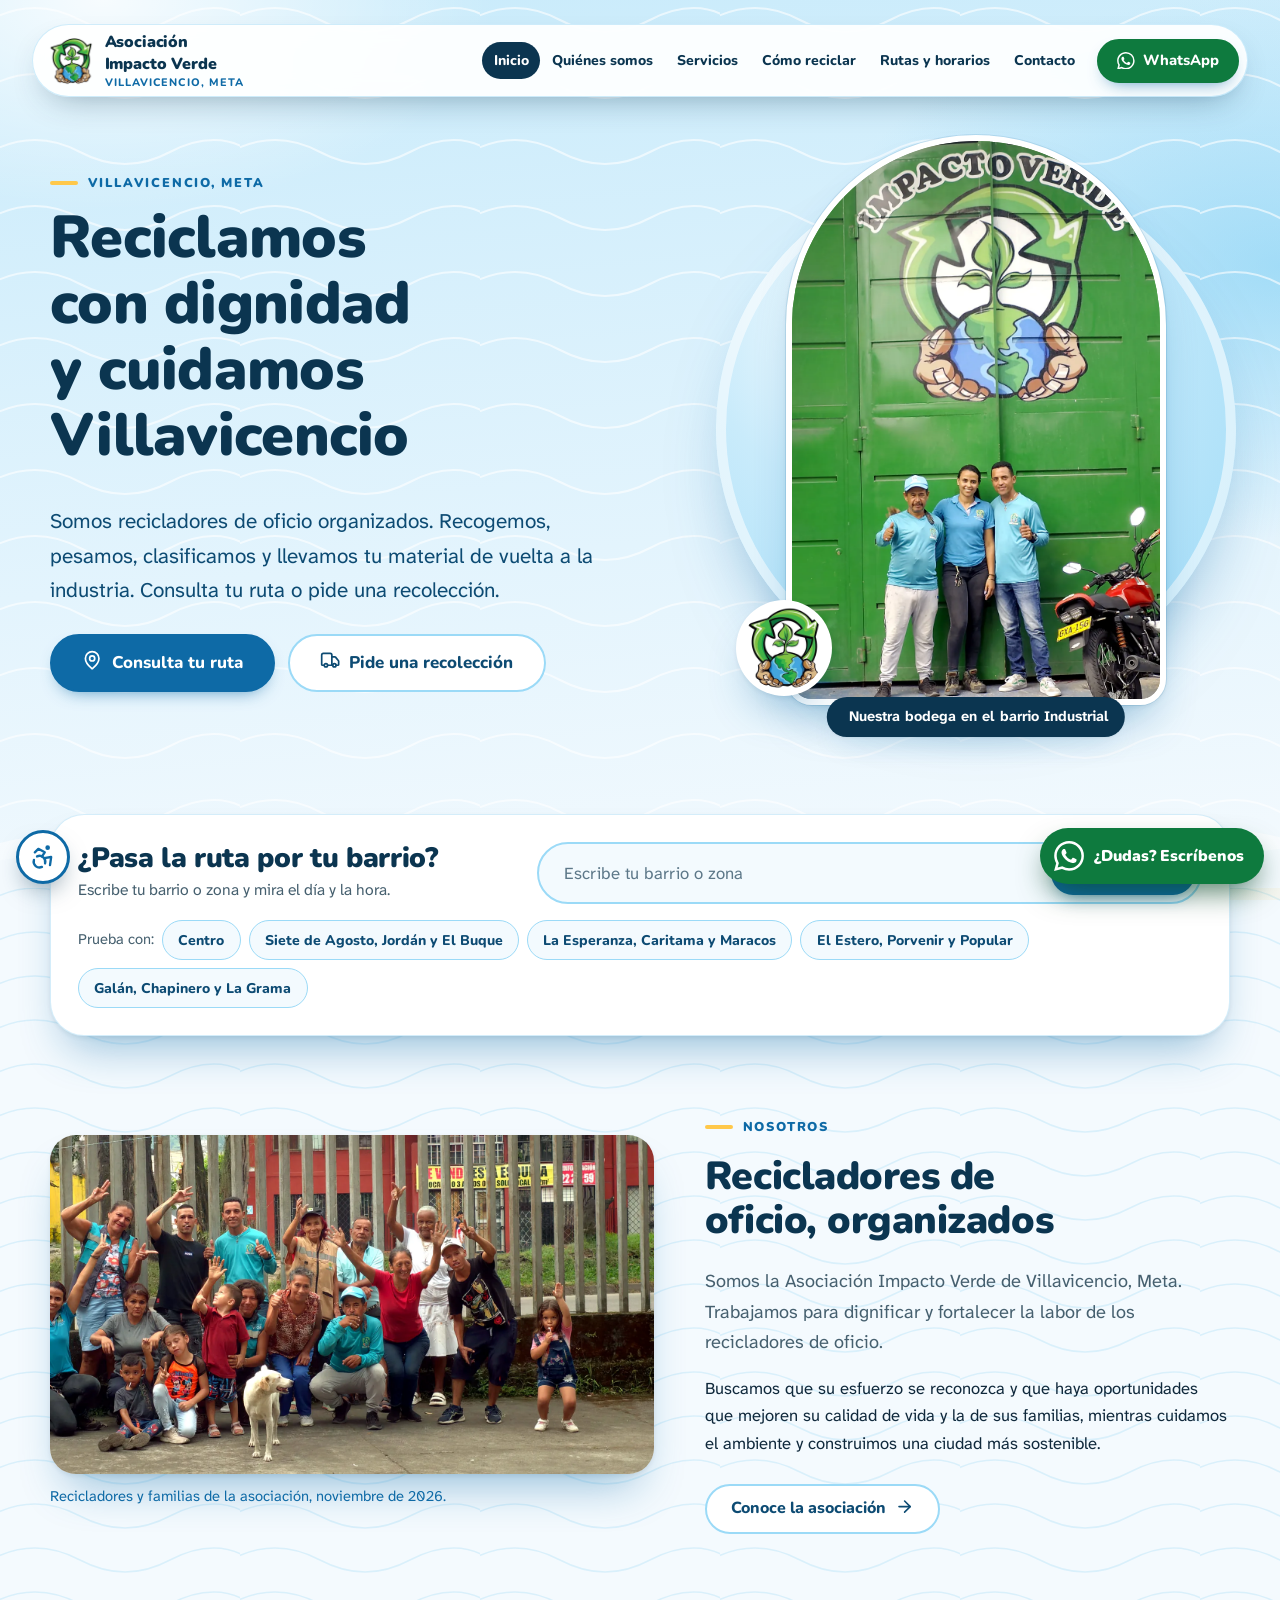
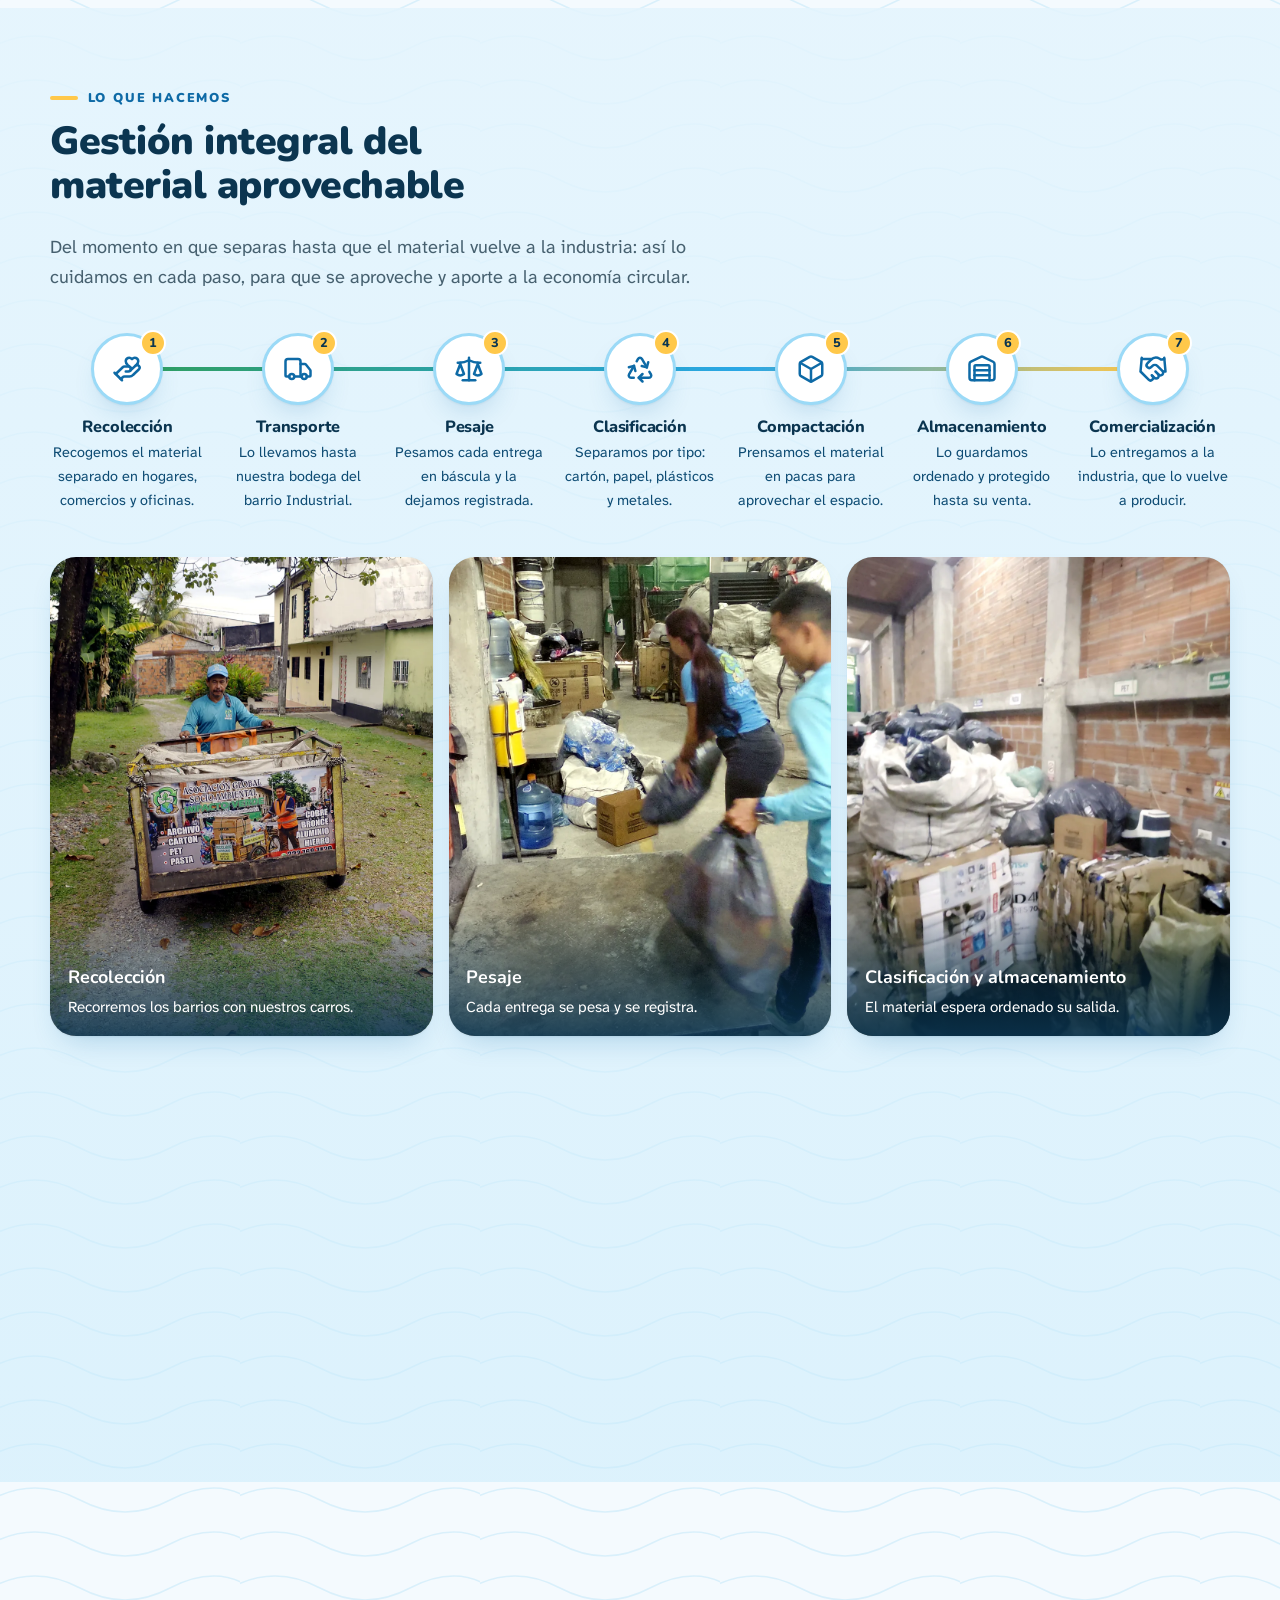
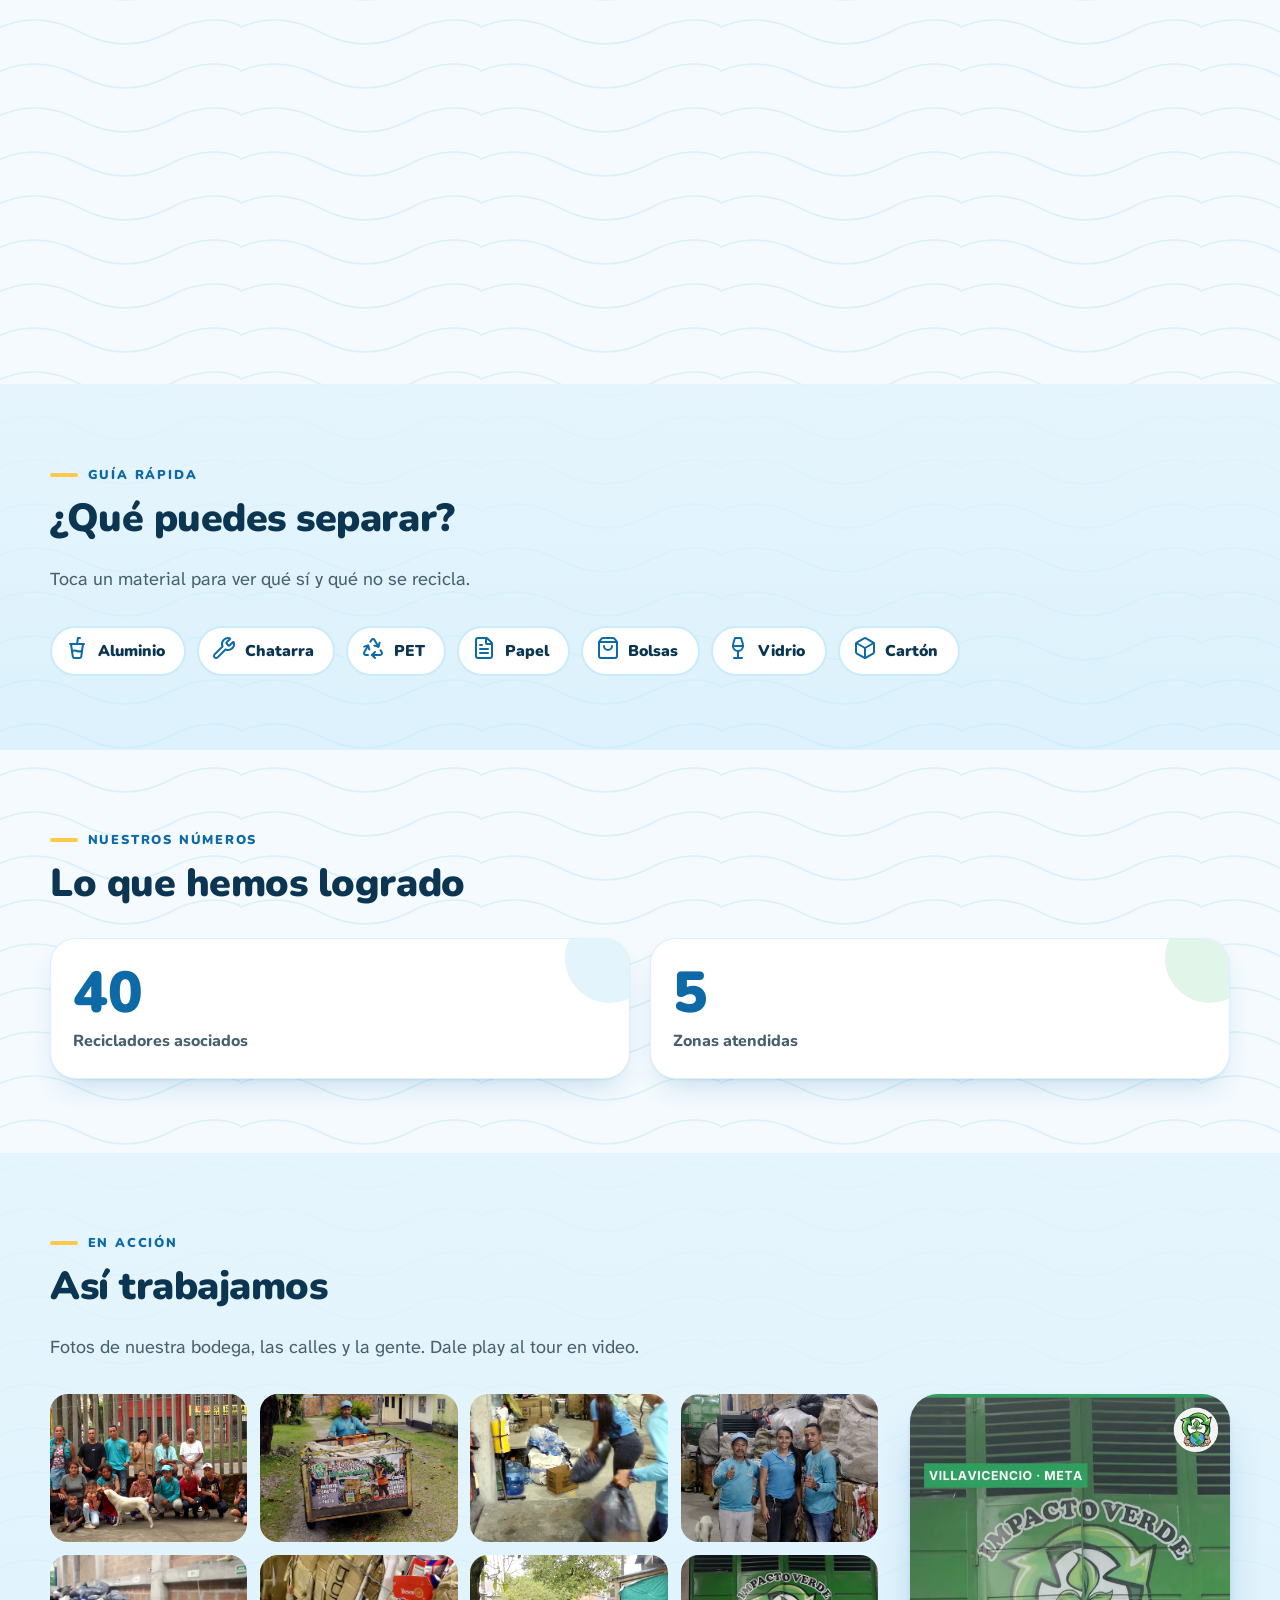
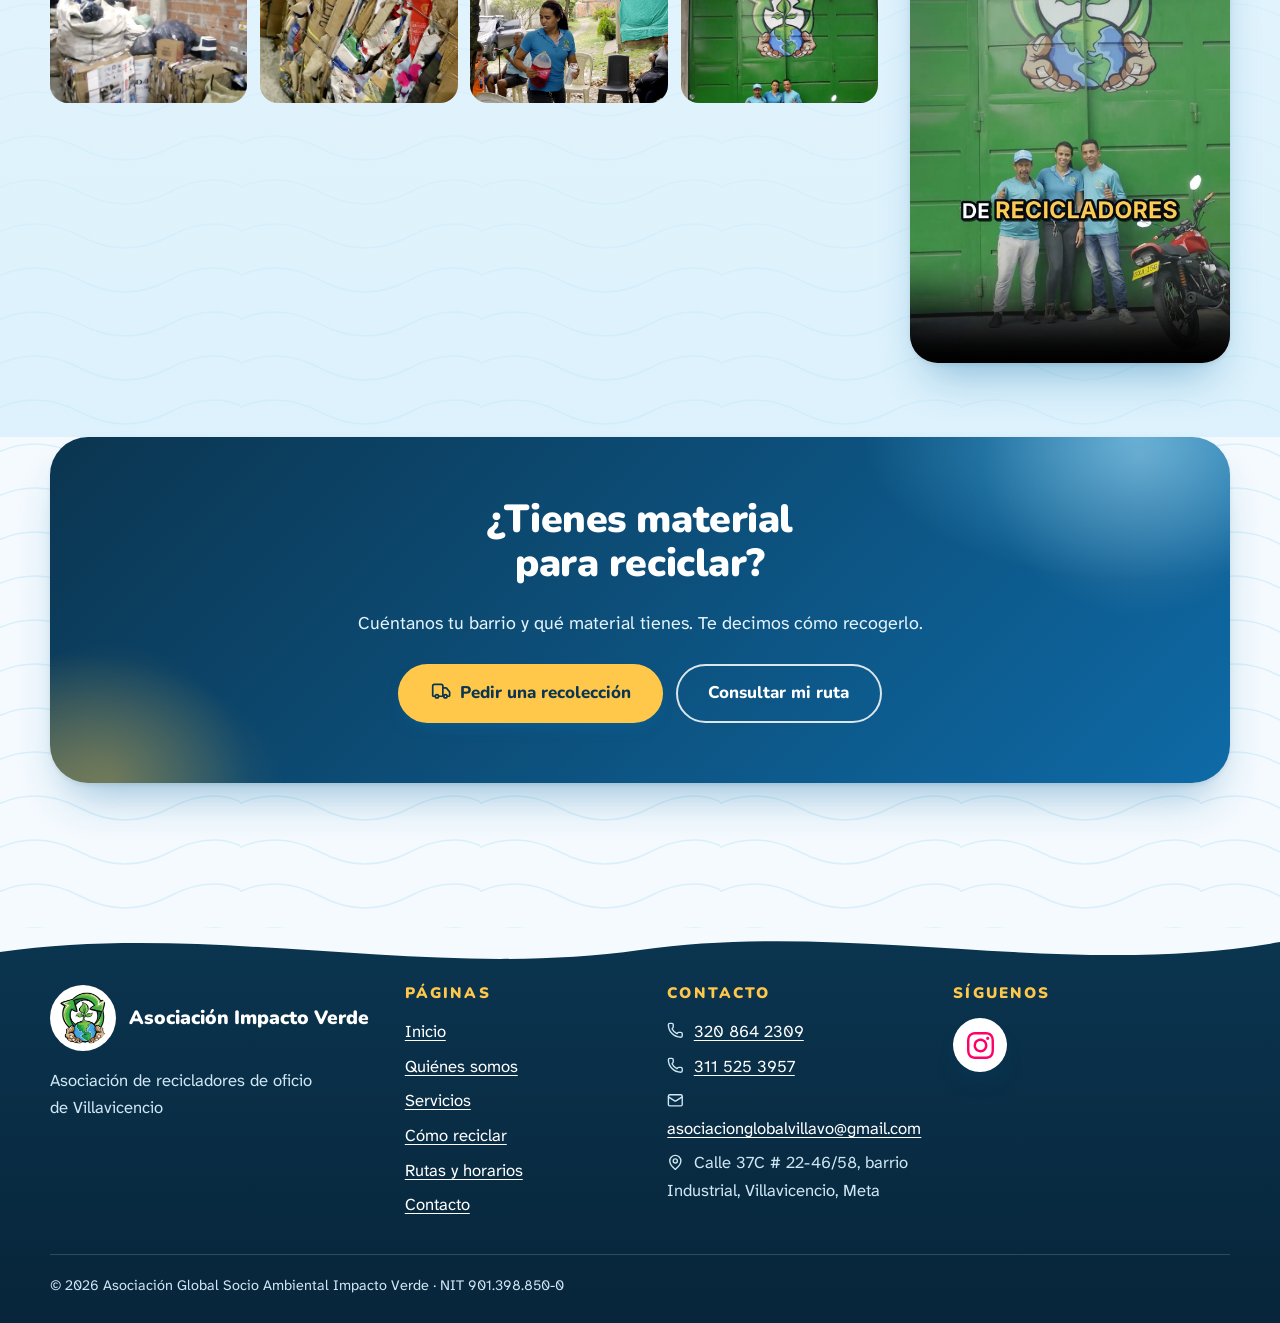
<file: index.html>
<!doctype html>
<html lang="es">
<head>
<meta charset="utf-8">
<meta name="viewport" content="width=device-width, initial-scale=1">
<title>Asociación Impacto Verde · Reciclaje en tu ciudad</title>
<meta name="description" content="Consulta tu ruta, aprende a separar tus residuos y pide una recolección de material reciclable.">
<meta name="theme-color" content="#0b3550">
<meta property="og:type" content="website">
<meta property="og:locale" content="es_CO">
<meta property="og:title" content="Asociación Impacto Verde · Reciclaje en tu ciudad">
<meta property="og:description" content="Consulta tu ruta, aprende a separar tus residuos y pide una recolección de material reciclable.">
<meta property="og:image" content="img/og-image.jpg">
<link rel="icon" type="image/png" sizes="48x48" href="img/favicon-32.png">
<link rel="apple-touch-icon" href="img/apple-touch-icon.png">
<link rel="preload" href="fonts/nunito-latin-wght-normal.woff2" as="font" type="font/woff2" crossorigin>
<link rel="preload" href="fonts/atkinson-hyperlegible-next-latin-wght-normal.woff2" as="font" type="font/woff2" crossorigin>
<link rel="stylesheet" href="css/styles.css?v=20261123">
<script>try{var d=document.documentElement,t=localStorage.getItem('tam');if(t)d.dataset.tam=t;if(localStorage.getItem('contraste')==='1')d.classList.add('alto-contraste');}catch(e){}document.documentElement.classList.add('con-js');</script>
</head>
<body data-page="inicio">
<main id="contenido">

<section class="heroe">
  <div class="contenedor heroe__grid">
    <div>
      <span class="etiqueta" data-bind="empresa.ciudad">Reciclaje en tu ciudad</span>
      <h1 data-bind="inicio.titular">Reciclamos con dignidad y cuidamos Villavicencio</h1>
      <p data-bind="inicio.subtitulo">Somos recicladores de oficio organizados. Recogemos, pesamos, clasificamos y llevamos tu material de vuelta a la industria. Consulta tu ruta o pide una recolección.</p>
      <div class="heroe__acciones">
        <a class="btn btn--grande" href="rutas-y-horarios.html"><span data-icon="map-pin"></span> Consulta tu ruta</a>
        <a class="btn btn--borde btn--grande" href="contacto.html?asunto=solicitud#formulario" data-wa-recoleccion><span data-icon="truck"></span> Pide una recolección</a>
      </div>
    </div>
    <div class="heroe__media">
      <div class="heroe__sol" aria-hidden="true"></div>
      <div class="heroe__marco">
        <video class="heroe__video" autoplay muted loop playsinline preload="metadata" poster="img/fotos/fachada-mural.webp" width="720" height="1080" aria-hidden="true"><source src="video/fachada.mp4" type="video/mp4"></video>
      </div>
      <img class="heroe__sello" src="img/logo-sm.png?v=20261123" width="200" height="200" alt="">
      <p class="heroe__pie"><span data-icon="map-pin"></span> Nuestra bodega en el barrio Industrial</p>
    </div>
  </div>
  <span class="hoja-vuela" aria-hidden="true"></span><span class="hoja-vuela hoja-vuela--2" aria-hidden="true"></span><span class="hoja-vuela" aria-hidden="true"></span><span class="hoja-vuela hoja-vuela--2" aria-hidden="true"></span><span class="hoja-vuela" aria-hidden="true"></span>
  <svg class="ola" viewBox="0 0 1440 100" preserveAspectRatio="none" aria-hidden="true" focusable="false"><path class="o1" d="M0,52 C180,12 360,92 600,56 C840,20 1040,82 1240,44 C1330,28 1390,36 1440,46 L1440,100 L0,100 Z"/><path class="o2" d="M0,70 C220,34 420,100 700,66 C960,36 1200,92 1440,58 L1440,100 L0,100 Z"/></svg>
</section>

<div class="buscar-banda">
  <div class="contenedor">
    <div class="buscar reveal">
      <div class="buscar__texto">
        <h2>¿Pasa la ruta por tu barrio?</h2>
        <p>Escribe tu barrio o zona y mira el día y la hora.</p>
      </div>
      <form class="buscar__form" id="form-buscar" role="search" novalidate>
        <label for="buscar-zona" class="solo-lectores">Busca tu barrio o zona</label>
        <div class="buscar__pill">
          <span data-icon="map-pin"></span>
          <input id="buscar-zona" type="search" list="lista-zonas" placeholder="Escribe tu barrio o zona" autocomplete="off" enterkeyhint="search">
          <button class="btn btn--chico" type="submit" aria-label="Ver mi ruta"><span data-icon="search"></span><span class="txt">Ver mi ruta</span></button>
        </div>
        <datalist id="lista-zonas"></datalist>
      </form>
      <div class="buscar__extra">
        <div class="chips-zona" id="chips-zona"></div>
        <div class="buscador__res" id="buscar-res" aria-live="polite"></div>
      </div>
    </div>
  </div>
</div>

<section class="seccion" id="nosotros">
  <div class="contenedor nos-grid">
    <figure class="foto reveal"><img src="img/fotos/grupo-celebra.webp" width="1600" height="900" loading="lazy" alt="Recicladores de Impacto Verde y sus familias celebrando juntos en Villavicencio"><figcaption>Recicladores y familias de la asociación, noviembre de 2026.</figcaption></figure>
    <div class="nos-txt reveal">
      <span class="etiqueta">Nosotros</span>
      <h2>Recicladores de oficio, organizados</h2>
      <p class="lead">Somos la Asociación Impacto Verde de Villavicencio, Meta. Trabajamos para dignificar y fortalecer la labor de los recicladores de oficio.</p>
      <p>Buscamos que su esfuerzo se reconozca y que haya oportunidades que mejoren su calidad de vida y la de sus familias, mientras cuidamos el ambiente y construimos una ciudad más sostenible.</p>
      <a class="btn btn--borde" href="quienes-somos.html">Conoce la asociación <span data-icon="arrow-right"></span></a>
    </div>
  </div>
</section>
<section class="seccion seccion--cielo" id="etapas"><div class="contenedor"><div class="seccion__cab reveal"><span class="etiqueta">Lo que hacemos</span><h2>Gestión integral del material aprovechable</h2><p class="lead">Del momento en que separas hasta que el material vuelve a la industria: así lo cuidamos en cada paso, para que se aproveche y aporte a la economía circular.</p></div><ol class="etapas reveal" aria-label="Etapas del servicio"><li class="etapa"><span class="etapa__ico" data-icon="hand-heart"></span><h3>Recolección</h3><p>Recogemos el material separado en hogares, comercios y oficinas.</p></li><li class="etapa"><span class="etapa__ico" data-icon="truck"></span><h3>Transporte</h3><p>Lo llevamos hasta nuestra bodega del barrio Industrial.</p></li><li class="etapa"><span class="etapa__ico" data-icon="scale"></span><h3>Pesaje</h3><p>Pesamos cada entrega en báscula y la dejamos registrada.</p></li><li class="etapa"><span class="etapa__ico" data-icon="recycle"></span><h3>Clasificación</h3><p>Separamos por tipo: cartón, papel, plásticos y metales.</p></li><li class="etapa"><span class="etapa__ico" data-icon="box"></span><h3>Compactación</h3><p>Prensamos el material en pacas para aprovechar el espacio.</p></li><li class="etapa"><span class="etapa__ico" data-icon="warehouse"></span><h3>Almacenamiento</h3><p>Lo guardamos ordenado y protegido hasta su venta.</p></li><li class="etapa"><span class="etapa__ico" data-icon="handshake"></span><h3>Comercialización</h3><p>Lo entregamos a la industria, que lo vuelve a producir.</p></li></ol><div class="momentos">
      <figure class="momento reveal"><img src="img/fotos/recolector-carro.webp" width="1000" height="1250" loading="lazy" alt="Reciclador de Impacto Verde empujando su carro de recolección por una calle del barrio"><figcaption><b>Recolección</b> Recorremos los barrios con nuestros carros.</figcaption></figure>
      <figure class="momento reveal"><img src="img/fotos/pesaje.webp" width="1000" height="1250" loading="lazy" alt="Integrante de la asociación pesando una bolsa de material en la báscula de la bodega"><figcaption><b>Pesaje</b> Cada entrega se pesa y se registra.</figcaption></figure>
      <figure class="momento reveal"><img src="img/fotos/bodega-interior.webp" width="1000" height="1250" loading="lazy" alt="Interior de la bodega con lonas de material clasificado"><figcaption><b>Clasificación y almacenamiento</b> El material espera ordenado su salida.</figcaption></figure>
    </div><div class="extras">
      <article class="extra reveal"><figure class="extra__foto"><img src="img/fotos/jornada.webp" width="1600" height="900" loading="lazy" alt="Jornada de la asociación con familias y recicladores compartiendo al aire libre"></figure>
        <div class="extra__txt"><span class="icono-caja" data-icon="megaphone"></span><h3>Sensibilización a usuarios</h3><p>Brindamos capacitaciones y jornadas de sensibilización ambiental para promover la correcta separación en la fuente, fortalecer la cultura del reciclaje y el aprovechamiento responsable de los materiales.</p></div></article>
      <article class="extra reveal"><figure class="extra__foto"><img src="img/fotos/pacas-carton.webp" width="900" height="1125" loading="lazy" alt="Pacas de cartón compactado en la bodega"></figure>
        <div class="extra__txt"><span class="icono-caja" data-icon="file-check"></span><h3>Certificación de aprovechamiento</h3><p>Emitimos certificaciones que respaldan las cantidades de material recuperadas y gestionadas, como soporte de su adecuada disposición y de tu aporte a la sostenibilidad.</p></div></article>
    </div></div></section>
<section class="seccion" id="proceso">
  <div class="contenedor">
    <div class="seccion__cab reveal">
      <span class="etiqueta">Cómo participar</span>
      <h2>Tu parte es separar</h2>
      <p class="lead">Separas en casa y nosotros nos encargamos del resto.</p>
    </div>
    <ol class="pasos">
  <li class="reveal"><h3>Separa en casa</h3><p>Pon en una bolsa aparte lo que se puede reciclar. Limpio y seco rinde más.</p></li>
  <li class="reveal"><h3>Recolectamos</h3><p>Un reciclador de la asociación pasa por tu ruta y recoge el material.</p></li>
  <li class="reveal"><h3>Clasificamos en bodega</h3><p>El material se separa por tipo, se pesa y se alista para entregarlo.</p></li>
  <li class="reveal"><h3>Llega a la industria</h3><p>La industria lo transforma en nuevos productos y el ciclo vuelve a empezar.</p></li>
</ol>
  </div>
</section>

<section class="seccion seccion--cielo" id="material">
  <div class="contenedor">
    <div class="seccion__cab reveal">
      <span class="etiqueta">Guía rápida</span>
      <h2>¿Qué puedes separar?</h2>
      <p class="lead">Toca un material para ver qué sí y qué no se recicla.</p>
    </div>
    <div class="chips-material reveal">
      <a class="chip-material" href="como-reciclar.html#aluminio"><span data-icon="cup-soda"></span>Aluminio</a>
      <a class="chip-material" href="como-reciclar.html#chatarra"><span data-icon="wrench"></span>Chatarra</a>
      <a class="chip-material" href="como-reciclar.html#pet"><span data-icon="recycle"></span>PET</a>
      <a class="chip-material" href="como-reciclar.html#papel"><span data-icon="file-text"></span>Papel</a>
      <a class="chip-material" href="como-reciclar.html#bolsas"><span data-icon="shopping-bag"></span>Bolsas</a>
      <a class="chip-material" href="como-reciclar.html#vidrio"><span data-icon="wine"></span>Vidrio</a>
      <a class="chip-material" href="como-reciclar.html#carton"><span data-icon="box"></span>Cartón</a>
    </div>
  </div>
</section>

<section class="seccion" id="sec-cifras" hidden>
  <div class="contenedor">
    <div class="seccion__cab reveal"><span class="etiqueta">Nuestros números</span><h2>Lo que hemos logrado</h2></div>
    <div id="cifras"></div>
  </div>
</section>

<section class="seccion" id="sec-social" style="padding-top:0">
  <div class="contenedor"><div id="social-caja"></div></div>
</section>

<section class="seccion seccion--cielo" id="sec-galeria" hidden>
  <div class="contenedor">
    <div class="seccion__cab reveal"><span class="etiqueta">En acción</span><h2>Así trabajamos</h2><p class="lead">Fotos de nuestra bodega, las calles y la gente. Dale play al tour en video.</p></div>
    <div class="galeria-wrap" id="galeria-wrap">
      <div id="galeria"></div>
      <div id="video-caja"></div>
    </div>
  </div>
</section>
<dialog class="visor" id="visor" aria-label="Foto ampliada"><button type="button" data-cerrar aria-label="Cerrar foto">✕</button><img alt=""></dialog>

<section class="seccion" id="sec-noticias">
  <div class="contenedor">
    <div class="seccion__cab reveal"><span class="etiqueta">Noticias</span><h2>Lo último que hacemos</h2></div>
    <div id="ultimas-noticias"></div>
    <p style="margin-top:1.4rem"><a class="btn btn--borde" href="noticias.html">Ver todas las noticias <span data-icon="arrow-right"></span></a></p>
  </div>
</section>

<section class="seccion" style="padding-top:0">
  <div class="contenedor">
    <div class="cta-final reveal">
      <h2>¿Tienes material para reciclar?</h2>
      <p>Cuéntanos tu barrio y qué material tienes. Te decimos cómo recogerlo.</p>
      <div class="heroe__acciones">
        <a class="btn btn--sol btn--grande" href="contacto.html?asunto=solicitud#formulario" data-wa-recoleccion><span data-icon="truck"></span> Pedir una recolección</a>
        <a class="btn btn--borde-claro btn--grande" href="rutas-y-horarios.html">Consultar mi ruta</a>
      </div>
    </div>
  </div>
</section>

</main>

<script src="js/icons.js?v=20261123" defer></script>
<script src="js/app.js?v=20261123" defer></script>
</body>
</html>
</file>
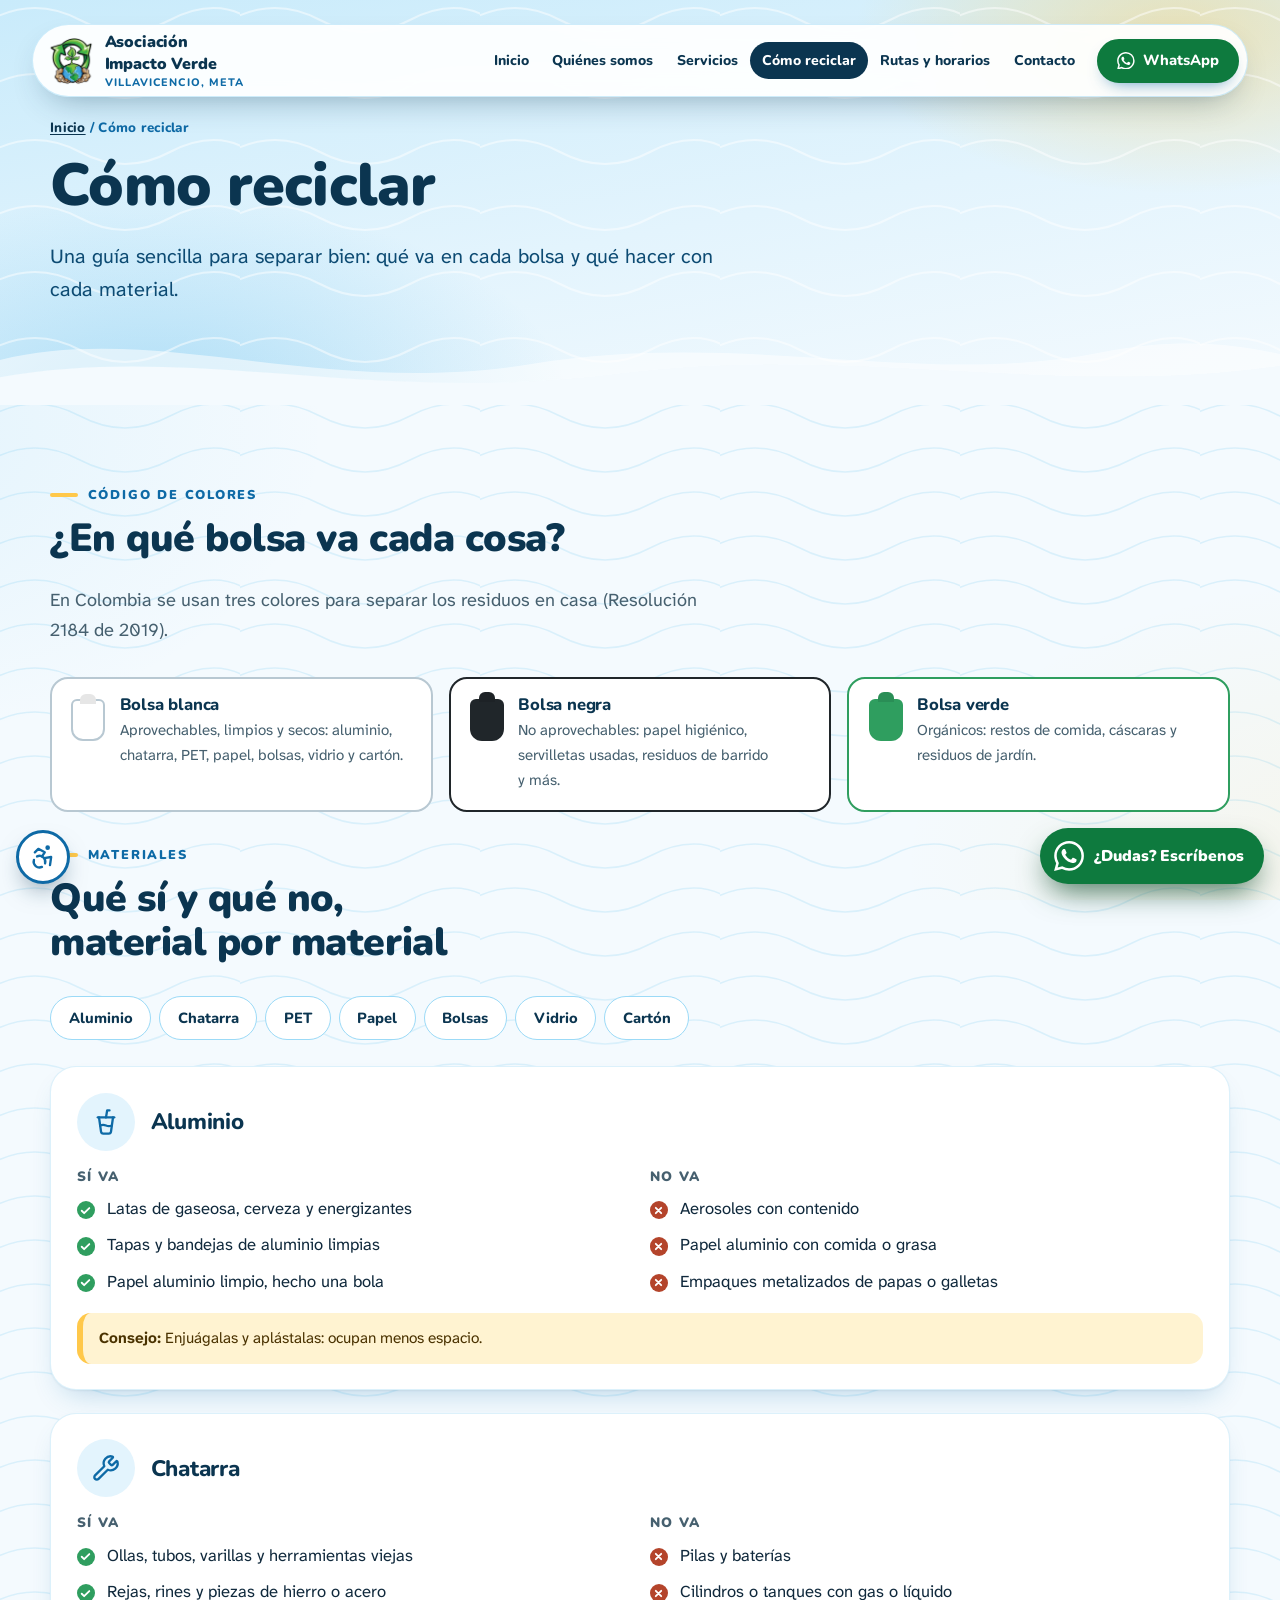
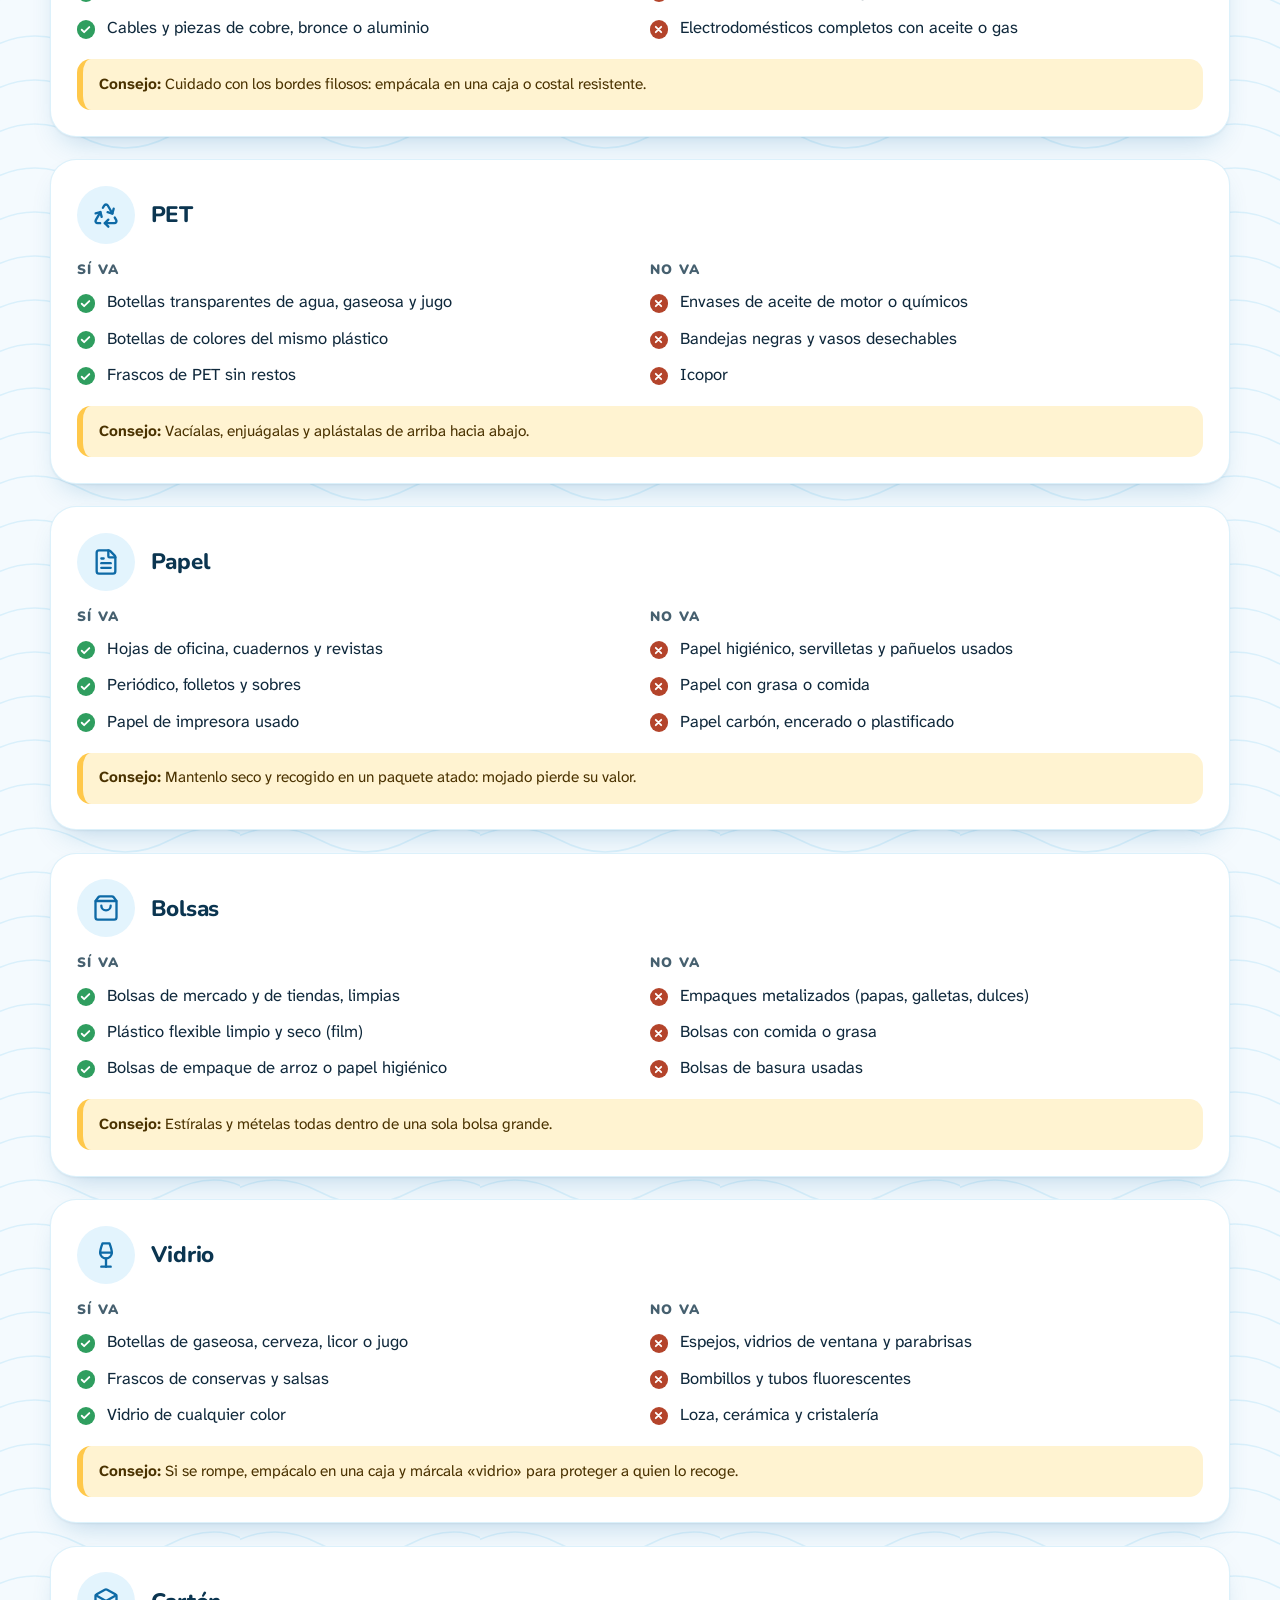
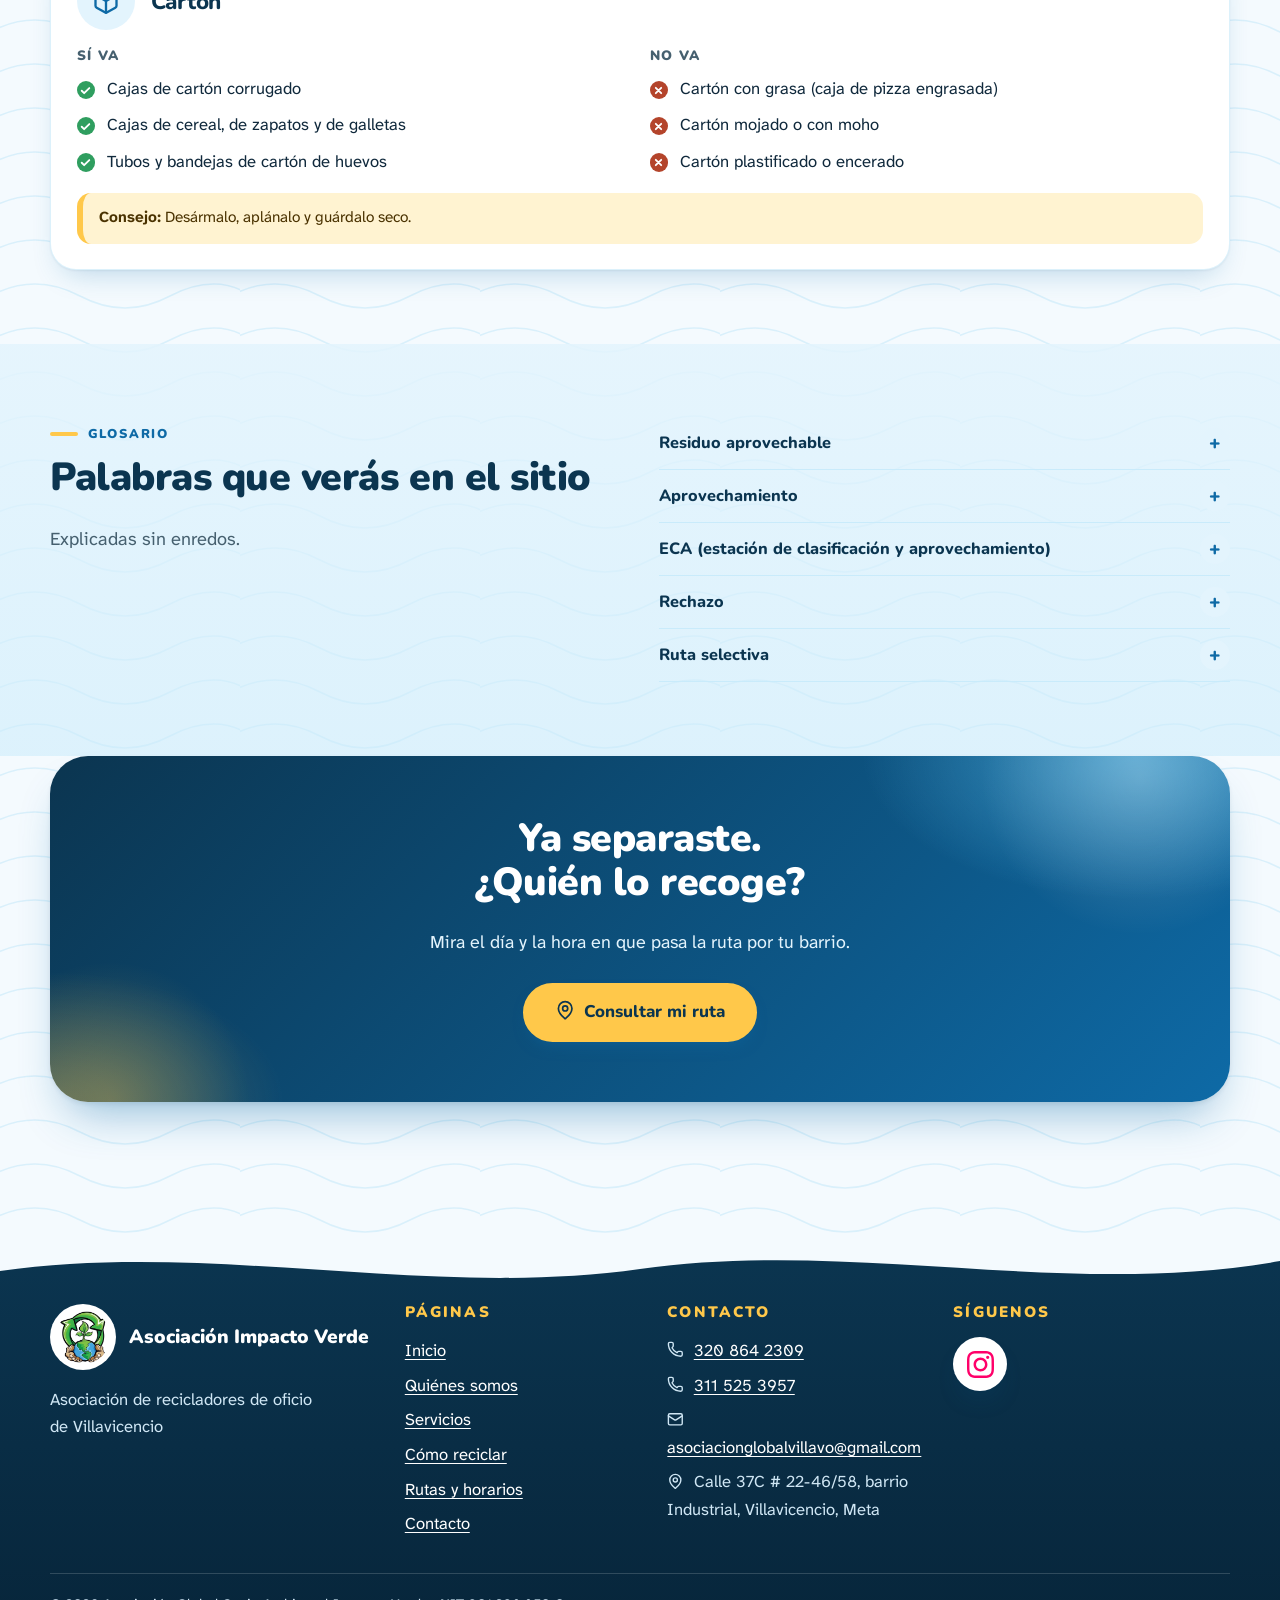
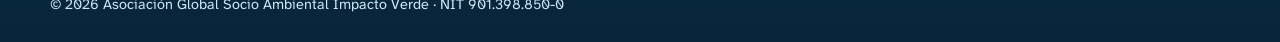
<file: como-reciclar.html>
<!doctype html>
<html lang="es">
<head>
<meta charset="utf-8">
<meta name="viewport" content="width=device-width, initial-scale=1">
<title>Cómo reciclar · Asociación Impacto Verde</title>
<meta name="description" content="Guía para separar aluminio, chatarra, PET, papel, bolsas, vidrio y cartón, y qué va en cada bolsa.">
<meta name="theme-color" content="#0b3550">
<meta property="og:type" content="website">
<meta property="og:locale" content="es_CO">
<meta property="og:title" content="Cómo reciclar · Asociación Impacto Verde">
<meta property="og:description" content="Guía para separar aluminio, chatarra, PET, papel, bolsas, vidrio y cartón, y qué va en cada bolsa.">
<meta property="og:image" content="img/og-image.jpg">
<link rel="icon" type="image/png" sizes="48x48" href="img/favicon-32.png">
<link rel="apple-touch-icon" href="img/apple-touch-icon.png">
<link rel="preload" href="fonts/nunito-latin-wght-normal.woff2" as="font" type="font/woff2" crossorigin>
<link rel="preload" href="fonts/atkinson-hyperlegible-next-latin-wght-normal.woff2" as="font" type="font/woff2" crossorigin>
<link rel="stylesheet" href="css/styles.css?v=20261123">
<script>try{var d=document.documentElement,t=localStorage.getItem('tam');if(t)d.dataset.tam=t;if(localStorage.getItem('contraste')==='1')d.classList.add('alto-contraste');}catch(e){}document.documentElement.classList.add('con-js');</script>
</head>
<body data-page="reciclar">
<main id="contenido">
<section class="portada-pagina">
  <div class="contenedor">
    <p class="migas"><a href="index.html">Inicio</a> / Cómo reciclar</p>
    <h1>Cómo reciclar</h1>
    <p>Una guía sencilla para separar bien: qué va en cada bolsa y qué hacer con cada material.</p>
  </div>
  <svg class="ola" viewBox="0 0 1440 100" preserveAspectRatio="none" aria-hidden="true" focusable="false"><path class="o1" d="M0,52 C180,12 360,92 600,56 C840,20 1040,82 1240,44 C1330,28 1390,36 1440,46 L1440,100 L0,100 Z"/><path class="o2" d="M0,70 C220,34 420,100 700,66 C960,36 1200,92 1440,58 L1440,100 L0,100 Z"/></svg>
</section>
<section class="seccion">
  <div class="contenedor">
    <div class="pendiente" role="note"><strong>Información pendiente</strong>Esta es una guía general de separación. Confirma con la asociación qué materiales recibe cada ruta y ajusta los textos si hace falta.</div>
    <div class="seccion__cab reveal"><span class="etiqueta">Código de colores</span><h2>¿En qué bolsa va cada cosa?</h2><p class="lead">En Colombia se usan tres colores para separar los residuos en casa (Resolución 2184 de 2019).</p></div>
    <div class="bolsas reveal">
      <div class="bolsa-tipo bolsa-tipo--blanca"><i></i><div><h3>Bolsa blanca</h3><p>Aprovechables, limpios y secos: aluminio, chatarra, PET, papel, bolsas, vidrio y cartón.</p></div></div>
      <div class="bolsa-tipo bolsa-tipo--negra"><i></i><div><h3>Bolsa negra</h3><p>No aprovechables: papel higiénico, servilletas usadas, residuos de barrido y más.</p></div></div>
      <div class="bolsa-tipo bolsa-tipo--verde"><i></i><div><h3>Bolsa verde</h3><p>Orgánicos: restos de comida, cáscaras y residuos de jardín.</p></div></div>
    </div>
    <div class="seccion__cab reveal"><span class="etiqueta">Materiales</span><h2>Qué sí y qué no, material por material</h2></div>
    <nav class="indice reveal" aria-label="Materiales"><a href="#aluminio">Aluminio</a><a href="#chatarra">Chatarra</a><a href="#pet">PET</a><a href="#papel">Papel</a><a href="#bolsas">Bolsas</a><a href="#vidrio">Vidrio</a><a href="#carton">Cartón</a></nav>
    <div class="rejilla" style="gap:1.4rem">
    <article class="tarjeta tarjeta--plana material reveal" id="aluminio">
      <div class="material__cab"><div class="icono-caja" data-icon="cup-soda"></div><h3>Aluminio</h3></div>
      <div class="dos-col">
        <div><h4>Sí va</h4><ul class="lista-chulos"><li>Latas de gaseosa, cerveza y energizantes</li><li>Tapas y bandejas de aluminio limpias</li><li>Papel aluminio limpio, hecho una bola</li></ul></div>
        <div><h4>No va</h4><ul class="lista-chulos lista-equis"><li>Aerosoles con contenido</li><li>Papel aluminio con comida o grasa</li><li>Empaques metalizados de papas o galletas</li></ul></div>
      </div>
      <p class="consejo"><strong>Consejo:</strong> Enjuágalas y aplástalas: ocupan menos espacio.</p>
    </article>
    <article class="tarjeta tarjeta--plana material reveal" id="chatarra">
      <div class="material__cab"><div class="icono-caja" data-icon="wrench"></div><h3>Chatarra</h3></div>
      <div class="dos-col">
        <div><h4>Sí va</h4><ul class="lista-chulos"><li>Ollas, tubos, varillas y herramientas viejas</li><li>Rejas, rines y piezas de hierro o acero</li><li>Cables y piezas de cobre, bronce o aluminio</li></ul></div>
        <div><h4>No va</h4><ul class="lista-chulos lista-equis"><li>Pilas y baterías</li><li>Cilindros o tanques con gas o líquido</li><li>Electrodomésticos completos con aceite o gas</li></ul></div>
      </div>
      <p class="consejo"><strong>Consejo:</strong> Cuidado con los bordes filosos: empácala en una caja o costal resistente.</p>
    </article>
    <article class="tarjeta tarjeta--plana material reveal" id="pet">
      <div class="material__cab"><div class="icono-caja" data-icon="recycle"></div><h3>PET</h3></div>
      <div class="dos-col">
        <div><h4>Sí va</h4><ul class="lista-chulos"><li>Botellas transparentes de agua, gaseosa y jugo</li><li>Botellas de colores del mismo plástico</li><li>Frascos de PET sin restos</li></ul></div>
        <div><h4>No va</h4><ul class="lista-chulos lista-equis"><li>Envases de aceite de motor o químicos</li><li>Bandejas negras y vasos desechables</li><li>Icopor</li></ul></div>
      </div>
      <p class="consejo"><strong>Consejo:</strong> Vacíalas, enjuágalas y aplástalas de arriba hacia abajo.</p>
    </article>
    <article class="tarjeta tarjeta--plana material reveal" id="papel">
      <div class="material__cab"><div class="icono-caja" data-icon="file-text"></div><h3>Papel</h3></div>
      <div class="dos-col">
        <div><h4>Sí va</h4><ul class="lista-chulos"><li>Hojas de oficina, cuadernos y revistas</li><li>Periódico, folletos y sobres</li><li>Papel de impresora usado</li></ul></div>
        <div><h4>No va</h4><ul class="lista-chulos lista-equis"><li>Papel higiénico, servilletas y pañuelos usados</li><li>Papel con grasa o comida</li><li>Papel carbón, encerado o plastificado</li></ul></div>
      </div>
      <p class="consejo"><strong>Consejo:</strong> Mantenlo seco y recogido en un paquete atado: mojado pierde su valor.</p>
    </article>
    <article class="tarjeta tarjeta--plana material reveal" id="bolsas">
      <div class="material__cab"><div class="icono-caja" data-icon="shopping-bag"></div><h3>Bolsas</h3></div>
      <div class="dos-col">
        <div><h4>Sí va</h4><ul class="lista-chulos"><li>Bolsas de mercado y de tiendas, limpias</li><li>Plástico flexible limpio y seco (film)</li><li>Bolsas de empaque de arroz o papel higiénico</li></ul></div>
        <div><h4>No va</h4><ul class="lista-chulos lista-equis"><li>Empaques metalizados (papas, galletas, dulces)</li><li>Bolsas con comida o grasa</li><li>Bolsas de basura usadas</li></ul></div>
      </div>
      <p class="consejo"><strong>Consejo:</strong> Estíralas y mételas todas dentro de una sola bolsa grande.</p>
    </article>
    <article class="tarjeta tarjeta--plana material reveal" id="vidrio">
      <div class="material__cab"><div class="icono-caja" data-icon="wine"></div><h3>Vidrio</h3></div>
      <div class="dos-col">
        <div><h4>Sí va</h4><ul class="lista-chulos"><li>Botellas de gaseosa, cerveza, licor o jugo</li><li>Frascos de conservas y salsas</li><li>Vidrio de cualquier color</li></ul></div>
        <div><h4>No va</h4><ul class="lista-chulos lista-equis"><li>Espejos, vidrios de ventana y parabrisas</li><li>Bombillos y tubos fluorescentes</li><li>Loza, cerámica y cristalería</li></ul></div>
      </div>
      <p class="consejo"><strong>Consejo:</strong> Si se rompe, empácalo en una caja y márcala «vidrio» para proteger a quien lo recoge.</p>
    </article>
    <article class="tarjeta tarjeta--plana material reveal" id="carton">
      <div class="material__cab"><div class="icono-caja" data-icon="box"></div><h3>Cartón</h3></div>
      <div class="dos-col">
        <div><h4>Sí va</h4><ul class="lista-chulos"><li>Cajas de cartón corrugado</li><li>Cajas de cereal, de zapatos y de galletas</li><li>Tubos y bandejas de cartón de huevos</li></ul></div>
        <div><h4>No va</h4><ul class="lista-chulos lista-equis"><li>Cartón con grasa (caja de pizza engrasada)</li><li>Cartón mojado o con moho</li><li>Cartón plastificado o encerado</li></ul></div>
      </div>
      <p class="consejo"><strong>Consejo:</strong> Desármalo, aplánalo y guárdalo seco.</p>
    </article>
    </div>
  </div>
</section>
<section class="seccion seccion--cielo">
  <div class="contenedor dos-col">
    <div class="seccion__cab reveal" style="margin:0"><span class="etiqueta">Glosario</span><h2>Palabras que verás en el sitio</h2><p class="lead">Explicadas sin enredos.</p></div>
    <div class="glosario reveal">
      <details><summary>Residuo aprovechable</summary><p>Material que puede volver a usarse o transformarse en un producto nuevo: papel, cartón, vidrio, metales y plásticos, entre otros.</p></details>
      <details><summary>Aprovechamiento</summary><p>El conjunto de pasos que hacen que esos materiales vuelvan a la industria: recolección selectiva, transporte, clasificación y pesaje.</p></details>
      <details><summary>ECA (estación de clasificación y aprovechamiento)</summary><p>La bodega donde se recibe el material, se separa por tipo, se pesa y se alista para entregarlo.</p></details>
      <details><summary>Rechazo</summary><p>La parte del material que llega mezclada, mojada o sucia y ya no se puede aprovechar.</p></details>
      <details><summary>Ruta selectiva</summary><p>El recorrido, con día y horario, en que un reciclador pasa por un barrio para recoger el material que separaste.</p></details>
    </div>
  </div>
</section>
<section class="seccion" style="padding-top:0">
  <div class="contenedor">
    <div class="cta-final reveal">
      <h2>Ya separaste. ¿Quién lo recoge?</h2>
      <p>Mira el día y la hora en que pasa la ruta por tu barrio.</p>
      <div class="heroe__acciones"><a class="btn btn--sol btn--grande" href="rutas-y-horarios.html"><span data-icon="map-pin"></span> Consultar mi ruta</a></div>
    </div>
  </div>
</section>

</main>

<script src="js/icons.js?v=20261123" defer></script>
<script src="js/app.js?v=20261123" defer></script>
</body>
</html>
</file>
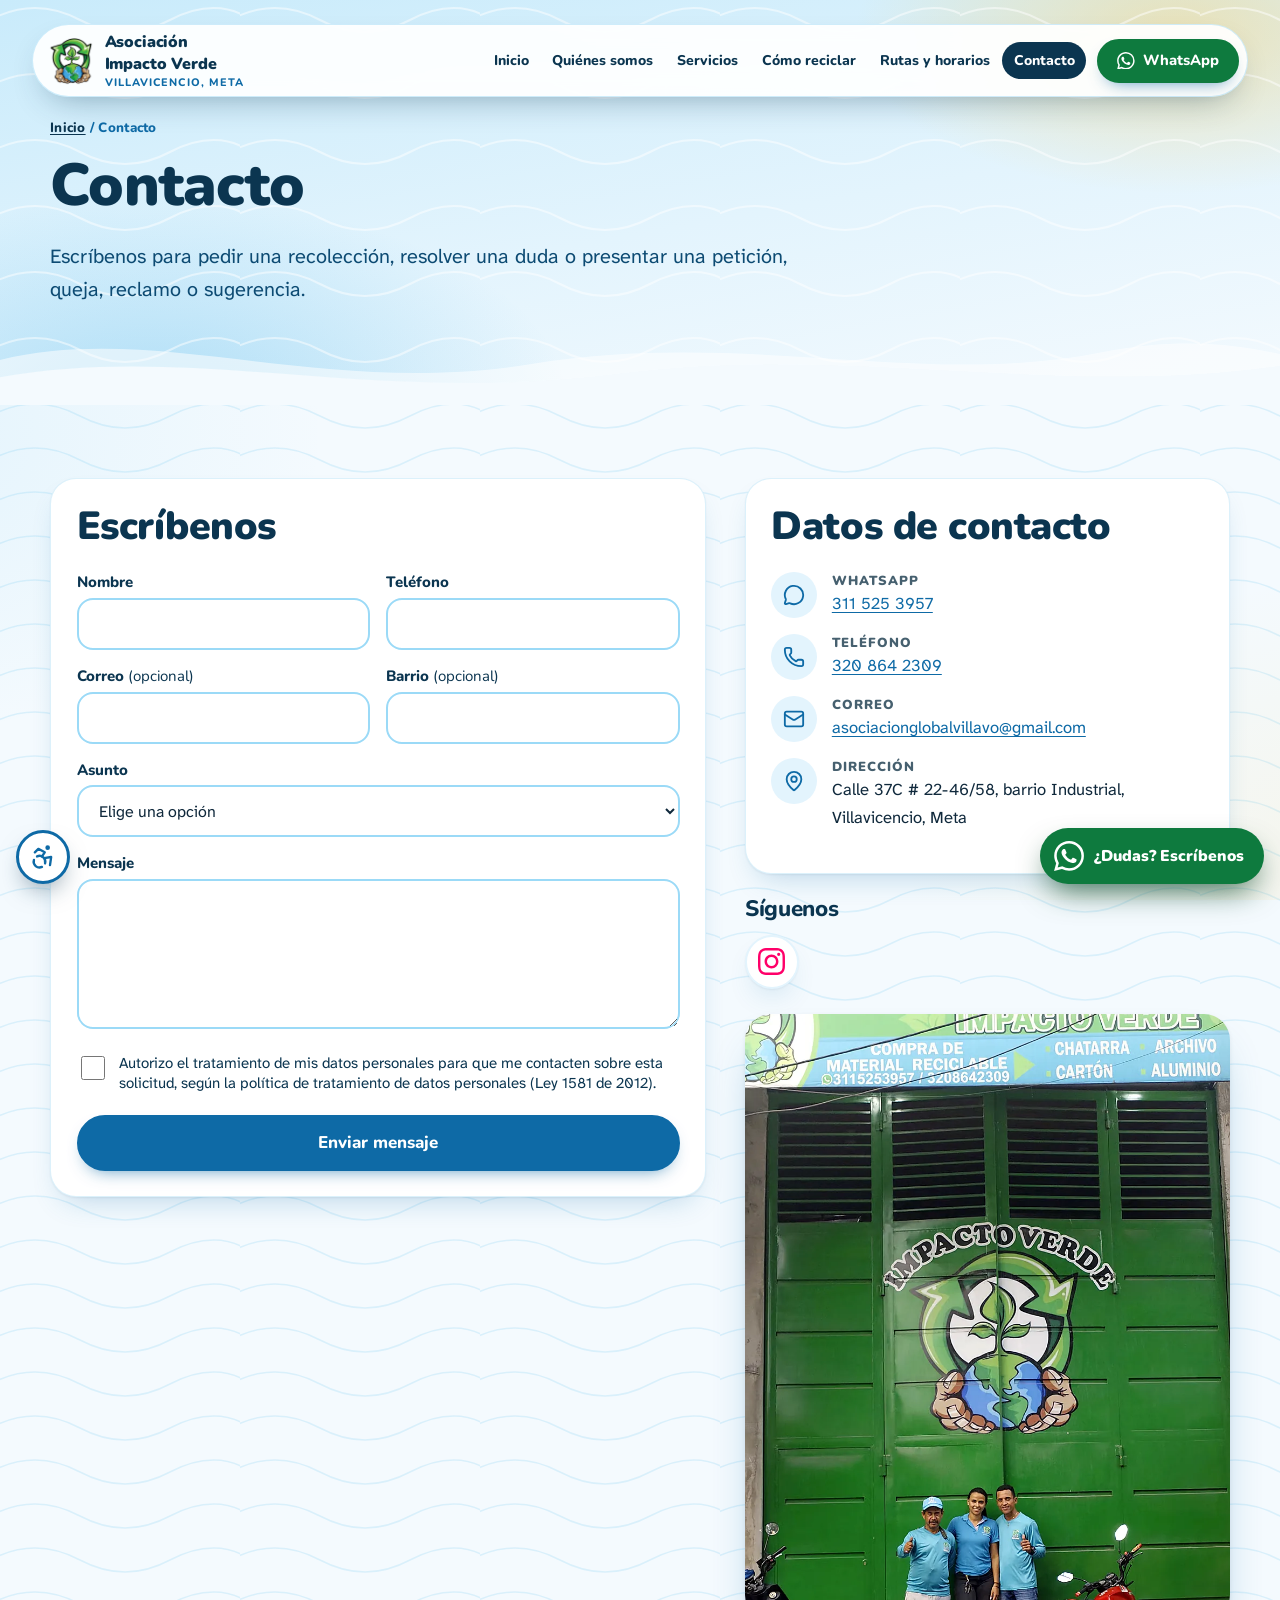
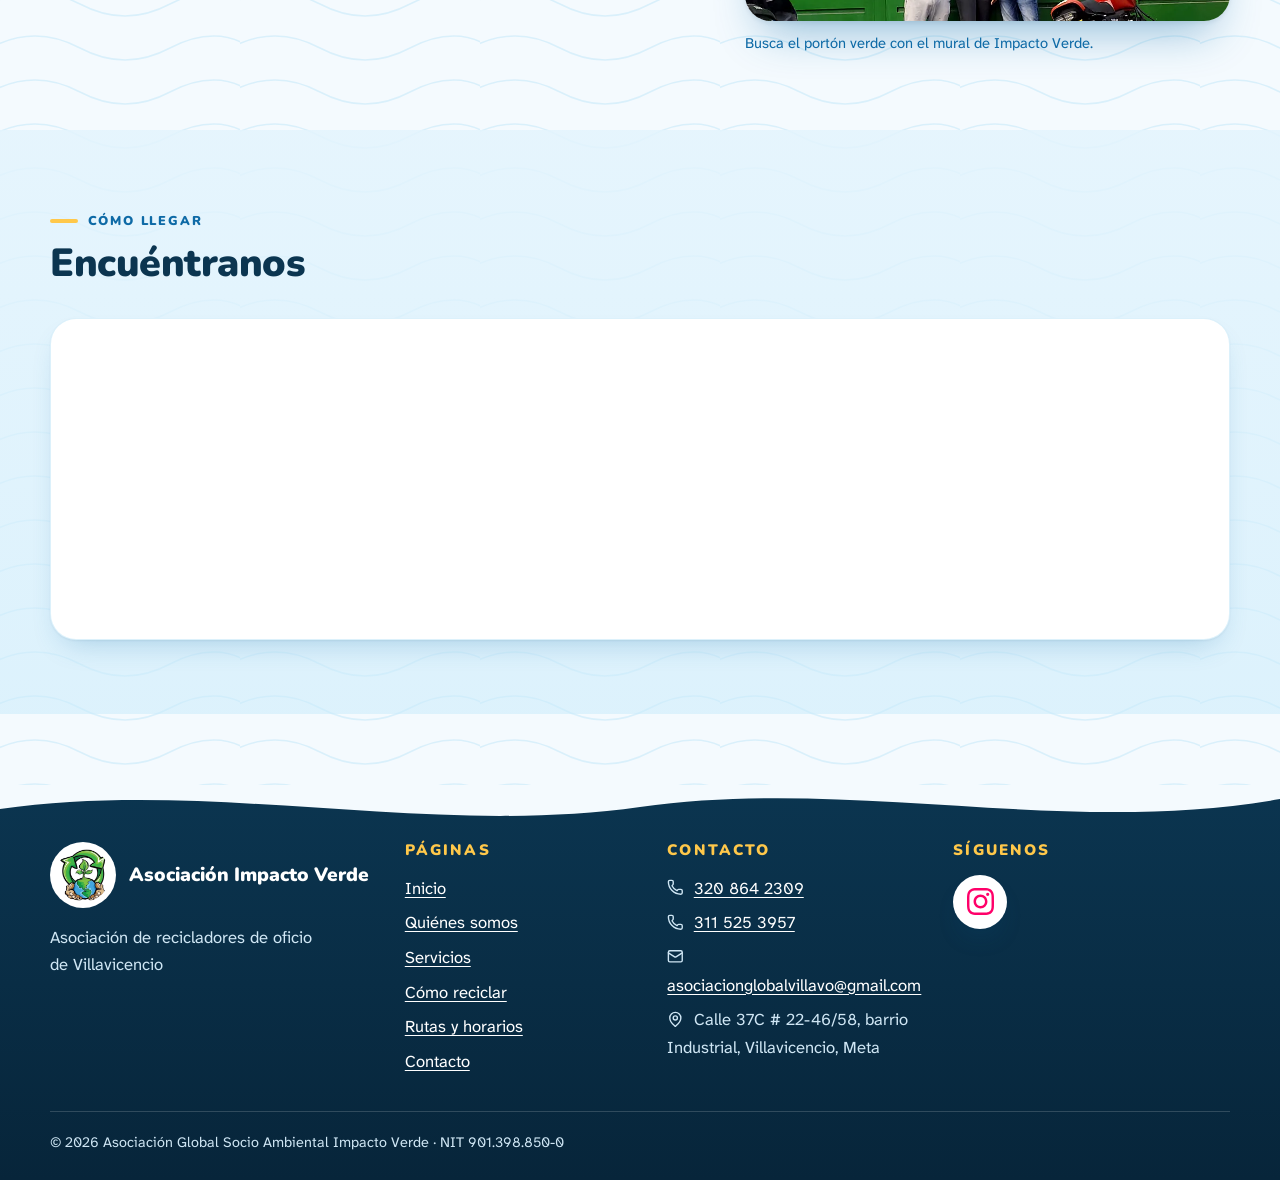
<file: contacto.html>
<!doctype html>
<html lang="es">
<head>
<meta charset="utf-8">
<meta name="viewport" content="width=device-width, initial-scale=1">
<title>Contacto · Asociación Impacto Verde</title>
<meta name="description" content="Escríbenos por WhatsApp o por el formulario: solicitudes, peticiones, quejas, reclamos y sugerencias.">
<meta name="theme-color" content="#0b3550">
<meta property="og:type" content="website">
<meta property="og:locale" content="es_CO">
<meta property="og:title" content="Contacto · Asociación Impacto Verde">
<meta property="og:description" content="Escríbenos por WhatsApp o por el formulario: solicitudes, peticiones, quejas, reclamos y sugerencias.">
<meta property="og:image" content="img/og-image.jpg">
<link rel="icon" type="image/png" sizes="48x48" href="img/favicon-32.png">
<link rel="apple-touch-icon" href="img/apple-touch-icon.png">
<link rel="preload" href="fonts/nunito-latin-wght-normal.woff2" as="font" type="font/woff2" crossorigin>
<link rel="preload" href="fonts/atkinson-hyperlegible-next-latin-wght-normal.woff2" as="font" type="font/woff2" crossorigin>
<link rel="stylesheet" href="css/styles.css?v=20261123">
<script>try{var d=document.documentElement,t=localStorage.getItem('tam');if(t)d.dataset.tam=t;if(localStorage.getItem('contraste')==='1')d.classList.add('alto-contraste');}catch(e){}document.documentElement.classList.add('con-js');</script>
</head>
<body data-page="contacto">
<main id="contenido">
<section class="portada-pagina">
  <div class="contenedor">
    <p class="migas"><a href="index.html">Inicio</a> / Contacto</p>
    <h1>Contacto</h1>
    <p>Escríbenos para pedir una recolección, resolver una duda o presentar una petición, queja, reclamo o sugerencia.</p>
  </div>
  <svg class="ola" viewBox="0 0 1440 100" preserveAspectRatio="none" aria-hidden="true" focusable="false"><path class="o1" d="M0,52 C180,12 360,92 600,56 C840,20 1040,82 1240,44 C1330,28 1390,36 1440,46 L1440,100 L0,100 Z"/><path class="o2" d="M0,70 C220,34 420,100 700,66 C960,36 1200,92 1440,58 L1440,100 L0,100 Z"/></svg>
</section>
<section class="seccion">
  <div class="contenedor contacto-grid">
    <div class="tarjeta tarjeta--plana reveal">
      <h2>Escríbenos</h2>
      <div id="f-aviso" class="aviso-form" hidden></div>
      <form class="form" id="formulario" name="contacto" method="POST" action="/contacto?enviado=1" data-netlify="true" netlify-honeypot="campo-trampa" novalidate>
        <input type="hidden" name="form-name" value="contacto">
        <input type="hidden" name="subject" value="Nuevo mensaje desde el sitio web (%{formName})">
        <p class="trampa" aria-hidden="true"><label>No llenes este campo: <input name="campo-trampa" tabindex="-1" autocomplete="off"></label></p>
        <div class="form__fila">
          <div><label for="f-nombre">Nombre</label><input class="campo" id="f-nombre" name="nombre" type="text" autocomplete="name" required></div>
          <div><label for="f-telefono">Teléfono</label><input class="campo" id="f-telefono" name="telefono" type="tel" inputmode="tel" autocomplete="tel" required></div>
        </div>
        <div class="form__fila">
          <div><label for="f-correo">Correo <span style="font-weight:400">(opcional)</span></label><input class="campo" id="f-correo" name="correo" type="email" inputmode="email" autocomplete="email" spellcheck="false"></div>
          <div><label for="f-barrio">Barrio <span style="font-weight:400">(opcional)</span></label><input class="campo" id="f-barrio" name="barrio" type="text" list="lista-barrios" autocomplete="off"><datalist id="lista-barrios"></datalist></div>
        </div>
        <div><label for="f-asunto">Asunto</label>
          <select class="campo" id="f-asunto" name="asunto" required>
            <option value="">Elige una opción</option>
            <option value="solicitud">Solicitud (pedir una recolección o información)</option>
            <option value="peticion">Petición</option>
            <option value="queja">Queja</option>
            <option value="reclamo">Reclamo</option>
            <option value="sugerencia">Sugerencia</option>
          </select></div>
        <div><label for="f-mensaje">Mensaje</label><textarea class="campo" id="f-mensaje" name="mensaje" required></textarea></div>
        <div>
          <label class="form__consent" style="font-weight:400;font-family:var(--f-texto)"><input type="checkbox" name="consentimiento" value="si" required><span id="consent-texto"></span></label>
          <div id="consent-pend"></div>
        </div>
        <button class="btn btn--grande" type="submit"><span>Enviar mensaje</span></button>
      </form>
    </div>
    <aside>
      <div class="tarjeta tarjeta--plana reveal">
        <h2>Datos de contacto</h2>
        <ul class="datos-contacto" id="c-datos"></ul>
      </div>
      <div class="reveal" id="c-redes" style="margin-top:1.4rem"></div>
      <figure class="foto foto--fachada reveal"><img src="img/fotos/fachada-letrero.webp" width="900" height="1542" loading="lazy" alt="Fachada de la bodega de Impacto Verde con su portón verde y el mural de la asociación"><figcaption>Busca el portón verde con el mural de Impacto Verde.</figcaption></figure>
    </aside>
  </div>
</section>
<section class="seccion seccion--cielo" id="c-sec-mapa">
  <div class="contenedor">
    <div class="seccion__cab reveal"><span class="etiqueta">Cómo llegar</span><h2>Encuéntranos</h2></div>
    <div id="c-mapa"></div>
  </div>
</section>

</main>

<script src="js/icons.js?v=20261123" defer></script>
<script src="js/app.js?v=20261123" defer></script>
</body>
</html>
</file>
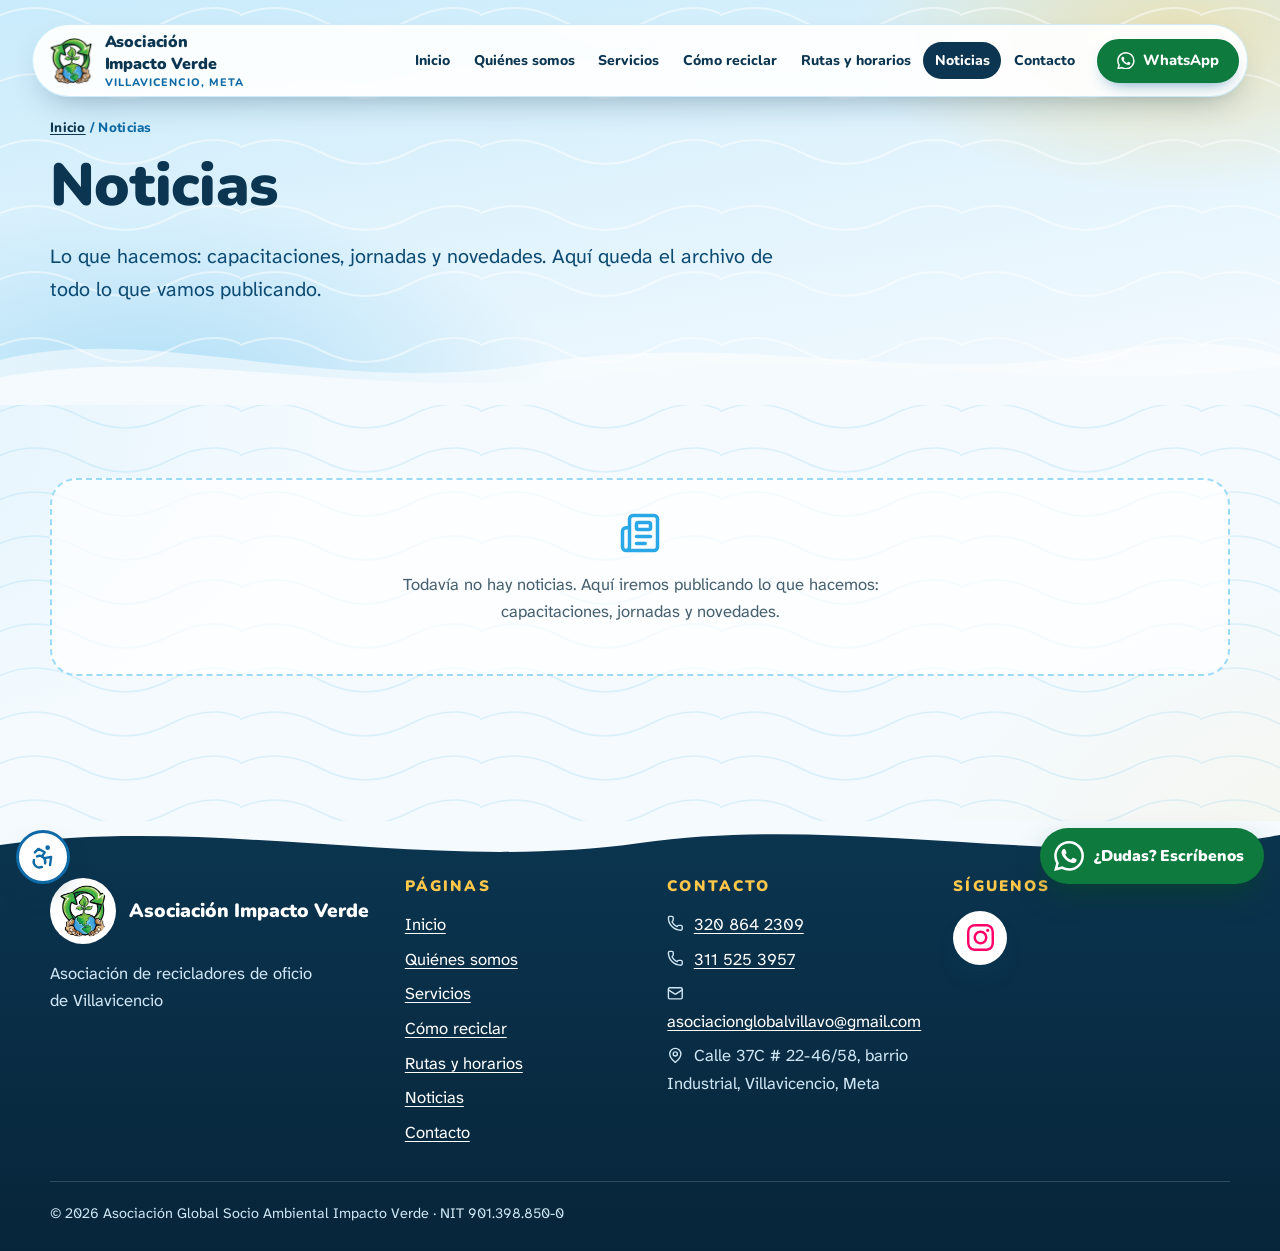
<file: noticias.html>
<!doctype html>
<html lang="es">
<head>
<meta charset="utf-8">
<meta name="viewport" content="width=device-width, initial-scale=1">
<title>Noticias · Asociación Impacto Verde</title>
<meta name="description" content="Noticias y novedades de la asociación de recicladores.">
<meta name="theme-color" content="#0b3550">
<meta property="og:type" content="website">
<meta property="og:locale" content="es_CO">
<meta property="og:title" content="Noticias · Asociación Impacto Verde">
<meta property="og:description" content="Noticias y novedades de la asociación de recicladores.">
<meta property="og:image" content="img/og-image.jpg">
<link rel="icon" type="image/png" sizes="48x48" href="img/favicon-32.png">
<link rel="apple-touch-icon" href="img/apple-touch-icon.png">
<link rel="preload" href="fonts/nunito-latin-wght-normal.woff2" as="font" type="font/woff2" crossorigin>
<link rel="preload" href="fonts/atkinson-hyperlegible-next-latin-wght-normal.woff2" as="font" type="font/woff2" crossorigin>
<link rel="stylesheet" href="css/styles.css?v=20261123">
<script>try{var d=document.documentElement,t=localStorage.getItem('tam');if(t)d.dataset.tam=t;if(localStorage.getItem('contraste')==='1')d.classList.add('alto-contraste');}catch(e){}document.documentElement.classList.add('con-js');</script>
</head>
<body data-page="noticias">
<main id="contenido">
<section class="portada-pagina">
  <div class="contenedor">
    <p class="migas"><a href="index.html">Inicio</a> / Noticias</p>
    <h1>Noticias</h1>
    <p>Lo que hacemos: capacitaciones, jornadas y novedades. Aquí queda el archivo de todo lo que vamos publicando.</p>
  </div>
  <svg class="ola" viewBox="0 0 1440 100" preserveAspectRatio="none" aria-hidden="true" focusable="false"><path class="o1" d="M0,52 C180,12 360,92 600,56 C840,20 1040,82 1240,44 C1330,28 1390,36 1440,46 L1440,100 L0,100 Z"/><path class="o2" d="M0,70 C220,34 420,100 700,66 C960,36 1200,92 1440,58 L1440,100 L0,100 Z"/></svg>
</section>
<section class="seccion">
  <div class="contenedor">
    <div class="grafica__cab" id="n-filtro"><div><label for="n-anio" class="solo-lectores">Filtrar por año</label><select id="n-anio" class="campo" style="min-width:200px"></select></div></div>
    <div id="n-lista"></div>
  </div>
</section>

</main>

<script src="js/icons.js?v=20261123" defer></script>
<script src="js/app.js?v=20261123" defer></script>
</body>
</html>
</file>
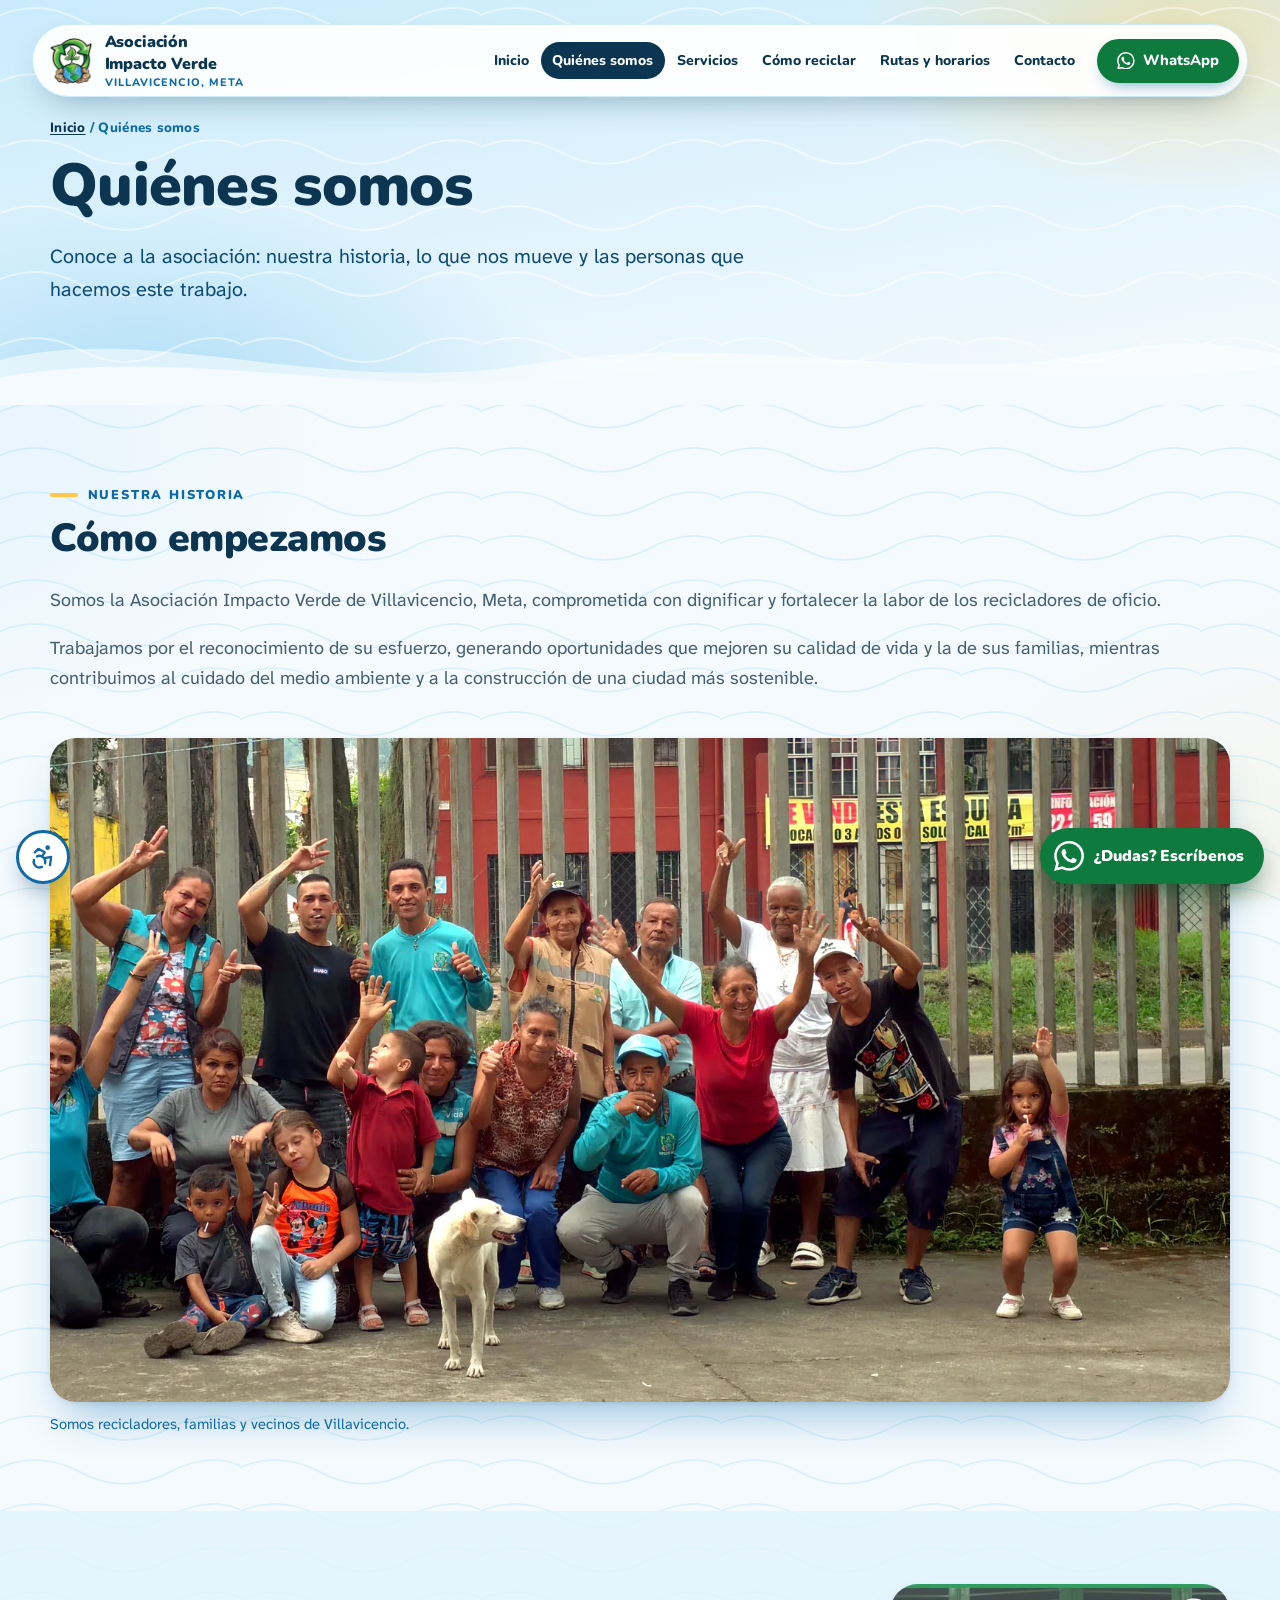
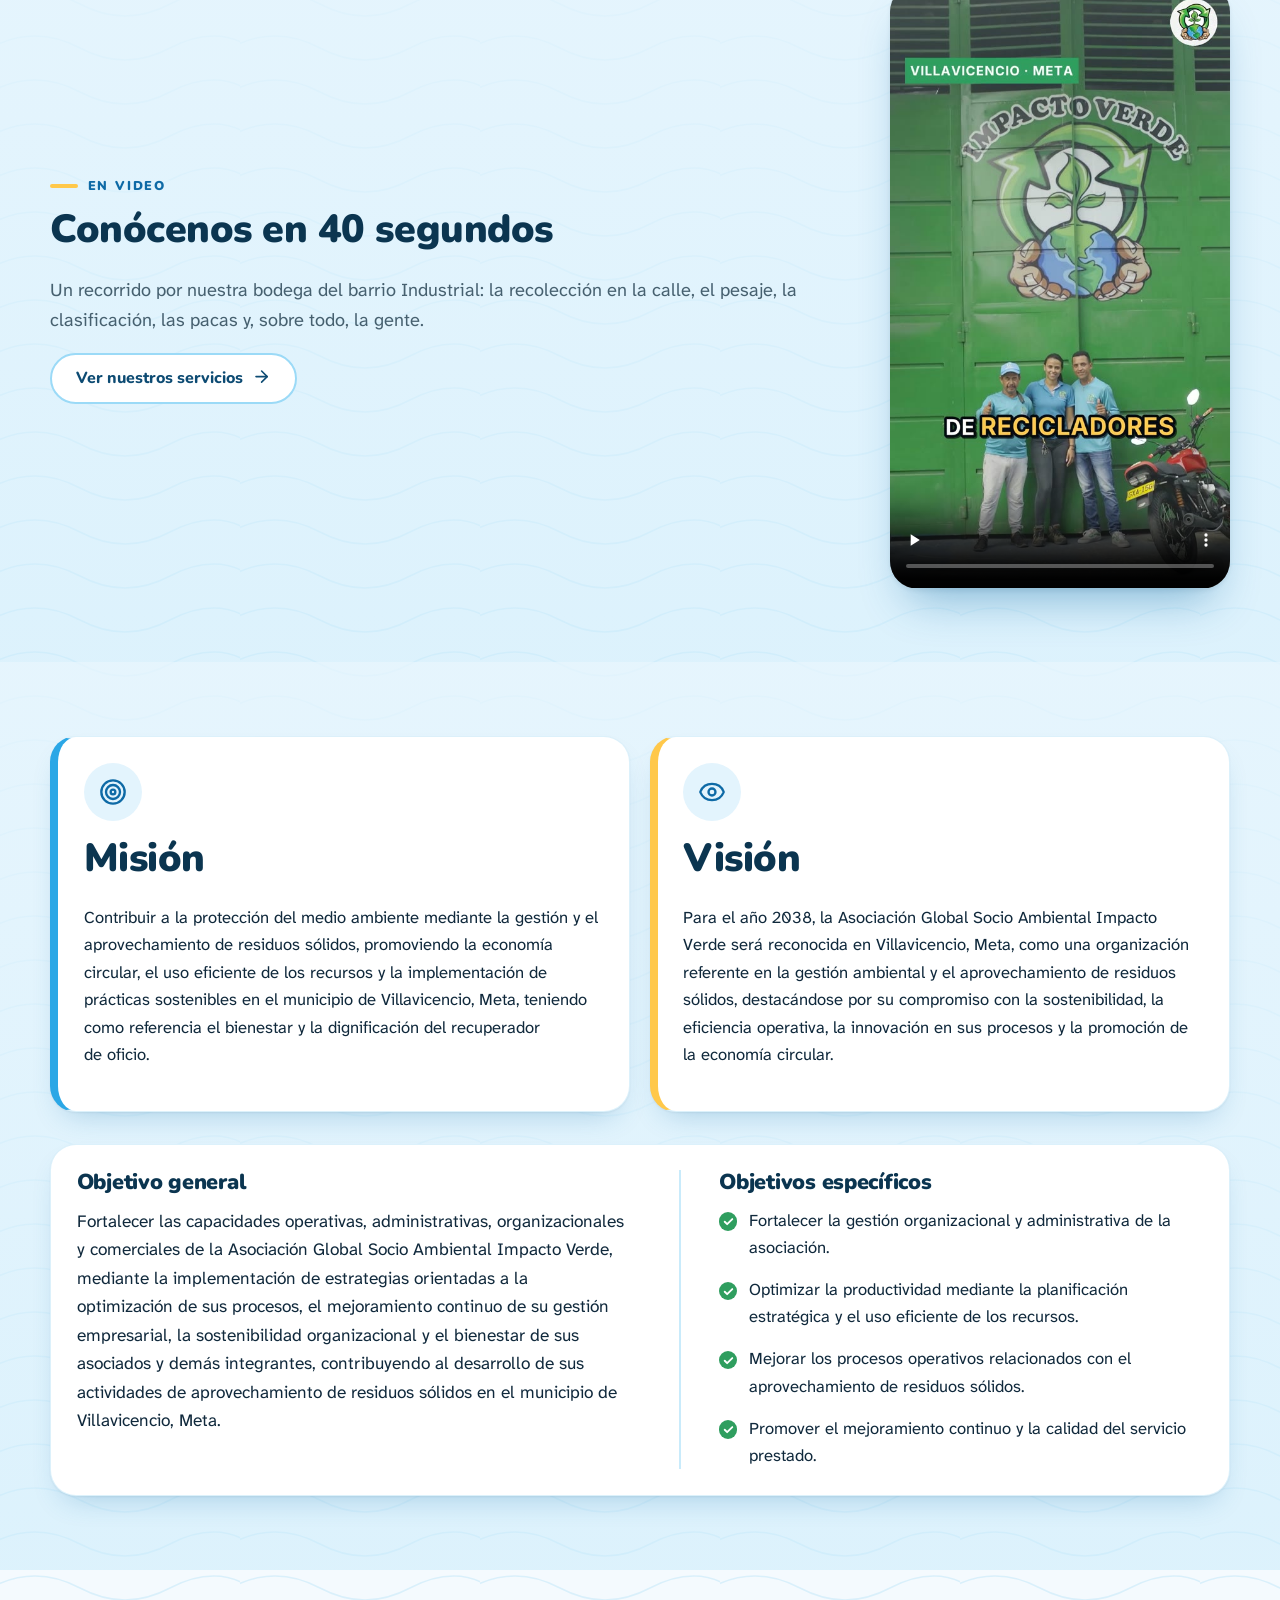
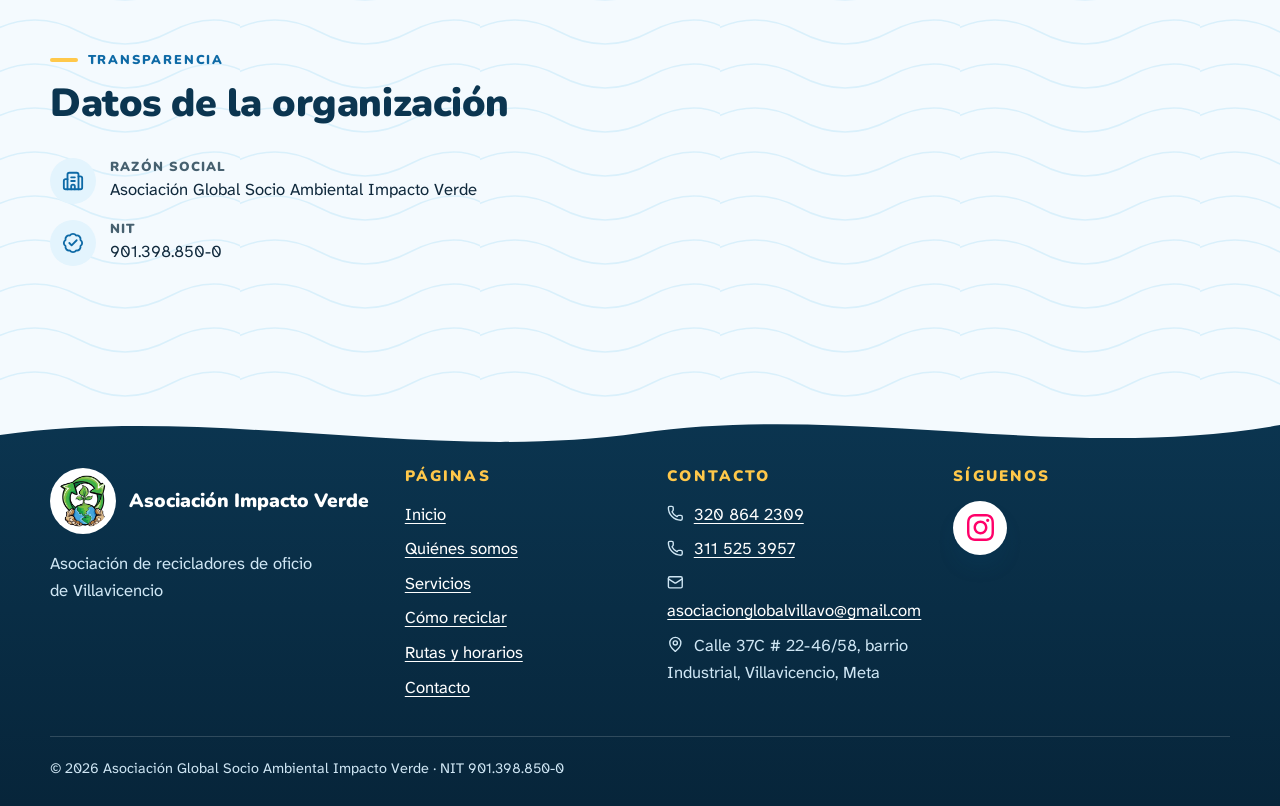
<file: quienes-somos.html>
<!doctype html>
<html lang="es">
<head>
<meta charset="utf-8">
<meta name="viewport" content="width=device-width, initial-scale=1">
<title>Quiénes somos · Asociación Impacto Verde</title>
<meta name="description" content="Historia, misión, visión, equipo y certificaciones de la asociación de recicladores.">
<meta name="theme-color" content="#0b3550">
<meta property="og:type" content="website">
<meta property="og:locale" content="es_CO">
<meta property="og:title" content="Quiénes somos · Asociación Impacto Verde">
<meta property="og:description" content="Historia, misión, visión, equipo y certificaciones de la asociación de recicladores.">
<meta property="og:image" content="img/og-image.jpg">
<link rel="icon" type="image/png" sizes="48x48" href="img/favicon-32.png">
<link rel="apple-touch-icon" href="img/apple-touch-icon.png">
<link rel="preload" href="fonts/nunito-latin-wght-normal.woff2" as="font" type="font/woff2" crossorigin>
<link rel="preload" href="fonts/atkinson-hyperlegible-next-latin-wght-normal.woff2" as="font" type="font/woff2" crossorigin>
<link rel="stylesheet" href="css/styles.css?v=20261123">
<script>try{var d=document.documentElement,t=localStorage.getItem('tam');if(t)d.dataset.tam=t;if(localStorage.getItem('contraste')==='1')d.classList.add('alto-contraste');}catch(e){}document.documentElement.classList.add('con-js');</script>
</head>
<body data-page="quienes">
<main id="contenido">
<section class="portada-pagina">
  <div class="contenedor">
    <p class="migas"><a href="index.html">Inicio</a> / Quiénes somos</p>
    <h1>Quiénes somos</h1>
    <p>Conoce a la asociación: nuestra historia, lo que nos mueve y las personas que hacemos este trabajo.</p>
  </div>
  <svg class="ola" viewBox="0 0 1440 100" preserveAspectRatio="none" aria-hidden="true" focusable="false"><path class="o1" d="M0,52 C180,12 360,92 600,56 C840,20 1040,82 1240,44 C1330,28 1390,36 1440,46 L1440,100 L0,100 Z"/><path class="o2" d="M0,70 C220,34 420,100 700,66 C960,36 1200,92 1440,58 L1440,100 L0,100 Z"/></svg>
</section>
<section class="seccion">
  <div class="contenedor">
    <div id="q-vacio"></div>
    <div id="q-historia"></div>
    <figure class="foto foto--grande reveal"><img src="img/fotos/grupo-celebra.webp" width="1600" height="900" loading="lazy" alt="Recicladores de Impacto Verde y sus familias celebrando juntos en Villavicencio"><figcaption>Somos recicladores, familias y vecinos de Villavicencio.</figcaption></figure>
  </div>
</section>

<section class="seccion seccion--cielo" id="q-video">
  <div class="contenedor video-bloque">
    <div class="reveal">
      <span class="etiqueta">En video</span>
      <h2>Conócenos en 40 segundos</h2>
      <p class="lead">Un recorrido por nuestra bodega del barrio Industrial: la recolección en la calle, el pesaje, la clasificación, las pacas y, sobre todo, la gente.</p>
      <a class="btn btn--borde" href="servicios.html">Ver nuestros servicios <span data-icon="arrow-right"></span></a>
    </div>
    <video class="video-vertical reveal" controls playsinline preload="none" poster="img/fotos/tour-v2-portada.jpg" width="540" height="960"><source src="video/tour-v2.mp4" type="video/mp4">Tu navegador no puede reproducir este video.</video>
  </div>
</section>
<section class="seccion seccion--cielo" id="q-sec-mv">
  <div class="contenedor">
    <div class="rejilla rejilla--2" id="q-mv"></div>
    <div class="obj-bloque" id="q-obj"></div>
  </div>
</section>
<section class="seccion" id="q-social-sec">
  <a id="trabajo-social"></a>
  <div class="contenedor">
    <div class="seccion__cab reveal"><span class="etiqueta">Más que reciclaje</span><h2>Trabajo social</h2></div>
    <div id="q-social"></div>
  </div>
</section>
<section class="seccion seccion--cielo" id="q-sec-equipo">
  <div class="contenedor">
    <div class="seccion__cab reveal"><span class="etiqueta">Las personas</span><h2>Nuestro equipo</h2></div>
    <div id="q-equipo"></div>
  </div>
</section>
<section class="seccion" id="q-sec-info">
  <div class="contenedor dos-col">
    <div id="q-col-certs"><div class="seccion__cab reveal"><span class="etiqueta">Confianza</span><h2>Certificaciones y registros</h2></div><div id="q-certs"></div></div>
    <div id="q-col-legal"><div class="seccion__cab reveal"><span class="etiqueta">Transparencia</span><h2>Datos de la organización</h2></div><div id="q-legal"></div></div>
  </div>
</section>
<section class="seccion seccion--cielo" id="q-sec-norma">
  <div class="contenedor">
    <div class="seccion__cab reveal"><span class="etiqueta">Normatividad</span><h2>Las normas que cumplimos</h2></div>
    <div id="q-norma"></div>
  </div>
</section>

</main>

<script src="js/icons.js?v=20261123" defer></script>
<script src="js/app.js?v=20261123" defer></script>
</body>
</html>
</file>
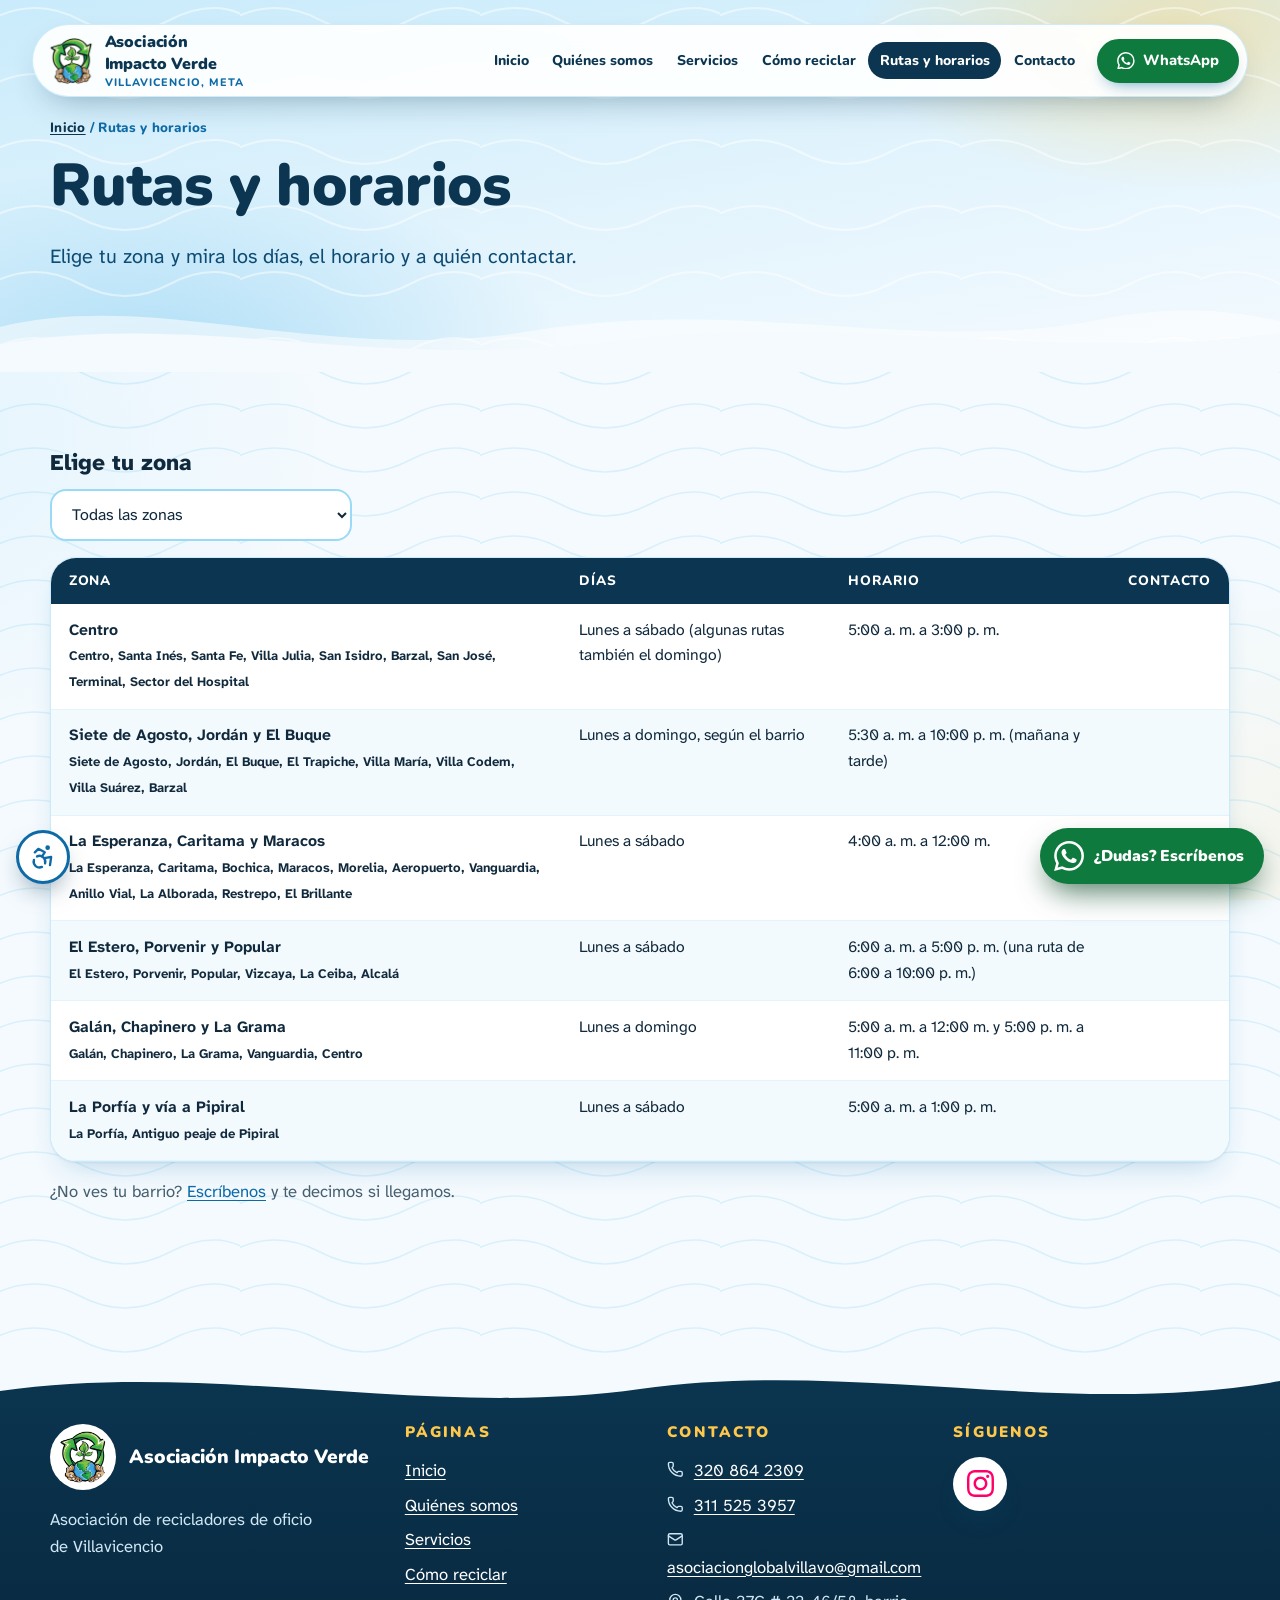
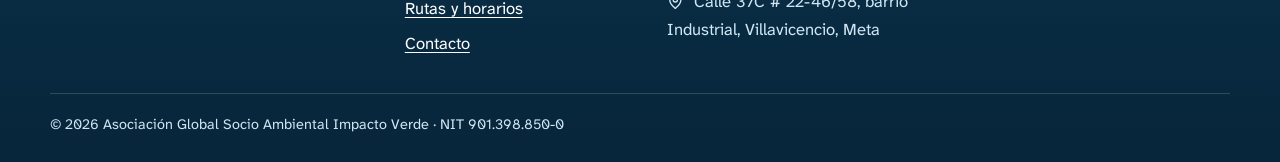
<file: rutas-y-horarios.html>
<!doctype html>
<html lang="es">
<head>
<meta charset="utf-8">
<meta name="viewport" content="width=device-width, initial-scale=1">
<title>Rutas y horarios · Asociación Impacto Verde</title>
<meta name="description" content="Consulta los días y horarios de recolección de tu zona.">
<meta name="theme-color" content="#0b3550">
<meta property="og:type" content="website">
<meta property="og:locale" content="es_CO">
<meta property="og:title" content="Rutas y horarios · Asociación Impacto Verde">
<meta property="og:description" content="Consulta los días y horarios de recolección de tu zona.">
<meta property="og:image" content="img/og-image.jpg">
<link rel="icon" type="image/png" sizes="48x48" href="img/favicon-32.png">
<link rel="apple-touch-icon" href="img/apple-touch-icon.png">
<link rel="preload" href="fonts/nunito-latin-wght-normal.woff2" as="font" type="font/woff2" crossorigin>
<link rel="preload" href="fonts/atkinson-hyperlegible-next-latin-wght-normal.woff2" as="font" type="font/woff2" crossorigin>
<link rel="stylesheet" href="css/styles.css?v=20261123">
<script>try{var d=document.documentElement,t=localStorage.getItem('tam');if(t)d.dataset.tam=t;if(localStorage.getItem('contraste')==='1')d.classList.add('alto-contraste');}catch(e){}document.documentElement.classList.add('con-js');</script>
</head>
<body data-page="rutas">
<main id="contenido">
<section class="portada-pagina">
  <div class="contenedor">
    <p class="migas"><a href="index.html">Inicio</a> / Rutas y horarios</p>
    <h1>Rutas y horarios</h1>
    <p>Elige tu zona y mira los días, el horario y a quién contactar.</p>
  </div>
  <svg class="ola" viewBox="0 0 1440 100" preserveAspectRatio="none" aria-hidden="true" focusable="false"><path class="o1" d="M0,52 C180,12 360,92 600,56 C840,20 1040,82 1240,44 C1330,28 1390,36 1440,46 L1440,100 L0,100 Z"/><path class="o2" d="M0,70 C220,34 420,100 700,66 C960,36 1200,92 1440,58 L1440,100 L0,100 Z"/></svg>
</section>
<section class="seccion">
  <div class="contenedor">
    <div id="rutas-info"></div>
    <div id="rutas-contenido">
      <div class="grafica__cab">
        <div><label for="sel-zona" class="h3" style="display:block;margin-bottom:.4rem">Elige tu zona</label>
        <select id="sel-zona" class="campo" style="min-width:min(100%,320px)"></select></div>
      </div>
      <div class="tabla-caja">
        <table id="tabla-rutas">
          <caption class="solo-lectores">Rutas de recolección por zona</caption>
          <thead><tr><th scope="col">Zona</th><th scope="col">Días</th><th scope="col">Horario</th><th scope="col">Contacto</th></tr></thead>
          <tbody></tbody>
        </table>
      </div>
      <p style="margin-top:1rem;color:var(--texto-suave)">¿No ves tu barrio? <a href="contacto.html#formulario">Escríbenos</a> y te decimos si llegamos.</p>
    </div>
  </div>
</section>

</main>

<script src="js/icons.js?v=20261123" defer></script>
<script src="js/app.js?v=20261123" defer></script>
</body>
</html>
</file>
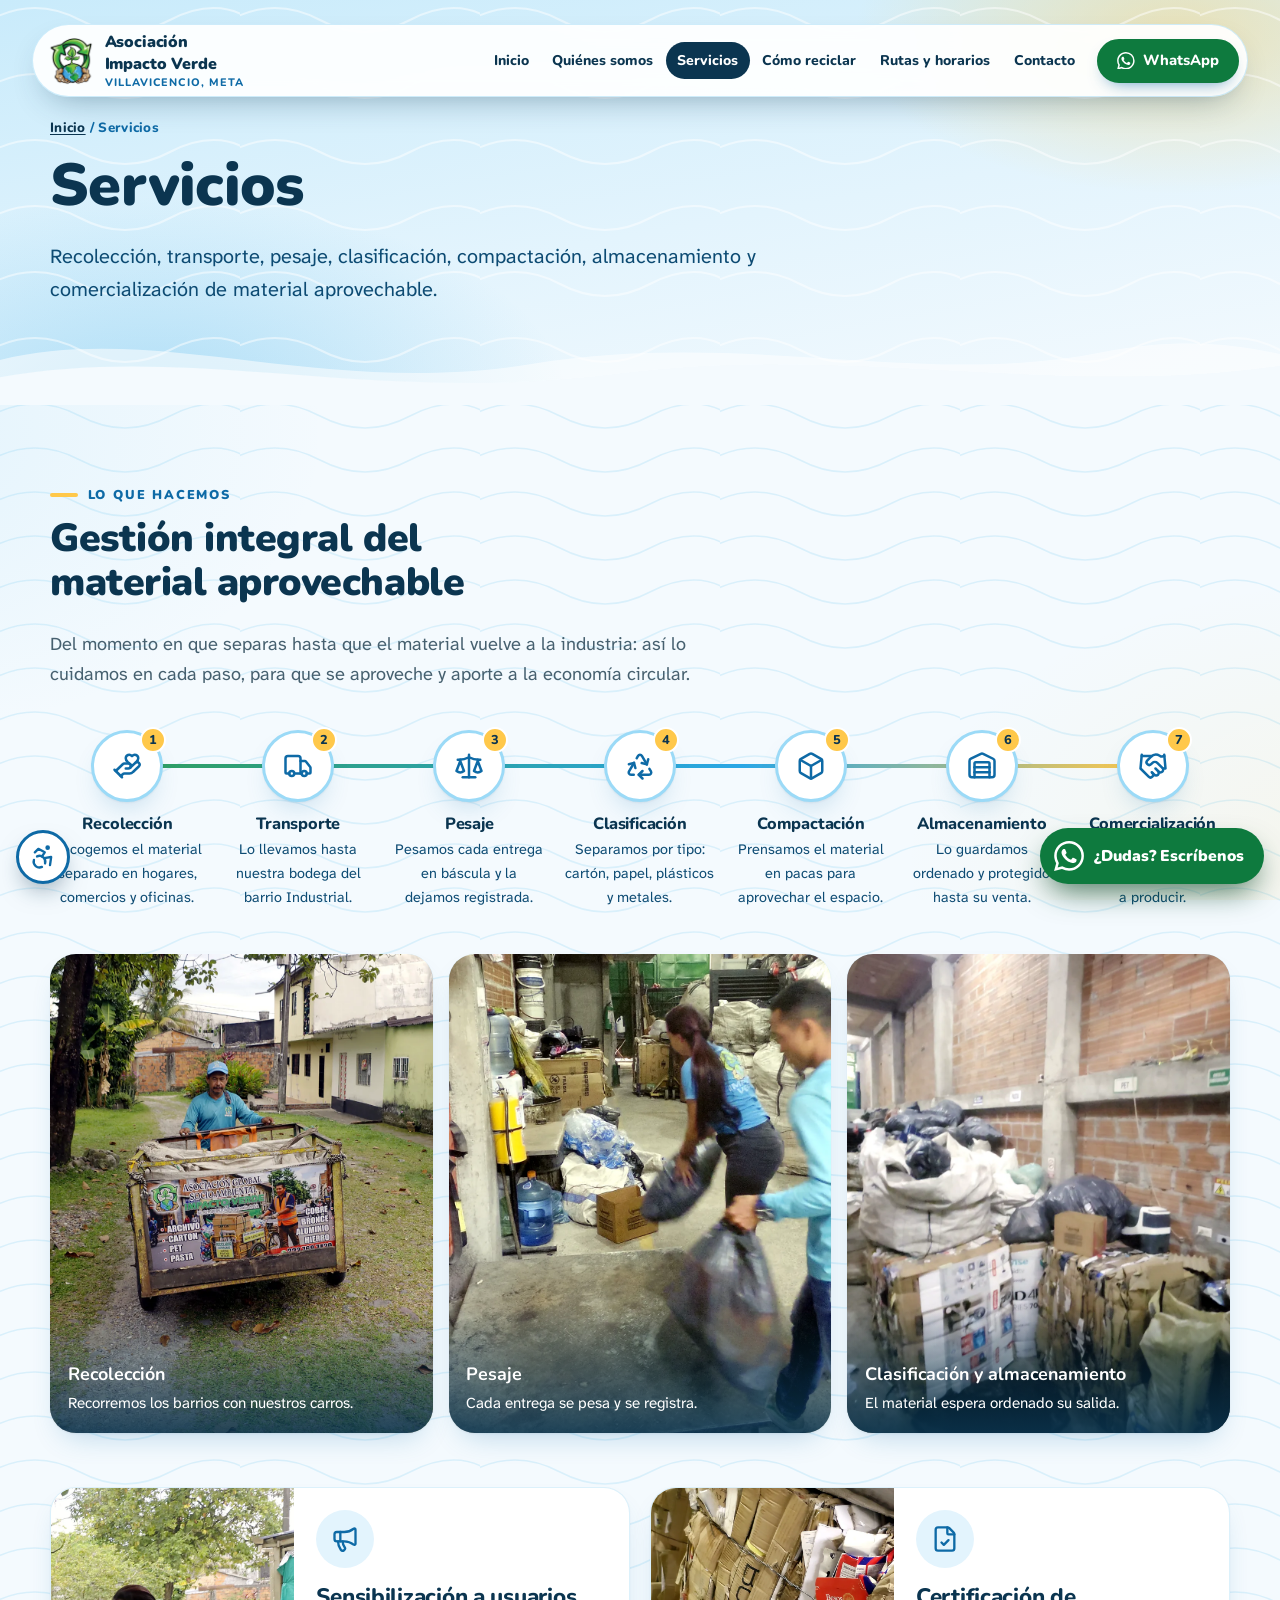
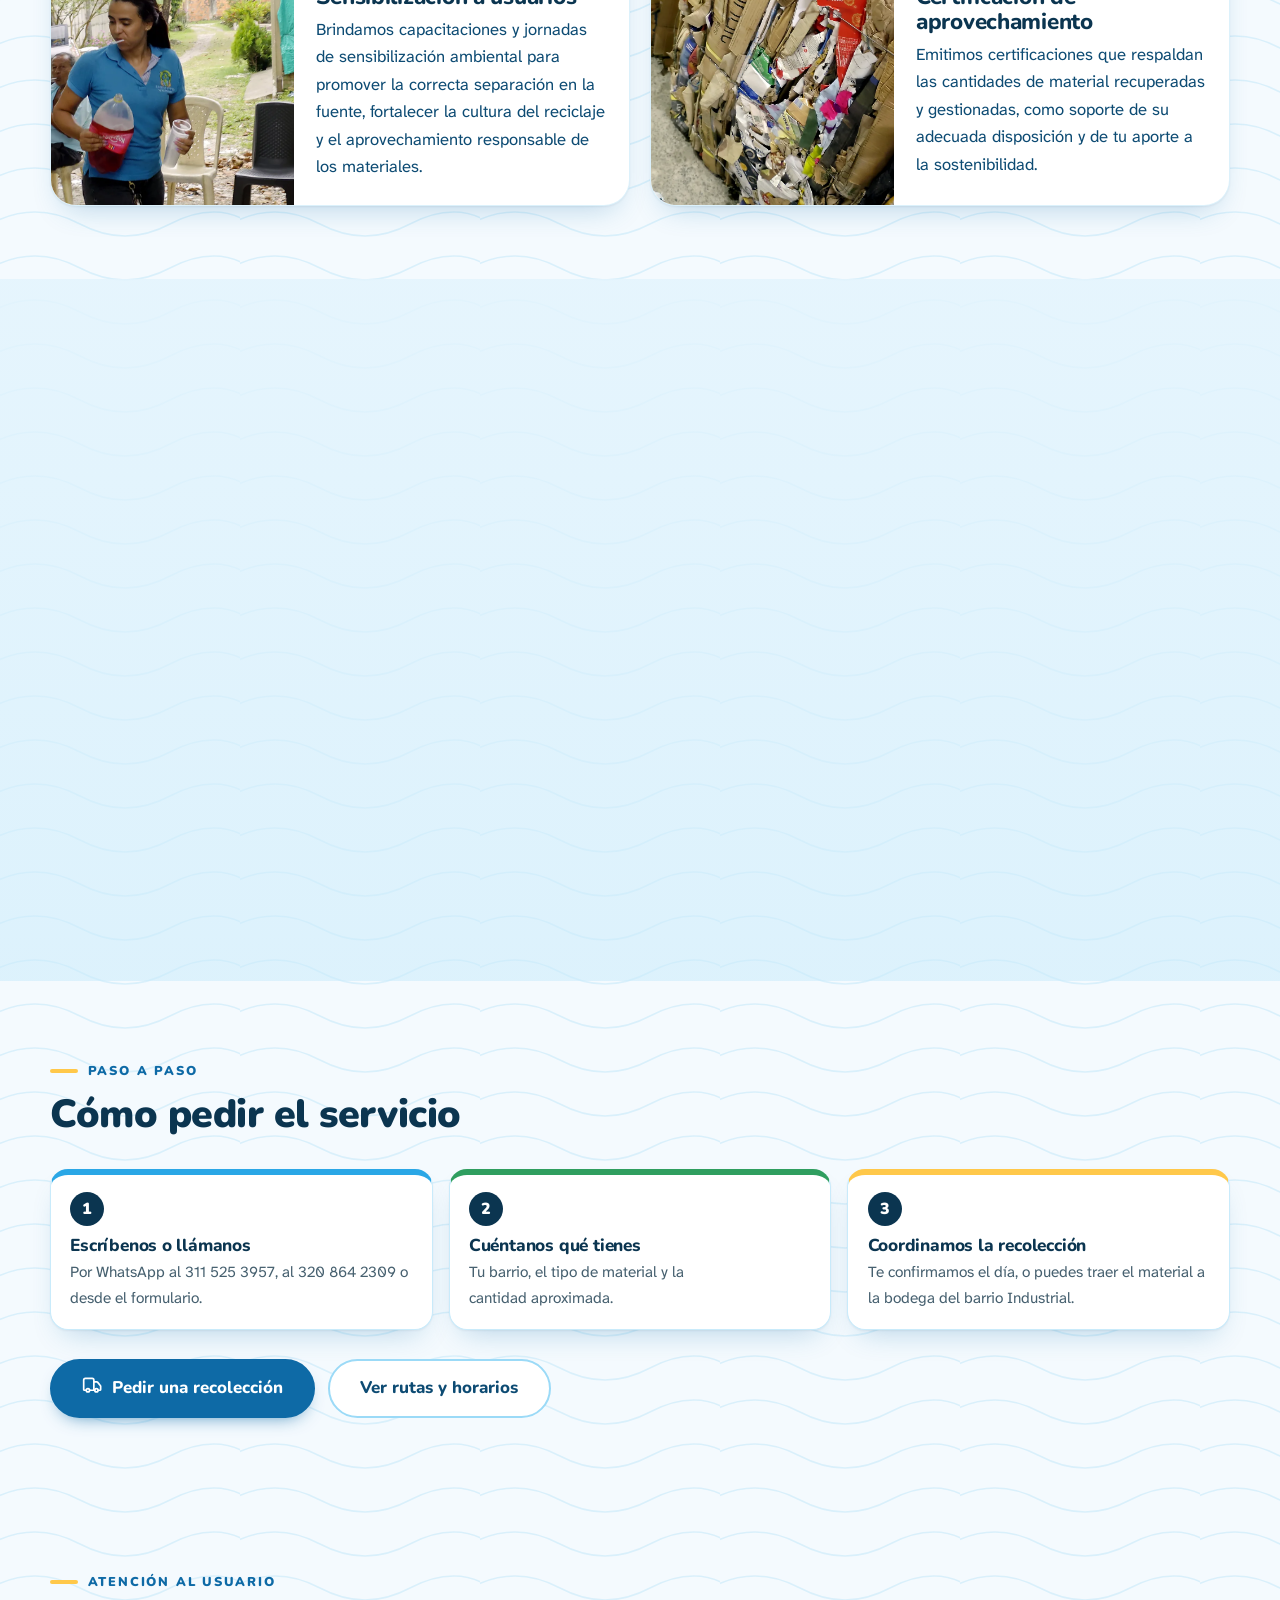
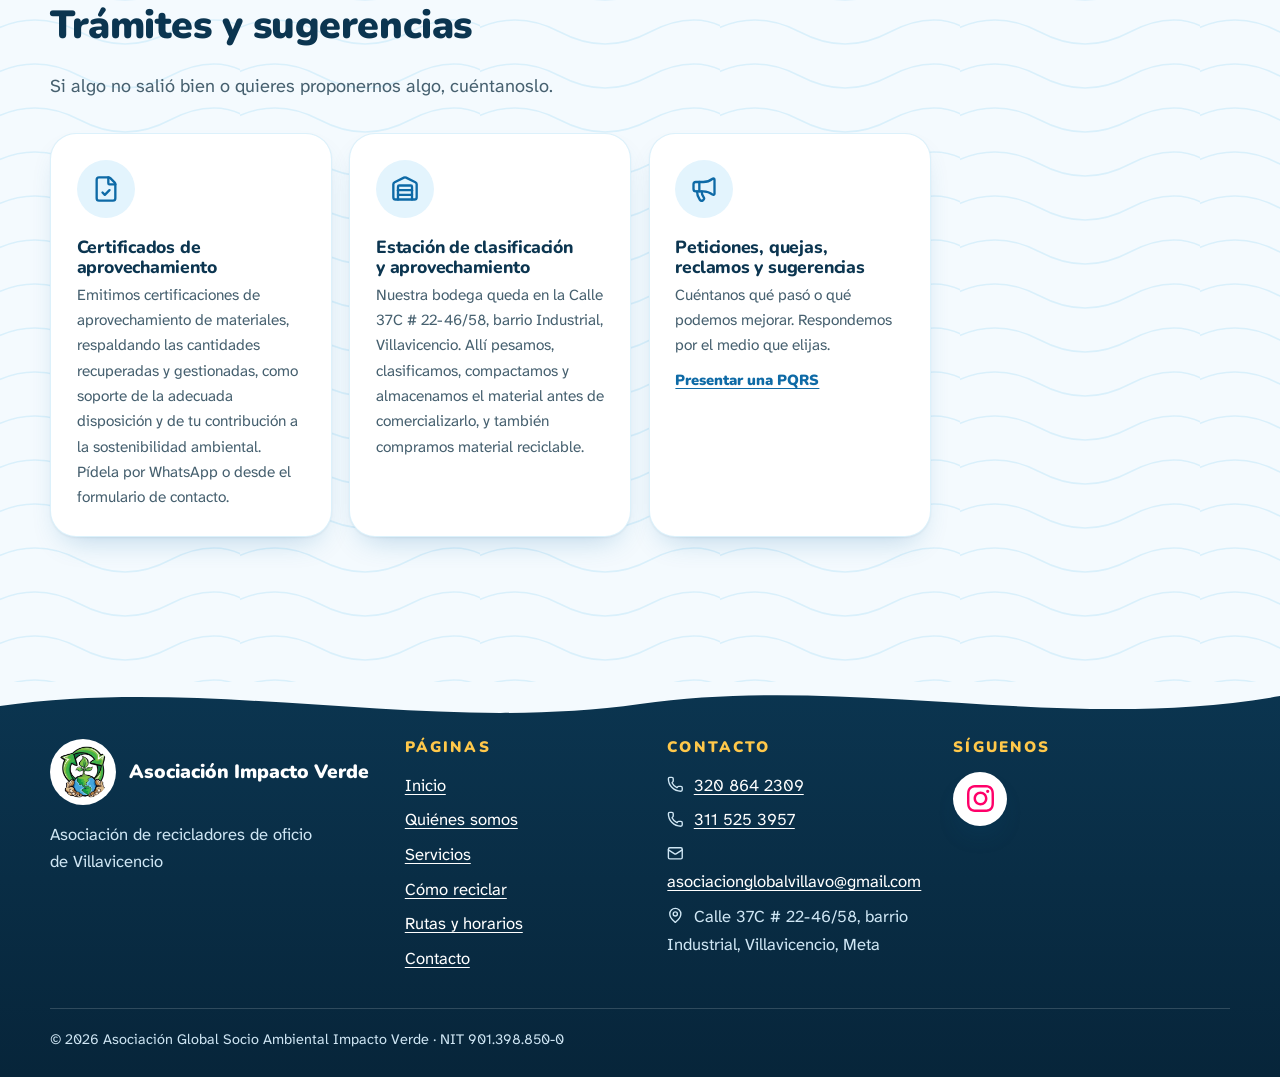
<file: servicios.html>
<!doctype html>
<html lang="es">
<head>
<meta charset="utf-8">
<meta name="viewport" content="width=device-width, initial-scale=1">
<title>Servicios · Asociación Impacto Verde</title>
<meta name="description" content="Materiales que recibimos, qué recolectamos y cómo pedir una recolección.">
<meta name="theme-color" content="#0b3550">
<meta property="og:type" content="website">
<meta property="og:locale" content="es_CO">
<meta property="og:title" content="Servicios · Asociación Impacto Verde">
<meta property="og:description" content="Materiales que recibimos, qué recolectamos y cómo pedir una recolección.">
<meta property="og:image" content="img/og-image.jpg">
<link rel="icon" type="image/png" sizes="48x48" href="img/favicon-32.png">
<link rel="apple-touch-icon" href="img/apple-touch-icon.png">
<link rel="preload" href="fonts/nunito-latin-wght-normal.woff2" as="font" type="font/woff2" crossorigin>
<link rel="preload" href="fonts/atkinson-hyperlegible-next-latin-wght-normal.woff2" as="font" type="font/woff2" crossorigin>
<link rel="stylesheet" href="css/styles.css?v=20261123">
<script>try{var d=document.documentElement,t=localStorage.getItem('tam');if(t)d.dataset.tam=t;if(localStorage.getItem('contraste')==='1')d.classList.add('alto-contraste');}catch(e){}document.documentElement.classList.add('con-js');</script>
</head>
<body data-page="servicios">
<main id="contenido">
<section class="portada-pagina">
  <div class="contenedor">
    <p class="migas"><a href="index.html">Inicio</a> / Servicios</p>
    <h1>Servicios</h1>
    <p>Recolección, transporte, pesaje, clasificación, compactación, almacenamiento y comercialización de material aprovechable.</p>
  </div>
  <svg class="ola" viewBox="0 0 1440 100" preserveAspectRatio="none" aria-hidden="true" focusable="false"><path class="o1" d="M0,52 C180,12 360,92 600,56 C840,20 1040,82 1240,44 C1330,28 1390,36 1440,46 L1440,100 L0,100 Z"/><path class="o2" d="M0,70 C220,34 420,100 700,66 C960,36 1200,92 1440,58 L1440,100 L0,100 Z"/></svg>
</section><section class="seccion" id="etapas"><div class="contenedor"><div class="seccion__cab reveal"><span class="etiqueta">Lo que hacemos</span><h2>Gestión integral del material aprovechable</h2><p class="lead">Del momento en que separas hasta que el material vuelve a la industria: así lo cuidamos en cada paso, para que se aproveche y aporte a la economía circular.</p></div><ol class="etapas reveal" aria-label="Etapas del servicio"><li class="etapa"><span class="etapa__ico" data-icon="hand-heart"></span><h3>Recolección</h3><p>Recogemos el material separado en hogares, comercios y oficinas.</p></li><li class="etapa"><span class="etapa__ico" data-icon="truck"></span><h3>Transporte</h3><p>Lo llevamos hasta nuestra bodega del barrio Industrial.</p></li><li class="etapa"><span class="etapa__ico" data-icon="scale"></span><h3>Pesaje</h3><p>Pesamos cada entrega en báscula y la dejamos registrada.</p></li><li class="etapa"><span class="etapa__ico" data-icon="recycle"></span><h3>Clasificación</h3><p>Separamos por tipo: cartón, papel, plásticos y metales.</p></li><li class="etapa"><span class="etapa__ico" data-icon="box"></span><h3>Compactación</h3><p>Prensamos el material en pacas para aprovechar el espacio.</p></li><li class="etapa"><span class="etapa__ico" data-icon="warehouse"></span><h3>Almacenamiento</h3><p>Lo guardamos ordenado y protegido hasta su venta.</p></li><li class="etapa"><span class="etapa__ico" data-icon="handshake"></span><h3>Comercialización</h3><p>Lo entregamos a la industria, que lo vuelve a producir.</p></li></ol><div class="momentos">
      <figure class="momento reveal"><img src="img/fotos/recolector-carro.webp" width="1000" height="1250" loading="lazy" alt="Reciclador de Impacto Verde empujando su carro de recolección por una calle del barrio"><figcaption><b>Recolección</b> Recorremos los barrios con nuestros carros.</figcaption></figure>
      <figure class="momento reveal"><img src="img/fotos/pesaje.webp" width="1000" height="1250" loading="lazy" alt="Integrante de la asociación pesando una bolsa de material en la báscula de la bodega"><figcaption><b>Pesaje</b> Cada entrega se pesa y se registra.</figcaption></figure>
      <figure class="momento reveal"><img src="img/fotos/bodega-interior.webp" width="1000" height="1250" loading="lazy" alt="Interior de la bodega con lonas de material clasificado"><figcaption><b>Clasificación y almacenamiento</b> El material espera ordenado su salida.</figcaption></figure>
    </div><div class="extras">
      <article class="extra reveal"><figure class="extra__foto"><img src="img/fotos/jornada.webp" width="1600" height="900" loading="lazy" alt="Jornada de la asociación con familias y recicladores compartiendo al aire libre"></figure>
        <div class="extra__txt"><span class="icono-caja" data-icon="megaphone"></span><h3>Sensibilización a usuarios</h3><p>Brindamos capacitaciones y jornadas de sensibilización ambiental para promover la correcta separación en la fuente, fortalecer la cultura del reciclaje y el aprovechamiento responsable de los materiales.</p></div></article>
      <article class="extra reveal"><figure class="extra__foto"><img src="img/fotos/pacas-carton.webp" width="900" height="1125" loading="lazy" alt="Pacas de cartón compactado en la bodega"></figure>
        <div class="extra__txt"><span class="icono-caja" data-icon="file-check"></span><h3>Certificación de aprovechamiento</h3><p>Emitimos certificaciones que respaldan las cantidades de material recuperadas y gestionadas, como soporte de su adecuada disposición y de tu aporte a la sostenibilidad.</p></div></article>
    </div></div></section>
<section class="seccion seccion--cielo">
  <div class="contenedor">
    <div class="seccion__cab reveal"><span class="etiqueta">Materiales</span><h2>Qué recibimos y qué recolectamos</h2></div>
    <div id="s-vacio"></div>
    <div class="rejilla rejilla--2" id="s-rejilla">
      <article class="tarjeta reveal" id="s-card-reciben"><div class="icono-caja" data-icon="package"></div><h2>Qué recibimos</h2><div id="s-reciben"></div></article>
      <article class="tarjeta reveal" id="s-card-recolectan"><div class="icono-caja" data-icon="truck"></div><h2>Qué recolectamos</h2><div id="s-recolectan"></div></article>
    </div>
  </div>
</section>
<section class="seccion">
  <div class="contenedor">
    <div id="s-como-bloque"><div class="seccion__cab reveal"><span class="etiqueta">Paso a paso</span><h2>Cómo pedir el servicio</h2></div>
    <div id="s-como"></div></div>
    <div id="s-tarifa" style="margin-top:1.6rem"></div>
    <div class="heroe__acciones" style="margin-top:1.8rem">
      <a class="btn btn--grande" href="contacto.html?asunto=solicitud#formulario" data-wa-recoleccion><span data-icon="truck"></span> Pedir una recolección</a>
      <a class="btn btn--borde btn--grande" href="rutas-y-horarios.html">Ver rutas y horarios</a>
    </div>
  </div>
</section>
<section class="seccion" id="s-sec-info">
  <div class="contenedor">
    <div class="seccion__cab reveal"><span class="etiqueta">Atención al usuario</span><h2>Trámites y sugerencias</h2><p class="lead">Si algo no salió bien o quieres proponernos algo, cuéntanoslo.</p></div>
    <div class="info-bloques" id="s-info"></div>
  </div>
</section>

</main>

<script src="js/icons.js?v=20261123" defer></script>
<script src="js/app.js?v=20261123" defer></script>
</body>
</html>
</file>
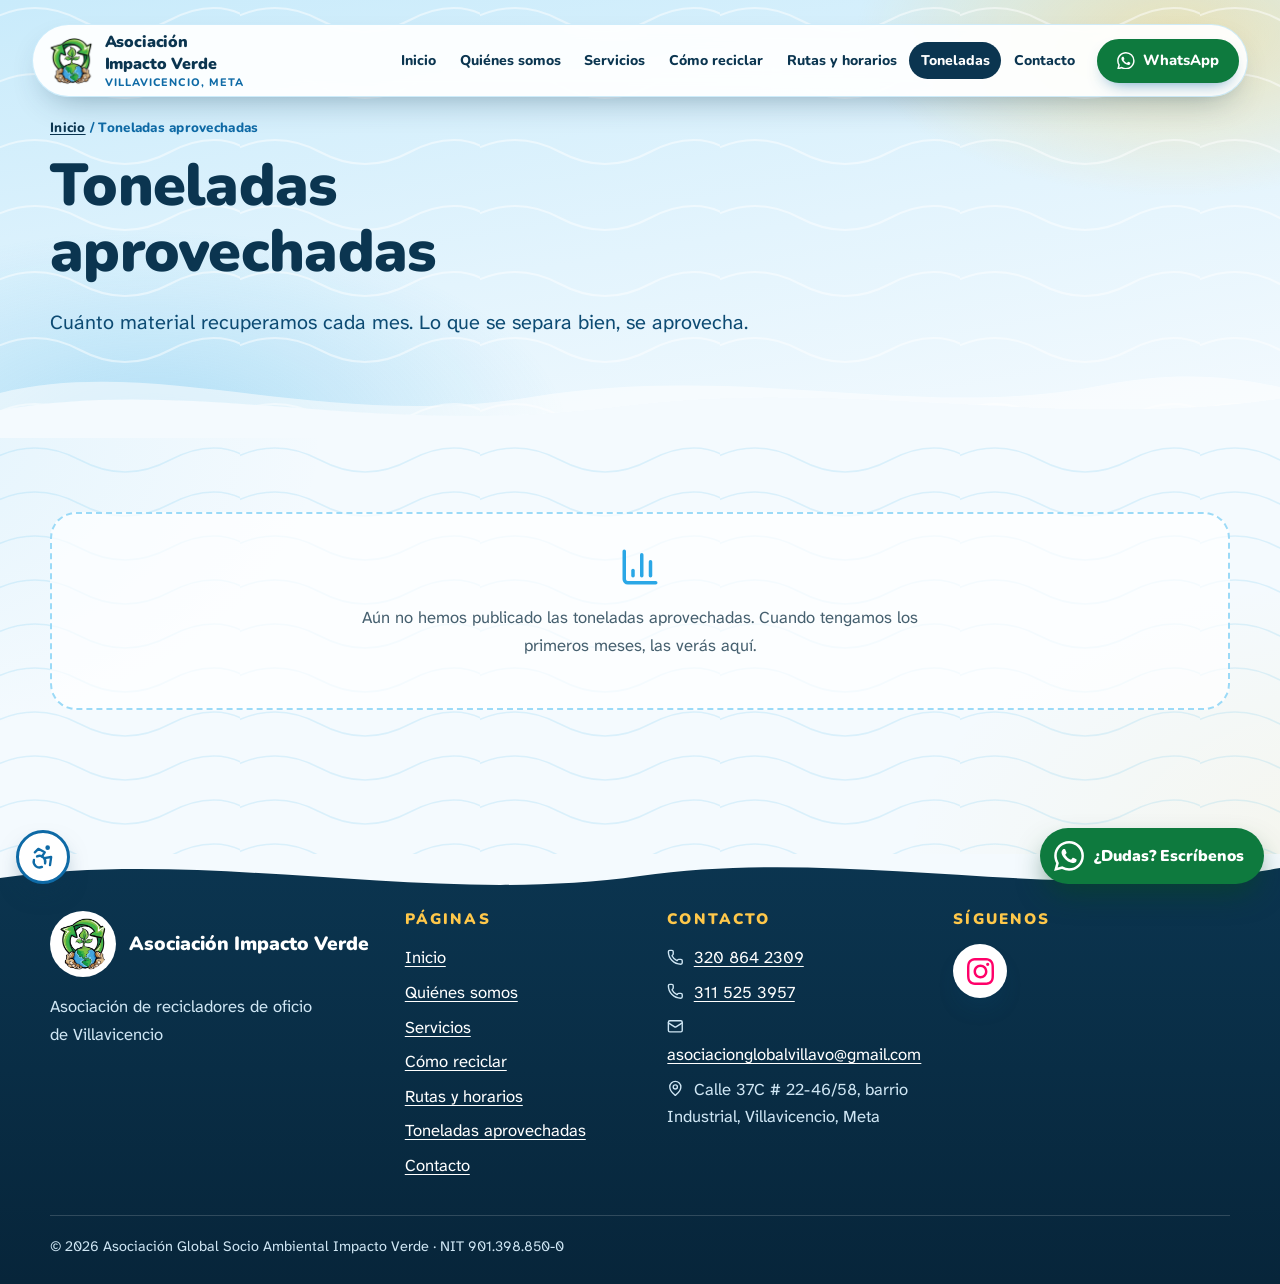
<file: toneladas.html>
<!doctype html>
<html lang="es">
<head>
<meta charset="utf-8">
<meta name="viewport" content="width=device-width, initial-scale=1">
<title>Toneladas aprovechadas · Asociación Impacto Verde</title>
<meta name="description" content="Gráfica mensual y total anual de las toneladas de material aprovechado.">
<meta name="theme-color" content="#0b3550">
<meta property="og:type" content="website">
<meta property="og:locale" content="es_CO">
<meta property="og:title" content="Toneladas aprovechadas · Asociación Impacto Verde">
<meta property="og:description" content="Gráfica mensual y total anual de las toneladas de material aprovechado.">
<meta property="og:image" content="img/og-image.jpg">
<link rel="icon" type="image/png" sizes="48x48" href="img/favicon-32.png">
<link rel="apple-touch-icon" href="img/apple-touch-icon.png">
<link rel="preload" href="fonts/nunito-latin-wght-normal.woff2" as="font" type="font/woff2" crossorigin>
<link rel="preload" href="fonts/atkinson-hyperlegible-next-latin-wght-normal.woff2" as="font" type="font/woff2" crossorigin>
<link rel="stylesheet" href="css/styles.css?v=20261123">
<script>try{var d=document.documentElement,t=localStorage.getItem('tam');if(t)d.dataset.tam=t;if(localStorage.getItem('contraste')==='1')d.classList.add('alto-contraste');}catch(e){}document.documentElement.classList.add('con-js');</script>
</head>
<body data-page="toneladas">
<main id="contenido">
<section class="portada-pagina">
  <div class="contenedor">
    <p class="migas"><a href="index.html">Inicio</a> / Toneladas aprovechadas</p>
    <h1>Toneladas aprovechadas</h1>
    <p>Cuánto material recuperamos cada mes. Lo que se separa bien, se aprovecha.</p>
  </div>
  <svg class="ola" viewBox="0 0 1440 100" preserveAspectRatio="none" aria-hidden="true" focusable="false"><path class="o1" d="M0,52 C180,12 360,92 600,56 C840,20 1040,82 1240,44 C1330,28 1390,36 1440,46 L1440,100 L0,100 Z"/><path class="o2" d="M0,70 C220,34 420,100 700,66 C960,36 1200,92 1440,58 L1440,100 L0,100 Z"/></svg>
</section>
<section class="seccion">
  <div class="contenedor">
    <div id="t-vacio"></div>
    <div id="t-contenido">
      <div class="grafica reveal">
        <div class="grafica__cab">
          <h2>Toneladas aprovechadas por mes</h2>
          <div><label for="sel-anio" class="solo-lectores">Año</label><select id="sel-anio"></select></div>
        </div>
        <div id="t-barras"></div>
      </div>
      <div class="totales" id="t-totales"></div>
      <details class="tarjeta tarjeta--plana" style="margin-top:1.4rem">
        <summary style="cursor:pointer;font:800 1rem var(--f-titulo);min-height:44px;display:flex;align-items:center">Ver los datos en tabla</summary>
        <div class="tabla-caja" style="box-shadow:none;margin-top:1rem">
          <table id="t-tabla"><caption class="solo-lectores">Toneladas por mes</caption><thead><tr><th scope="col">Mes</th><th scope="col" class="num">Aprovechadas (t)</th><th scope="col" class="num">Rechazo (t)</th></tr></thead><tbody></tbody><tfoot></tfoot></table>
        </div>
      </details>
    </div>
  </div>
</section>

</main>

<script src="js/icons.js?v=20261123" defer></script>
<script src="js/app.js?v=20261123" defer></script>
</body>
</html>
</file>
<file: css/styles.css>
/* =========================================================
   Sitio de la asociación de recicladores — diseño "Cielo"
   Color de marca: azul cielo. Acentos: hoja (verde suave) y sol (amarillo).
   Todo el color vive en :root — cámbialo ahí y cambia en todo el sitio.
   ========================================================= */

@font-face {
  font-family: "Nunito";
  src: url("../fonts/nunito-latin-wght-normal.woff2") format("woff2");
  font-weight: 200 1000;
  font-style: normal;
  font-display: swap;
}
@font-face {
  font-family: "Atkinson Hyperlegible Next";
  src: url("../fonts/atkinson-hyperlegible-next-latin-wght-normal.woff2") format("woff2");
  font-weight: 200 800;
  font-style: normal;
  font-display: swap;
}

:root {
  --c950: #07253a;
  --c900: #0b3550;   /* títulos, pie, texto fuerte */
  --c800: #0d4b73;
  --c700: #0e6aa6;   /* botones y enlaces (5,8:1 sobre blanco) */
  --c600: #1480c4;
  --c500: #2aa7e6;   /* el azul cielo de la marca: solo decoración */
  --c400: #5fc3f1;
  --c300: #9bdaf7;
  --c200: #c9ebfb;
  --c100: #e3f4fd;
  --c50:  #f3fafe;
  --hoja: #2f9e5f;
  --hoja-700: #1f7a48;
  --hoja-100: #e2f5e9;
  --sol: #ffc84a;
  --sol-100: #fff3d1;
  --sol-700: #7a4e00;
  --fondo: #f4fafe;
  --papel: #ffffff;
  --texto: #10293c;
  --texto-suave: #46606f;
  --alerta: #9a3412;
  --alerta-100: #fff1e6;
  --whatsapp: #25d366;
  --whatsapp-oscuro: #0e7a3e;

  --f-titulo: "Nunito", "Trebuchet MS", system-ui, sans-serif;
  --f-texto: "Atkinson Hyperlegible Next", "Segoe UI", system-ui, sans-serif;

  --radio: 26px;
  --radio-s: 18px;
  --sombra: 0 1px 2px rgba(11, 53, 80, .06), 0 14px 30px -14px rgba(14, 106, 166, .30);
  --sombra-alta: 0 2px 4px rgba(11, 53, 80, .08), 0 26px 46px -18px rgba(14, 106, 166, .45);
  --ancho: 1180px;
  --pad: clamp(1rem, 4vw, 2rem);
  --alto-cab: 76px;
}

*, *::before, *::after { box-sizing: border-box; }
[hidden] { display: none !important; }
.solo-admin, .solo-admin-inline { display: none; }
body.es-admin .solo-admin { display: block; }
body.es-admin .solo-admin-inline { display: inline; }
.h3 { font-size: clamp(1.15rem, 1.05rem + .5vw, 1.4rem); font-weight: 800; }
html {
  font-size: 100%;
  -webkit-text-size-adjust: 100%;
  scroll-behavior: smooth;
  scroll-padding-top: calc(var(--alto-cab) + 24px);
}
html[data-tam="1"] { font-size: 112.5%; }
html[data-tam="2"] { font-size: 125%; }
html[data-tam="3"] { font-size: 137.5%; }

body {
  margin: 0;
  font-family: var(--f-texto);
  font-size: 1.04rem;
  line-height: 1.65;
  color: var(--texto);
  background-color: var(--fondo);
  /* Textura: ondas de agua muy tenues + dos manchas de color */
  background-image:
    radial-gradient(900px 520px at 105% -8%, rgba(42, 167, 230, .15), transparent 60%),
    radial-gradient(800px 520px at -12% 48%, rgba(95, 195, 241, .12), transparent 60%),
    radial-gradient(800px 480px at 108% 96%, rgba(255, 200, 74, .10), transparent 60%),
    url("data:image/svg+xml,%3Csvg xmlns='http://www.w3.org/2000/svg' width='240' height='132' viewBox='0 0 240 132'%3E%3Cg fill='none' stroke='%232aa7e6' stroke-opacity='.13' stroke-width='1.6' stroke-linecap='round'%3E%3Cpath d='M-10 20C20 4 50 4 80 20S140 36 170 20 230 4 250 20'/%3E%3Cpath d='M-10 64C20 48 50 48 80 64S140 80 170 64 230 48 250 64'/%3E%3Cpath d='M-10 108C20 92 50 92 80 108S140 124 170 108 230 92 250 108'/%3E%3C/g%3E%3C/svg%3E");
  background-attachment: fixed, fixed, fixed, scroll;
  min-height: 100vh;
  display: flex;
  flex-direction: column;
  overflow-x: hidden;
}
main { flex: 1 0 auto; }
img, svg, video { max-width: 100%; }
img { height: auto; }
a { color: var(--c700); text-underline-offset: .18em; }
a:hover { color: var(--c900); }

h1, h2, h3, h4 {
  font-family: var(--f-titulo);
  line-height: 1.12;
  color: var(--c900);
  margin: 0 0 .6em;
  text-wrap: balance;
  letter-spacing: -.012em;
}
h1 { font-size: clamp(2.1rem, 1.3rem + 3.6vw, 3.7rem); font-weight: 900; }
h2 { font-size: clamp(1.6rem, 1.15rem + 2vw, 2.45rem); font-weight: 900; }
h3 { font-size: clamp(1.15rem, 1.05rem + .5vw, 1.4rem); font-weight: 800; }
p { margin: 0 0 1em; text-wrap: pretty; }
ul, ol { padding-left: 1.2em; }

:focus-visible {
  outline: 3px solid var(--c600);
  outline-offset: 3px;
  border-radius: 8px;
}

.solo-lectores {
  position: absolute !important; width: 1px; height: 1px; margin: -1px; padding: 0;
  overflow: hidden; clip: rect(0 0 0 0); white-space: nowrap; border: 0;
}

.saltar {
  position: absolute; left: 1rem; top: -4rem; z-index: 1000;
  background: var(--c900); color: #fff; padding: .8rem 1.2rem; border-radius: 0 0 14px 14px;
  font-weight: 800; text-decoration: none; transition: top .2s;
}
.saltar:focus { top: 0; color: #fff; }

.contenedor { width: min(100% - 2 * var(--pad), var(--ancho)); margin-inline: auto; }

/* ---------- Botones ---------- */
.btn {
  --bg: var(--c700); --fg: #fff; --bg-h: var(--c900);
  display: inline-flex; align-items: center; justify-content: center; gap: .55rem;
  min-height: 48px; padding: .7rem 1.5rem;
  font: 800 1rem/1.2 var(--f-titulo);
  color: var(--fg); background: var(--bg);
  border: 2px solid var(--bg); border-radius: 999px;
  text-decoration: none; cursor: pointer;
  transition: transform .18s ease, background-color .18s ease, box-shadow .18s ease, color .18s;
  box-shadow: 0 8px 18px -10px rgba(14, 106, 166, .8);
  position: relative; overflow: hidden; isolation: isolate;
}
.btn:hover { background: var(--bg-h); border-color: var(--bg-h); color: var(--fg); transform: translateY(-2px); box-shadow: 0 14px 24px -12px rgba(11, 53, 80, .7); }
.btn:active { transform: translateY(0); }
.btn svg { width: 1.2em; height: 1.2em; flex: none; }
.btn--claro { --bg: #fff; --fg: var(--c900); --bg-h: var(--c100); border-color: #fff; }
.btn--borde { --bg: #fff; --fg: var(--c800); --bg-h: var(--c100); border-color: var(--c300); box-shadow: none; }
.btn--borde:hover { border-color: var(--c700); color: var(--c900); }
.btn--borde-claro { --bg: transparent; --fg: #fff; --bg-h: rgba(255,255,255,.16); border-color: rgba(255,255,255,.85); box-shadow: none; }
.btn--wa { --bg: var(--whatsapp-oscuro); --bg-h: #0a5f30; --fg: #fff; }
.btn--sol { --bg: var(--sol); --fg: var(--c900); --bg-h: #ffd873; border-color: var(--sol); }
.btn--grande { min-height: 56px; padding: .9rem 1.9rem; font-size: 1.06rem; }
.btn--chico { min-height: 44px; padding: .45rem 1.1rem; font-size: .92rem; }

/* ---------- Encabezado flotante ---------- */
.cab { position: sticky; top: 12px; z-index: 60; height: 0; }
.cab__pill {
  width: min(100% - 2 * var(--pad), 1280px); margin: 12px auto 0; min-height: 66px;
  display: flex; align-items: center; gap: .7rem; padding: 6px 8px 6px 14px;
  background: rgba(255, 255, 255, .93); border: 1px solid rgba(42, 167, 230, .22); border-radius: 999px;
  -webkit-backdrop-filter: saturate(1.5) blur(10px); backdrop-filter: saturate(1.5) blur(10px);
  box-shadow: 0 14px 34px -16px rgba(11, 53, 80, .45);
  transform-origin: 50% 0; transition: transform .35s cubic-bezier(.2, .7, .2, 1), box-shadow .35s ease;
}
.marca { display: flex; align-items: center; gap: .6rem; text-decoration: none; color: var(--c900); flex: none; min-width: 0; margin-right: auto; }
.marca img { width: 48px; height: 48px; object-fit: contain; flex: none; }
.marca__texto { display: grid; line-height: 1.08; min-width: 0; }
.marca__texto strong { font: 900 1rem var(--f-titulo); letter-spacing: -.01em; max-width: 9.5rem; text-wrap: balance; }
.marca__texto small { font: 800 .68rem var(--f-titulo); color: var(--c700); letter-spacing: .1em; text-transform: uppercase; }

.nav ul { list-style: none; margin: 0; padding: 0; display: flex; gap: .05rem; align-items: center; }
.nav a {
  display: block; padding: .55rem .72rem; border-radius: 999px;
  font: 800 .88rem var(--f-titulo); color: var(--c900); text-decoration: none; white-space: nowrap;
  transition: background-color .15s, color .15s;
}
.nav a:hover { background: var(--c100); color: var(--c800); }
.nav a[aria-current="page"] { background: var(--c900); color: #fff; }
.cab__der { display: flex; align-items: center; gap: .55rem; flex: none; }
.avatares { display: flex; align-items: center; padding-left: 8px; }
.avatares a {
  display: grid; place-items: center; width: 32px; height: 32px; margin-left: -8px; border-radius: 50%;
  background: #fff; border: 2px solid var(--c100); box-shadow: 0 3px 8px -4px rgba(11, 53, 80, .5);
  transition: transform .18s ease, margin .18s;
}
.avatares a:hover { transform: translateY(-3px) scale(1.12); z-index: 2; }
.avatares svg { width: 16px; height: 16px; display: block; }
.btn-menu { display: none; }
@media (max-width: 1420px) { .avatares { display: none; } }

.btn-menu {
  width: 48px; height: 48px; border-radius: 50%; border: 0; cursor: pointer; flex: none;
  background: var(--c900); color: #fff; align-items: center; justify-content: center;
  transition: background-color .18s, transform .18s;
}
.btn-menu:hover { background: var(--c700); transform: scale(1.05); }
.burger { position: relative; width: 22px; height: 16px; display: block; }
.burger i { position: absolute; left: 0; right: 0; height: 2.5px; border-radius: 2px; background: #fff; transition: transform .28s ease, opacity .2s, top .28s ease; }
.burger i:nth-child(1) { top: 0; }
.burger i:nth-child(2) { top: 6.7px; width: 70%; }
.burger i:nth-child(3) { top: 13.4px; }
.btn-menu[aria-expanded="true"] .burger i:nth-child(1) { top: 6.7px; transform: rotate(45deg); }
.btn-menu[aria-expanded="true"] .burger i:nth-child(2) { opacity: 0; }
.btn-menu[aria-expanded="true"] .burger i:nth-child(3) { top: 6.7px; transform: rotate(-45deg); }

@media (max-width: 1160px) {
  .nav { display: none; }
  .btn-menu { display: inline-flex; }
}
@media (max-width: 560px) {
  .cab__pill { padding: 5px 6px 5px 10px; gap: .45rem; min-height: 60px; }
  .marca__texto small { display: none; }
  .marca__texto strong { font-size: .88rem; max-width: 7.2rem; }
  .marca img { width: 44px; height: 44px; }
  .cab__wa { padding-inline: .8rem; min-height: 46px; min-width: 46px; font-size: .92rem; }
  .btn.cab__wa span { display: none; }
  .pend-chip.cab__wa { display: none; }
}
@media (min-width: 561px) and (max-width: 760px) { .marca__texto small { display: none; } }

/* Menú a pantalla completa (celular y tablet) */
.hoja-menu {
  position: fixed; inset: 0; z-index: 55; display: none; overflow-y: auto;
  padding: calc(var(--alto-cab) + 28px) var(--pad) 2rem; color: #fff;
  background: radial-gradient(520px 320px at 100% 0%, rgba(42, 167, 230, .55), transparent 65%), linear-gradient(165deg, var(--c900), var(--c800) 70%, var(--c700));
}
.hoja-menu.abierta { display: block; animation: hoja-entra .28s ease both; }
@keyframes hoja-entra { from { opacity: 0; transform: translateY(-12px); } to { opacity: 1; transform: none; } }
.hoja-menu ol { list-style: none; margin: 0 auto; padding: 0; max-width: 560px; counter-reset: m; }
.hoja-menu ol li { counter-increment: m; border-bottom: 1px solid rgba(255, 255, 255, .16); }
.hoja-menu ol li a {
  display: flex; align-items: baseline; gap: .8rem; padding: .78rem .2rem; min-height: 52px;
  color: #fff; text-decoration: none; font: 900 clamp(1.35rem, 1rem + 2vw, 1.8rem) var(--f-titulo);
}
.hoja-menu ol li a::before { content: counter(m, decimal-leading-zero); font: 800 .8rem var(--f-titulo); color: var(--sol); letter-spacing: .06em; min-width: 1.6rem; }
.hoja-menu ol li a[aria-current="page"] { color: var(--sol); }
.hoja-menu ol li a:hover { color: var(--c200); }
.hoja-menu__pie { max-width: 560px; margin: 1.6rem auto 0; display: grid; gap: 1rem; }
.hoja-menu__pie .redes a { background: #fff; }
.hoja-menu__pie .contacto-mini { margin: 0; padding: 0; list-style: none; display: grid; gap: .4rem; font-size: .98rem; color: #d8eefb; }
.hoja-menu__pie .contacto-mini a { color: #fff; }
.hoja-menu__pie .contacto-mini svg { width: 1em; height: 1em; vertical-align: -.12em; margin-right: .4rem; }
body.menu-abierto { overflow: hidden; }

/* ---------- Redes ---------- */
.redes { display: flex; gap: .5rem; align-items: center; flex-wrap: wrap; }
.redes a {
  display: inline-grid; place-items: center; width: 42px; height: 42px; border-radius: 50%;
  background: #fff; border: 2px solid var(--c100); transition: transform .18s ease, box-shadow .18s;
}
.redes a:hover { transform: translateY(-3px) scale(1.07); box-shadow: 0 10px 18px -8px rgba(11, 53, 80, .55); }
.redes svg { width: 21px; height: 21px; display: block; }
.redes--grande a { width: 54px; height: 54px; box-shadow: var(--sombra); }
.redes--grande svg { width: 27px; height: 27px; }

/* ---------- Accesibilidad: botón flotante ---------- */
.a11y-fab { position: fixed; left: max(1rem, env(safe-area-inset-left)); bottom: max(1rem, env(safe-area-inset-bottom)); z-index: 80; }
body.es-admin .a11y-fab { bottom: 76px; }
.a11y-fab__btn {
  width: 54px; height: 54px; border-radius: 50%; display: grid; place-items: center; cursor: pointer;
  background: #fff; color: var(--c700); border: 3px solid var(--c700);
  box-shadow: 0 12px 26px -10px rgba(11, 53, 80, .6); transition: transform .18s, background-color .18s, color .18s;
}
.a11y-fab__btn svg { width: 28px; height: 28px; }
.a11y-fab__btn:hover, .a11y-fab__btn[aria-expanded="true"] { background: var(--c700); color: #fff; transform: scale(1.06); }
.a11y-panel {
  position: absolute; left: 0; bottom: 66px; width: min(300px, calc(100vw - 2rem)); padding: 1.1rem 1.1rem 1rem;
  background: #fff; border-radius: 22px; border: 1px solid var(--c200); box-shadow: var(--sombra-alta);
}
.a11y-panel h2 { font-size: 1.05rem; margin: 0 0 .8rem; }
.a11y-panel .fila { display: flex; align-items: center; justify-content: space-between; gap: .6rem; margin-bottom: .8rem; }
.a11y-panel .fila > span { font: 800 .92rem var(--f-titulo); color: var(--c900); }
.a11y-panel .pasos-letra { display: inline-flex; align-items: center; gap: .3rem; }
.a11y-panel button.mini {
  width: 44px; height: 44px; border-radius: 14px; border: 2px solid var(--c300); background: #fff; color: var(--c900);
  font: 900 1rem var(--f-titulo); cursor: pointer; display: grid; place-items: center;
}
.a11y-panel button.mini:hover { background: var(--c100); border-color: var(--c700); }
.a11y-panel button.mini svg { width: 18px; height: 18px; }
.a11y-panel .nivel { min-width: 2.2rem; text-align: center; font: 800 .85rem var(--f-titulo); color: var(--texto-suave); }
.interruptor {
  position: relative; width: 62px; height: 36px; border-radius: 999px; border: 2px solid var(--c700); background: #fff; cursor: pointer; flex: none;
}
.interruptor::after { content: ""; position: absolute; top: 3px; left: 3px; width: 26px; height: 26px; border-radius: 50%; background: var(--c700); transition: transform .2s, background-color .2s; }
.interruptor[aria-pressed="true"] { background: var(--c900); border-color: var(--c900); }
.interruptor[aria-pressed="true"]::after { transform: translateX(26px); background: var(--sol); }
.a11y-panel .restablecer { width: 100%; }

/* ---------- Encabezado de página (degradado claro + ola) ---------- */
.portada-pagina {
  position: relative; overflow: hidden; color: var(--c900);
  background:
    radial-gradient(520px 260px at 92% 8%, rgba(255, 200, 74, .38), transparent 62%),
    radial-gradient(640px 320px at 12% 100%, rgba(42, 167, 230, .30), transparent 65%),
    linear-gradient(170deg, var(--c200) 0%, var(--c100) 55%, #f4fafe 100%);
  padding: calc(var(--alto-cab) + 2.6rem) 0 clamp(4.4rem, 8vw, 6.2rem);
}
.portada-pagina::before {
  content: ""; position: absolute; inset: 0; pointer-events: none; opacity: .7;
  background-image: url("data:image/svg+xml,%3Csvg xmlns='http://www.w3.org/2000/svg' width='240' height='132' viewBox='0 0 240 132'%3E%3Cg fill='none' stroke='%23ffffff' stroke-opacity='.7' stroke-width='2' stroke-linecap='round'%3E%3Cpath d='M-10 20C20 4 50 4 80 20S140 36 170 20 230 4 250 20'/%3E%3Cpath d='M-10 86C20 70 50 70 80 86S140 102 170 86 230 70 250 86'/%3E%3C/g%3E%3C/svg%3E");
}
.portada-pagina .contenedor { position: relative; z-index: 1; }
.portada-pagina h1 { color: var(--c900); margin-bottom: .35em; max-width: 18ch; }
.portada-pagina p { font-size: clamp(1.05rem, .98rem + .5vw, 1.25rem); max-width: 58ch; color: var(--c800); margin: 0; }
.portada-pagina .migas { font: 800 .84rem var(--f-titulo); margin-bottom: 1rem; color: var(--c700); max-width: none; letter-spacing: .02em; }
.migas a { color: var(--c900); }
.ola { position: absolute; left: 0; right: 0; bottom: -1px; width: 100%; height: clamp(50px, 8vw, 96px); display: block; }
.ola .o1 { fill: rgba(255, 255, 255, .55); }
.ola .o2 { fill: var(--fondo); }

/* ---------- Secciones ---------- */
.seccion { padding: clamp(2.6rem, 6vw, 4.6rem) 0; position: relative; }
.seccion--cielo { background: linear-gradient(180deg, rgba(227, 244, 253, .85), rgba(201, 235, 251, .55)); }
.seccion__cab { max-width: 62ch; margin-bottom: 2rem; }
.seccion__cab--centro { margin-inline: auto; text-align: center; }
.etiqueta {
  display: inline-flex; align-items: center; gap: .6rem; font: 900 .8rem var(--f-titulo); letter-spacing: .14em; text-transform: uppercase;
  color: var(--c700); margin-bottom: .8rem;
}
.etiqueta::before { content: ""; width: 28px; height: 4px; border-radius: 4px; background: var(--sol); }
.lead { font-size: 1.14rem; color: var(--texto-suave); }

/* ---------- Tarjetas ---------- */
.tarjeta {
  background: var(--papel); border-radius: var(--radio); padding: 1.6rem;
  border: 1px solid rgba(42, 167, 230, .16);
  box-shadow: var(--sombra);
  transition: transform .22s ease, box-shadow .22s ease, border-color .22s;
}
.tarjeta:hover { transform: translateY(-5px); box-shadow: var(--sombra-alta); border-color: var(--c400); }
.tarjeta--cielo { background: var(--c100); border-color: var(--c200); }
.tarjeta--plana:hover { transform: none; box-shadow: var(--sombra); border-color: rgba(42, 167, 230, .16); }
.icono-caja {
  width: 58px; height: 58px; border-radius: 50%; display: grid; place-items: center;
  background: var(--c100); color: var(--c700); margin-bottom: 1rem;
  transition: transform .25s ease, background-color .25s, color .25s;
}
.tarjeta:hover .icono-caja { transform: scale(1.08); background: var(--c700); color: #fff; }
.tarjeta--plana:hover .icono-caja { transform: none; background: var(--c100); color: var(--c700); }
.icono-caja svg { width: 28px; height: 28px; }
.rejilla { display: grid; gap: 1.2rem; }
.rejilla--2 { grid-template-columns: repeat(auto-fit, minmax(min(100%, 320px), 1fr)); }
.rejilla--3 { grid-template-columns: repeat(auto-fit, minmax(min(100%, 260px), 1fr)); }
.rejilla--4 { grid-template-columns: repeat(auto-fit, minmax(min(100%, 230px), 1fr)); }

/* ---------- Inicio: portada ---------- */
.heroe {
  position: relative; overflow: hidden;
  background:
    radial-gradient(560px 300px at 8% 0%, rgba(255, 255, 255, .85), transparent 70%),
    radial-gradient(700px 420px at 100% 30%, rgba(95, 195, 241, .45), transparent 65%),
    linear-gradient(175deg, var(--c200) 0%, var(--c100) 60%, var(--fondo) 100%);
  padding: calc(var(--alto-cab) + 2.2rem) 0 clamp(7.4rem, 11vw, 9.6rem);
}
.heroe::before { content: ""; position: absolute; inset: 0 -240px 0 0; pointer-events: none; opacity: .8; animation: agua 44s linear infinite; will-change: transform;
  background-image: url("data:image/svg+xml,%3Csvg xmlns='http://www.w3.org/2000/svg' width='240' height='132' viewBox='0 0 240 132'%3E%3Cg fill='none' stroke='%23ffffff' stroke-opacity='.75' stroke-width='2' stroke-linecap='round'%3E%3Cpath d='M-10 20C20 4 50 4 80 20S140 36 170 20 230 4 250 20'/%3E%3Cpath d='M-10 86C20 70 50 70 80 86S140 102 170 86 230 70 250 86'/%3E%3C/g%3E%3C/svg%3E"); }
.heroe__grid { position: relative; z-index: 1; display: grid; grid-template-columns: 1.1fr .9fr; gap: clamp(1.5rem, 4vw, 3.5rem); align-items: center; }
.heroe h1 { max-width: 15ch; }
.heroe p { font-size: clamp(1.08rem, 1rem + .5vw, 1.3rem); color: var(--c800); max-width: 44ch; }
.heroe__acciones { display: flex; flex-wrap: wrap; gap: .8rem; margin-top: 1.6rem; }
.heroe__arte { position: relative; display: grid; place-items: center; min-height: 340px; }
.heroe__sol {
  position: absolute; width: min(92%, 430px); aspect-ratio: 1; border-radius: 50%;
  background: radial-gradient(circle at 34% 28%, #fff 0%, var(--c200) 38%, var(--c300) 100%);
  box-shadow: inset 0 0 0 10px rgba(255, 255, 255, .55), 0 40px 70px -30px rgba(14, 106, 166, .55);
}
.heroe__anillo { position: absolute; width: min(104%, 480px); aspect-ratio: 1; border-radius: 50%; border: 3px dashed rgba(14, 106, 166, .32); animation: girar 60s linear infinite; }
.heroe__anillo::after { content: ""; position: absolute; top: 9%; left: 13%; width: 20px; height: 20px; border-radius: 50%; background: var(--sol); box-shadow: 0 0 0 6px rgba(255, 200, 74, .35); }
.heroe__logo { position: relative; width: min(84%, 380px); aspect-ratio: 1; animation: flotar 7s ease-in-out infinite; filter: drop-shadow(0 18px 22px rgba(14, 106, 166, .28)); }
.heroe__logo img { width: 100%; height: 100%; display: block; }
.burbuja { position: absolute; border-radius: 50%; background: rgba(255, 255, 255, .85); border: 2px solid var(--c300); animation: flotar 8s ease-in-out infinite; }
.burbuja--a { width: 38px; height: 38px; top: 6%; right: 8%; animation-delay: -2s; }
.burbuja--b { width: 22px; height: 22px; bottom: 14%; left: 4%; animation-delay: -5s; background: var(--sol-100); border-color: var(--sol); }
.burbuja--c { width: 14px; height: 14px; top: 38%; left: 0; animation-delay: -3s; }
@keyframes girar { to { transform: rotate(360deg); } }
@keyframes flotar { 0%, 100% { transform: translateY(0); } 50% { transform: translateY(-12px); } }
@media (max-width: 860px) {
  .heroe { padding-top: calc(var(--alto-cab) + 1rem); padding-bottom: 6.4rem; }
  .heroe__grid { grid-template-columns: 1fr; gap: .4rem; }
  .heroe__arte { order: -1; min-height: 190px; }
  .heroe__sol { width: 188px; box-shadow: inset 0 0 0 6px rgba(255, 255, 255, .55), 0 24px 40px -22px rgba(14, 106, 166, .6); }
  .heroe__anillo { width: 224px; }
  .heroe__logo { width: 168px; }
  .heroe h1 { max-width: none; }
  .heroe__acciones { margin-top: 1.1rem; }
  .burbuja--a { right: 14%; top: 4%; }
}

/* ---------- Buscador de ruta (píldora) ---------- */
.buscar-banda { position: relative; z-index: 3; margin-top: -4.6rem; }
.buscar {
  background: #fff; border-radius: 34px; padding: clamp(1.1rem, 3vw, 1.7rem);
  box-shadow: var(--sombra-alta); border: 1px solid rgba(42, 167, 230, .2);
  display: grid; grid-template-columns: minmax(0, .9fr) minmax(0, 1.4fr); gap: 1rem 2rem; align-items: center;
}
.buscar__texto h2 { font-size: clamp(1.3rem, 1.1rem + 1vw, 1.75rem); margin: 0 0 .25rem; }
.buscar__texto p { margin: 0; color: var(--texto-suave); font-size: .98rem; }
.buscar__pill {
  display: flex; align-items: center; gap: .4rem; padding: 5px 5px 5px 1rem; background: var(--c50);
  border: 2px solid var(--c300); border-radius: 999px; transition: border-color .15s, box-shadow .15s, background-color .15s;
}
.buscar__pill:focus-within { border-color: var(--c700); background: #fff; box-shadow: 0 0 0 4px rgba(42, 167, 230, .25); }
.buscar__pill > svg { width: 24px; height: 24px; flex: none; color: var(--c700); }
.buscar__pill input { flex: 1 1 auto; min-width: 0; min-height: 48px; border: 0; background: transparent; font: 600 1.05rem var(--f-texto); color: var(--texto); }
.buscar__pill input:focus { outline: none; }
.buscar__pill input::placeholder { color: #5d7889; font-weight: 400; }
.buscar__extra { grid-column: 1 / -1; }
.chips-zona { display: flex; flex-wrap: wrap; gap: .5rem; align-items: center; font-size: .92rem; color: var(--texto-suave); }
.chips-zona button {
  min-height: 40px; padding: .3rem .95rem; border-radius: 999px; border: 1.5px solid var(--c300); background: var(--c50); color: var(--c800);
  font: 800 .88rem var(--f-titulo); cursor: pointer; transition: background-color .15s, color .15s, border-color .15s;
}
.chips-zona button:hover { background: var(--c700); color: #fff; border-color: var(--c700); }
.buscador__res { margin-top: .8rem; }
.buscador__res:empty { margin: 0; }
.resultado-ruta {
  background: var(--c100); border: 2px solid var(--c200); border-radius: var(--radio-s); padding: 1rem 1.2rem; margin-bottom: .7rem;
  border-left: 8px solid var(--c500);
}
.resultado-ruta strong { font-family: var(--f-titulo); color: var(--c900); font-size: 1.1rem; }
@media (max-width: 860px) { .buscar { grid-template-columns: 1fr; border-radius: 28px; } .buscar-banda { margin-top: -4.2rem; } }
@media (max-width: 420px) {
  .buscar__pill { padding-left: .7rem; }
  .buscar__pill .btn { padding-inline: 1rem; }
  .buscar__pill .btn span.txt { display: none; }
}

/* ---------- Pasos ---------- */
.pasos { display: grid; grid-template-columns: repeat(auto-fit, minmax(min(100%, 230px), 1fr)); gap: 1rem; margin: 1.4rem 0 0; padding: 0; list-style: none; counter-reset: paso; }
.pasos li { counter-increment: paso; position: relative; background: #fff; border-radius: var(--radio-s); padding: 1.1rem 1.1rem 1.15rem 1.2rem; border: 1px solid var(--c200); box-shadow: var(--sombra); border-top: 6px solid var(--c500); }
.pasos li:nth-child(2) { border-top-color: var(--hoja); }
.pasos li:nth-child(3) { border-top-color: var(--sol); }
.pasos li:nth-child(4) { border-top-color: var(--c800); }
.pasos li::before { content: counter(paso); display: grid; place-items: center; width: 34px; height: 34px; border-radius: 50%; background: var(--c900); color: #fff; font: 900 1rem var(--f-titulo); margin-bottom: .6rem; }
.pasos h3 { font-size: 1.08rem; margin: 0 0 .3rem; }
.pasos p { margin: 0; font-size: .96rem; color: var(--texto-suave); }

/* ---------- Cifras ---------- */
.cifras { display: grid; grid-template-columns: repeat(auto-fit, minmax(min(100%, 220px), 1fr)); gap: 1.2rem; }
.cifra { padding: 1.6rem 1.4rem; position: relative; overflow: hidden; }
.cifra::after { content: ""; position: absolute; right: -26px; top: -26px; width: 90px; height: 90px; border-radius: 50%; background: var(--c100); }
.cifra:nth-child(2)::after { background: var(--hoja-100); }
.cifra:nth-child(3)::after { background: var(--sol-100); }
.cifra__num { position: relative; font: 900 clamp(2.4rem, 1.6rem + 3vw, 3.6rem)/1 var(--f-titulo); color: var(--c700); font-variant-numeric: tabular-nums; }
.cifra__txt { position: relative; font: 800 1rem var(--f-titulo); color: var(--texto-suave); margin-top: .5rem; }

/* ---------- Galería y video ---------- */
.galeria-wrap { display: grid; gap: 2rem; align-items: start; }
@media (min-width: 900px) { .galeria-wrap.con-video { grid-template-columns: 1fr 320px; } }
.galeria { display: grid; grid-template-columns: repeat(var(--cols, 3), 1fr); gap: .8rem; }
.galeria button { padding: 0; border: 0; background: var(--c100); border-radius: var(--radio-s); overflow: hidden; cursor: zoom-in; aspect-ratio: 4 / 3; position: relative; }
.galeria img { width: 100%; height: 100%; object-fit: cover; display: block; transition: transform .4s ease; }
.galeria button:hover img { transform: scale(1.06); }
@media (max-width: 700px) { .galeria { grid-template-columns: repeat(2, 1fr); } }
.visor { border: 0; padding: 0; background: transparent; max-width: min(94vw, 1100px); }
.visor::backdrop { background: rgba(7, 37, 58, .9); }
.visor img { max-height: 86vh; border-radius: 18px; display: block; margin: auto; }
.visor button { position: absolute; top: 8px; right: 8px; min-width: 44px; min-height: 44px; border-radius: 50%; border: 0; background: #fff; color: var(--c900); font: 900 1.2rem var(--f-titulo); cursor: pointer; }
.video-vertical { width: min(100%, 340px); aspect-ratio: 9 / 16; height: auto; object-fit: cover; border-radius: 28px; background: #000; box-shadow: var(--sombra-alta); display: block; margin-inline: auto; }

/* ---------- Trabajo social (inicio) ---------- */
.social-banda { display: grid; grid-template-columns: auto 1fr; gap: 1.4rem; align-items: center; background: linear-gradient(135deg, var(--sol-100), #fff 70%); border: 1px solid #f5dd9d; border-radius: 34px; padding: clamp(1.3rem, 3vw, 2.2rem); box-shadow: var(--sombra); }
.social-banda .icono-caja { width: 84px; height: 84px; background: var(--sol); color: var(--c900); margin: 0; }
.social-banda .icono-caja svg { width: 42px; height: 42px; }
.social-banda h2 { font-size: clamp(1.4rem, 1.1rem + 1.4vw, 2rem); margin-bottom: .3rem; }
.social-banda p { margin: 0 0 .8rem; max-width: 62ch; }
@media (max-width: 600px) { .social-banda { grid-template-columns: 1fr; } }

/* ---------- Noticias ---------- */
.noticia { display: grid; gap: .7rem; align-content: start; overflow: hidden; padding: 0; }
.noticia__foto { aspect-ratio: 16 / 9; background: linear-gradient(135deg, var(--c700), var(--c400)); display: block; width: 100%; object-fit: cover; }
.noticia__cuerpo { padding: 1.1rem 1.4rem 1.5rem; }
.noticia time { font: 800 .8rem var(--f-titulo); color: var(--c700); text-transform: uppercase; letter-spacing: .08em; }
.noticia h3 { margin: .3rem 0 .5rem; }
.noticia details summary { cursor: pointer; font: 900 .94rem var(--f-titulo); color: var(--c700); list-style: none; padding: .4rem 0; min-height: 44px; display: flex; align-items: center; gap: .4rem; }
.noticia details summary::-webkit-details-marker { display: none; }
.noticia details summary::after { content: "→"; transition: transform .2s; }
.noticia details[open] summary::after { transform: rotate(90deg); }
.noticia details p:first-of-type { margin-top: .4rem; }

/* ---------- Vacío (público) ---------- */
.vacio {
  border: 2px dashed var(--c300); border-radius: var(--radio); padding: 2rem 1.4rem; text-align: center;
  background: rgba(255, 255, 255, .7); color: var(--texto-suave);
}
.vacio svg { width: 42px; height: 42px; color: var(--c500); margin-bottom: .5rem; }
.vacio p { max-width: 52ch; margin-inline: auto; }

/* ---------- Información pendiente (solo administradores) ---------- */
.pend-chip { display: none; align-items: center; justify-content: center; border: 2px dashed var(--alerta); background: var(--alerta-100); color: #5a1f08; border-radius: 999px; font: 800 .78rem var(--f-titulo); padding: .4rem .75rem; min-height: 44px; }
body.es-admin .pend-chip { display: inline-flex; }
.pendiente {
  display: none; border: 2px dashed var(--alerta); background: var(--alerta-100); color: #5a1f08;
  border-radius: var(--radio-s); padding: .8rem 1rem; margin: .8rem 0; font-size: .95rem; line-height: 1.45;
}
.pendiente strong { display: inline-block; background: var(--alerta); color: #fff; padding: .1rem .55rem; border-radius: 999px; font: 800 .75rem var(--f-titulo); letter-spacing: .06em; text-transform: uppercase; margin-right: .5rem; }
body.es-admin .pendiente { display: block; }
.admin-barra {
  display: none; position: fixed; left: 0; right: 0; bottom: 0; z-index: 90; background: #3a1405; color: #fff;
  padding: .6rem var(--pad); font-size: .9rem; align-items: center; gap: .8rem; flex-wrap: wrap; justify-content: center;
}
body.es-admin .admin-barra { display: flex; }
body.es-admin { padding-bottom: 64px; }
.admin-barra button, .admin-barra a { color: #fff; background: transparent; border: 1px solid rgba(255,255,255,.5); border-radius: 999px; padding: .35rem .9rem; font: 800 .85rem var(--f-titulo); cursor: pointer; text-decoration: none; min-height: 36px; }
.admin-barra button:hover { background: rgba(255,255,255,.15); }
.admin-lista { display: none; position: fixed; left: var(--pad); right: var(--pad); bottom: 70px; max-height: 60vh; overflow: auto; z-index: 91; background: #fff; color: var(--texto); border: 2px solid var(--alerta); border-radius: 18px; padding: 1rem 1.3rem; box-shadow: var(--sombra-alta); max-width: 720px; margin-inline: auto; }
.admin-lista.abierta { display: block; }
.admin-lista h2 { font-size: 1.1rem; }
.admin-lista li { margin-bottom: .3rem; }

/* ---------- Contenido de páginas ---------- */
.dos-col { display: grid; grid-template-columns: 1fr 1fr; gap: clamp(1.2rem, 3vw, 2.4rem); align-items: start; }
@media (max-width: 820px) { .dos-col { grid-template-columns: 1fr; } }
.obj-bloque { margin-top: clamp(1.25rem, 3vw, 2rem); }
.obj-bloque:empty { display: none; }
.obj { display: grid; grid-template-columns: minmax(0, 1.05fr) minmax(0, 1fr); gap: clamp(1.5rem, 4vw, 3.5rem); align-items: start; }
.obj h2 { font-size: var(--t-3, 1.35rem); margin: 0 0 .75rem; }
.obj__general p { font-size: 1.08rem; max-width: 58ch; margin: 0; }
.obj__espec { border-left: 2px solid var(--c200); padding-left: clamp(1.25rem, 3vw, 2.5rem); }
.obj__espec .lista-chulos { gap: .9rem; }
@media (max-width: 820px) { .obj { grid-template-columns: 1fr; } .obj__espec { border-left: 0; padding-left: 0; border-top: 2px solid var(--c200); padding-top: 1.5rem; } }
.cita-mv { border-left: 8px solid var(--c500); }
.cita-mv:nth-child(2) { border-left-color: var(--sol); }
.equipo { display: grid; grid-template-columns: repeat(auto-fit, minmax(min(100%, 230px), 1fr)); gap: 1.2rem; }
.persona { text-align: center; }
.persona img, .persona .avatar { width: 112px; height: 112px; border-radius: 50%; object-fit: cover; margin: 0 auto .8rem; background: linear-gradient(135deg, var(--c700), var(--c400)); display: block; }
.persona small { color: var(--texto-suave); font-weight: 600; }
.lista-chulos { list-style: none; padding: 0; margin: 0; display: grid; gap: .55rem; }
.lista-chulos li { position: relative; padding-left: 1.9rem; }
.lista-chulos li::before { content: ""; position: absolute; left: 0; top: .35em; width: 1.15rem; height: 1.15rem; border-radius: 50%; background: var(--hoja) url("data:image/svg+xml,%3Csvg xmlns='http://www.w3.org/2000/svg' viewBox='0 0 24 24' fill='none' stroke='white' stroke-width='3.4' stroke-linecap='round' stroke-linejoin='round'%3E%3Cpath d='M5 12.5l4.5 4.5L19 7.5'/%3E%3C/svg%3E") center / 70% no-repeat; }
.lista-equis li::before { background-color: #b4442b; background-image: url("data:image/svg+xml,%3Csvg xmlns='http://www.w3.org/2000/svg' viewBox='0 0 24 24' fill='none' stroke='white' stroke-width='3.4' stroke-linecap='round'%3E%3Cpath d='M7 7l10 10M17 7L7 17'/%3E%3C/svg%3E"); }

/* información regulada (transparencia) */
.info-bloques { display: grid; grid-template-columns: repeat(auto-fill, minmax(min(100%, 280px), 1fr)); gap: 1.1rem; }
.info-bloque { display: flex; flex-direction: column; gap: .3rem; }
.info-bloque h3 { margin: 0; font-size: 1.1rem; }
.info-bloque p { margin: 0; font-size: .96rem; color: var(--texto-suave); }
.info-bloque a.enlace { margin-top: .4rem; font: 900 .92rem var(--f-titulo); }
.glosario details { border-bottom: 1px solid var(--c200); }
.glosario summary { cursor: pointer; list-style: none; min-height: 52px; display: flex; align-items: center; justify-content: space-between; gap: 1rem; font: 800 1.02rem var(--f-titulo); color: var(--c900); }
.glosario summary::-webkit-details-marker { display: none; }
.glosario summary::after { content: "+"; display: grid; place-items: center; width: 30px; height: 30px; border-radius: 50%; background: var(--c100); color: var(--c700); font: 900 1.2rem var(--f-titulo); flex: none; }
.glosario details[open] summary::after { content: "–"; background: var(--c700); color: #fff; }
.glosario details p { margin: 0 0 1rem; color: var(--texto-suave); }

/* guía de reciclaje */
.bolsas { display: grid; grid-template-columns: repeat(auto-fit, minmax(min(100%, 250px), 1fr)); gap: 1rem; margin-bottom: 1.6rem; }
.bolsa-tipo { border-radius: var(--radio-s); padding: 1.1rem 1.2rem; border: 2px solid; display: flex; gap: .9rem; align-items: flex-start; background: #fff; }
.bolsa-tipo i { flex: none; width: 34px; height: 42px; border-radius: 6px 6px 12px 12px; display: block; position: relative; margin-top: .15rem; }
.bolsa-tipo i::before { content: ""; position: absolute; left: 50%; top: -7px; width: 16px; height: 10px; transform: translateX(-50%); border-radius: 6px 6px 0 0; background: inherit; filter: brightness(.9); }
.bolsa-tipo--blanca { border-color: #b8c8d2; } .bolsa-tipo--blanca i { background: #fff; border: 2px solid #b8c8d2; }
.bolsa-tipo--negra { border-color: #20262a; } .bolsa-tipo--negra i { background: #20262a; }
.bolsa-tipo--verde { border-color: var(--hoja); } .bolsa-tipo--verde i { background: var(--hoja); }
.bolsa-tipo h3 { font-size: 1.04rem; margin-bottom: .2rem; }
.bolsa-tipo p { margin: 0; font-size: .94rem; color: var(--texto-suave); }

.material { scroll-margin-top: 120px; }
.material__cab { display: flex; gap: 1rem; align-items: center; margin-bottom: 1rem; }
.material__cab .icono-caja { margin: 0; flex: none; }
.material__cab h3 { margin: 0; }
.material .dos-col { gap: 1.2rem; }
.material h4 { font: 900 .85rem var(--f-titulo); text-transform: uppercase; letter-spacing: .1em; margin: 0 0 .6rem; color: var(--texto-suave); }
.consejo { margin: 1.1rem 0 0; padding: .8rem 1rem; background: var(--sol-100); border-radius: 14px; font-size: .96rem; color: #4a3200; border-left: 6px solid var(--sol); }
.indice { display: flex; flex-wrap: wrap; gap: .5rem; margin-bottom: 1.6rem; }
.indice a { text-decoration: none; font: 800 .92rem var(--f-titulo); padding: .55rem 1.1rem; min-height: 44px; display: inline-flex; align-items: center; background: #fff; color: var(--c900); border: 1.5px solid var(--c300); border-radius: 999px; transition: background-color .15s, transform .15s; }
.indice a:hover { background: var(--c700); color: #fff; border-color: var(--c700); transform: translateY(-2px); }

/* rutas */
.tabla-caja { overflow-x: auto; border-radius: var(--radio); border: 1px solid var(--c200); background: #fff; box-shadow: var(--sombra); }
table { border-collapse: collapse; width: 100%; font-size: .98rem; }
caption { text-align: left; padding: 1rem 1.2rem 0; font: 900 1.05rem var(--f-titulo); color: var(--c900); }
th, td { padding: .85rem 1.1rem; text-align: left; border-bottom: 1px solid var(--c100); vertical-align: top; }
thead th { background: var(--c900); color: #fff; font: 800 .85rem var(--f-titulo); text-transform: uppercase; letter-spacing: .07em; border: 0; white-space: nowrap; }
tbody tr:nth-child(even) { background: var(--c50); }
tbody tr:hover { background: var(--c100); }
tbody tr.resaltada { background: var(--sol-100); outline: 2px solid #d9a400; outline-offset: -2px; }
tfoot td { font-weight: 800; background: var(--c100); font-variant-numeric: tabular-nums; }
td.num, th.num { text-align: right; font-variant-numeric: tabular-nums; }

/* toneladas */
.grafica { background: #fff; border-radius: var(--radio); padding: 1.4rem clamp(.8rem, 3vw, 1.8rem) 1rem; border: 1px solid var(--c200); box-shadow: var(--sombra); }
.grafica__cab { display: flex; justify-content: space-between; align-items: center; gap: 1rem; flex-wrap: wrap; margin-bottom: 1rem; }
.grafica__cab h2 { margin: 0; font-size: 1.3rem; }
.grafica select { min-height: 46px; padding: .4rem .9rem; border-radius: 14px; border: 2px solid var(--c300); font: 800 1rem var(--f-titulo); background: #fff; color: var(--c900); }
.barras { display: grid; grid-template-columns: 44px 1fr; gap: 0 .6rem; }
.barras__eje { display: flex; flex-direction: column; justify-content: space-between; height: 280px; text-align: right; font: 700 .75rem var(--f-titulo); color: var(--texto-suave); font-variant-numeric: tabular-nums; }
.barras__area { position: relative; height: 280px; display: grid; grid-template-columns: repeat(12, 1fr); gap: clamp(2px, 1.2vw, 12px); align-items: end; border-left: 2px solid var(--c300); border-bottom: 2px solid var(--c300);
  background-image: repeating-linear-gradient(to top, transparent 0, transparent calc(25% - 1px), rgba(14, 106, 166, .14) calc(25% - 1px), rgba(14, 106, 166, .14) 25%); padding: 0 4px; }
.barra { position: relative; height: 100%; display: flex; align-items: flex-end; justify-content: center; }
.barra span.rel { display: block; width: min(100%, 38px); border-radius: 999px 999px 0 0; background: linear-gradient(180deg, var(--c400), var(--c700)); height: 0; transition: height 1.1s cubic-bezier(.2, .8, .2, 1); position: relative; }
.barra:hover span.rel, .barra:focus-within span.rel { filter: brightness(1.1); }
.barra b { position: absolute; bottom: calc(var(--h, 0%) + 4px); left: 50%; transform: translateX(-50%); font: 900 .68rem var(--f-titulo); color: var(--c900); white-space: nowrap; font-variant-numeric: tabular-nums; opacity: 0; transition: opacity .4s .9s; }
.barras.dibujada .barra b { opacity: 1; }
.barras__meses { grid-column: 2; display: grid; grid-template-columns: repeat(12, 1fr); gap: clamp(2px, 1.2vw, 12px); padding: .4rem 4px 0; font: 800 .72rem var(--f-titulo); color: var(--texto-suave); text-align: center; }
@media (max-width: 560px) { .barra b { display: none; } .barras__eje, .barras__area { height: 220px; } .barras__meses { font-size: .62rem; } }
.totales { display: grid; grid-template-columns: repeat(auto-fit, minmax(min(100%, 150px), 1fr)); gap: 1rem; margin-top: 1.2rem; }
.total { background: var(--c100); border-radius: var(--radio-s); padding: 1rem 1.2rem; }
.total b { display: block; font: 900 1.9rem var(--f-titulo); color: var(--c700); font-variant-numeric: tabular-nums; }
.total span { font: 800 .9rem var(--f-titulo); color: var(--texto-suave); }

/* campos de formulario y buscador de rutas */
.campo {
  width: 100%; min-height: 52px; padding: .7rem 1rem; font: 400 1rem var(--f-texto);
  color: var(--texto); background: #fff; border: 2px solid var(--c300); border-radius: 16px;
}
.campo:hover { border-color: var(--c600); }
.campo:focus { outline: 3px solid var(--c600); outline-offset: 1px; border-color: var(--c700); }

/* contacto */
.contacto-grid { display: grid; grid-template-columns: 1.15fr .85fr; gap: clamp(1.2rem, 3vw, 2.4rem); align-items: start; }
@media (max-width: 900px) { .contacto-grid { grid-template-columns: 1fr; } }
.form { display: grid; gap: 1rem; }
.form__fila { display: grid; grid-template-columns: 1fr 1fr; gap: 1rem; }
@media (max-width: 560px) { .form__fila { grid-template-columns: 1fr; } }
.form label { display: block; font: 800 .94rem var(--f-titulo); margin-bottom: .35rem; color: var(--c900); }
.form textarea.campo { min-height: 150px; resize: vertical; }
.form .error { color: #9b1c1c; font-weight: 700; font-size: .88rem; margin-top: .3rem; }
.form .campo[aria-invalid="true"] { border-color: #b91c1c; }
.form .form__consent { display: flex; gap: .7rem; align-items: flex-start; font-size: .94rem; }
.form__consent input { width: 24px; height: 24px; flex: none; margin-top: .15rem; accent-color: var(--c700); }
.aviso-form { padding: 1rem 1.2rem; border-radius: var(--radio-s); font-weight: 700; margin-bottom: 1rem; }
.aviso-form--ok { background: var(--hoja-100); border: 2px solid var(--hoja); color: #0f4a2a; }
.aviso-form--mal { background: #fde8e8; border: 2px solid #b91c1c; color: #7f1d1d; }
.trampa { position: absolute; left: -9999px; }
.datos-contacto { list-style: none; padding: 0; margin: 0; display: grid; gap: 1rem; }
.datos-contacto li { display: flex; gap: .9rem; align-items: flex-start; }
.datos-contacto .icono-caja { width: 46px; height: 46px; margin: 0; flex: none; }
.datos-contacto .icono-caja svg { width: 22px; height: 22px; }
.datos-contacto b { display: block; font: 900 .82rem var(--f-titulo); color: var(--texto-suave); text-transform: uppercase; letter-spacing: .08em; }

/* ---------- Llamado final ---------- */
.cta-final {
  position: relative; overflow: hidden; border-radius: 38px; color: #fff; text-align: center;
  padding: clamp(2.2rem, 6vw, 3.8rem) clamp(1.2rem, 5vw, 3rem);
  background: radial-gradient(420px 220px at 92% 0%, rgba(95, 195, 241, .6), transparent 65%), radial-gradient(360px 200px at 0% 100%, rgba(255, 200, 74, .28), transparent 65%), linear-gradient(135deg, var(--c900), var(--c700));
  box-shadow: var(--sombra-alta);
}
.cta-final h2 { color: #fff; max-width: 22ch; margin-inline: auto; }
.cta-final p { color: #e3f4fd; max-width: 52ch; margin-inline: auto; font-size: 1.12rem; }
.cta-final .heroe__acciones { justify-content: center; }
.chips-material { display: flex; flex-wrap: wrap; gap: .7rem; }
.chip-material { display: inline-flex; align-items: center; gap: .55rem; min-height: 50px; padding: .5rem 1.2rem .5rem .8rem; border-radius: 999px; background: #fff; border: 2px solid var(--c200); text-decoration: none; color: var(--c900); font: 900 .98rem var(--f-titulo); transition: transform .18s, background-color .18s, color .18s, border-color .18s; }
.chip-material svg { width: 24px; height: 24px; color: var(--c700); }
.chip-material:hover { background: var(--c900); color: #fff; border-color: var(--c900); transform: translateY(-3px); }
.chip-material:hover svg { color: var(--sol); }

/* ---------- Pie ---------- */
.pie { background: linear-gradient(180deg, var(--c900), var(--c950)); color: #cfe6f4; margin-top: 4.5rem; position: relative; padding: 3.5rem 0 1.6rem; }
.pie::before { content: ""; position: absolute; left: 0; right: 0; top: -1px; height: 44px; background: var(--fondo); -webkit-mask: url("data:image/svg+xml,%3Csvg xmlns='http://www.w3.org/2000/svg' viewBox='0 0 1440 44' preserveAspectRatio='none'%3E%3Cpath d='M0,0 H1440 V14 C1200,52 960,-8 720,22 C480,52 240,-6 0,24 Z'/%3E%3C/svg%3E") center / 100% 100% no-repeat; mask: url("data:image/svg+xml,%3Csvg xmlns='http://www.w3.org/2000/svg' viewBox='0 0 1440 44' preserveAspectRatio='none'%3E%3Cpath d='M0,0 H1440 V14 C1200,52 960,-8 720,22 C480,52 240,-6 0,24 Z'/%3E%3C/svg%3E") center / 100% 100% no-repeat; }
.pie a { color: #fff; }
.pie h2 { color: var(--sol); font-size: .95rem; text-transform: uppercase; letter-spacing: .14em; margin-bottom: 1rem; }
.pie__grid { display: grid; grid-template-columns: 1.4fr 1fr 1fr 1.2fr; gap: 2rem; }
@media (max-width: 900px) { .pie__grid { grid-template-columns: 1fr 1fr; } }
@media (max-width: 560px) { .pie__grid { grid-template-columns: 1fr; } }
.pie ul { list-style: none; padding: 0; margin: 0; display: grid; gap: .45rem; }
.pie__marca { display: flex; gap: .8rem; align-items: center; margin-bottom: 1rem; }
.pie__marca img { width: 66px; height: 66px; background: #fff; border-radius: 50%; padding: 6px; }
.pie__marca strong { font: 900 1.2rem var(--f-titulo); color: #fff; }
.pie__legal { border-top: 1px solid rgba(255, 255, 255, .16); margin-top: 2.2rem; padding-top: 1.2rem; font-size: .9rem; display: flex; justify-content: space-between; gap: 1rem; flex-wrap: wrap; }
.pie .pendiente { background: #3a1405; color: #ffe2cf; border-color: #ff9a5c; }
.pie .redes a { border-color: transparent; }

/* WhatsApp flotante */
.wa-flota {
  position: fixed; right: max(1rem, env(safe-area-inset-right)); bottom: max(1rem, env(safe-area-inset-bottom)); z-index: 80;
  display: inline-flex; align-items: center; gap: .6rem; min-height: 56px; padding: .6rem 1.25rem .6rem .9rem;
  background: var(--whatsapp-oscuro); color: #fff; border-radius: 999px; text-decoration: none;
  font: 900 .98rem var(--f-titulo); box-shadow: 0 14px 30px -8px rgba(7, 70, 36, .75);
  animation: wa-entra .7s cubic-bezier(.2, .8, .25, 1.3) 1.4s backwards, late 3.2s ease-in-out 2.1s infinite;
}
.wa-flota svg { width: 30px; height: 30px; fill: #fff; flex: none; }
.wa-flota:hover { background: #0a5f30; color: #fff; transform: translateY(-3px); animation: none; }
body.es-admin .wa-flota { bottom: 76px; }
@keyframes late { 0%, 100% { box-shadow: 0 14px 30px -8px rgba(7, 70, 36, .75), 0 0 0 0 rgba(37, 211, 102, .5); } 50% { box-shadow: 0 14px 30px -8px rgba(7, 70, 36, .75), 0 0 0 14px rgba(37, 211, 102, 0); } }

/* ---------- Aparecer al desplazar ---------- */
.con-js .reveal { opacity: 0; transform: translateY(26px); transition: opacity .6s ease, transform .6s cubic-bezier(.2, .7, .2, 1); transition-delay: var(--d, 0s); }
.con-js .reveal.visto { opacity: 1; transform: none; }

/* ---------- Alto contraste ---------- */
html.alto-contraste {
  --fondo: #ffffff; --texto: #000; --texto-suave: #111;
  --c950: #000; --c900: #00203a; --c800: #00355a; --c700: #004a80; --c600: #004a80; --c500: #004a80; --c400: #004a80;
  --c300: #000; --c200: #000; --c100: #ffffff; --c50: #ffffff;
  --hoja: #00531d; --hoja-700: #00531d; --hoja-100: #ffffff; --sol-100: #ffffff; --sol-700: #000;
  --sombra: 0 0 0 2px #000; --sombra-alta: 0 0 0 3px #000;
}
html.alto-contraste body { background-image: none; }
html.alto-contraste .tarjeta, html.alto-contraste .buscar, html.alto-contraste .pasos li, html.alto-contraste .grafica, html.alto-contraste .tabla-caja, html.alto-contraste .cab__pill, html.alto-contraste .social-banda, html.alto-contraste .resultado-ruta { border: 2px solid #000; }
html.alto-contraste .portada-pagina, html.alto-contraste .heroe { background: #fff; border-bottom: 3px solid #000; }
html.alto-contraste .portada-pagina::before, html.alto-contraste .heroe::before { display: none; }
html.alto-contraste .ola { display: none; }
html.alto-contraste .heroe__sol, html.alto-contraste .heroe__anillo, html.alto-contraste .burbuja { display: none; }
html.alto-contraste a { text-decoration: underline; }
html.alto-contraste .btn, html.alto-contraste .nav a, html.alto-contraste .redes a, html.alto-contraste .avatares a, html.alto-contraste .marca, html.alto-contraste .wa-flota, html.alto-contraste .chip-material, html.alto-contraste .indice a, html.alto-contraste .hoja-menu ol li a { text-decoration: none; }
html.alto-contraste .seccion--cielo { background: #f1f1f1; }
html.alto-contraste .cta-final { background: #00203a; }
html.alto-contraste .pie { background: #000; }
html.alto-contraste .pie::before { display: none; }
html.alto-contraste .barra span.rel { background: #004a80; }
html.alto-contraste .hoja-menu { background: #000; }


/* ---------- Animaciones extra ---------- */
/* Entrada del hero, en orden: etiqueta → título → texto → botones → logo */
@keyframes subir { from { opacity: 0; transform: translateY(22px); } to { opacity: 1; transform: none; } }
@keyframes aparecer { from { opacity: 0; } to { opacity: 1; } }
@keyframes sol-sale { from { opacity: 0; transform: scale(.8); } to { opacity: 1; transform: none; } }
@keyframes logo-entra { 0% { opacity: 0; transform: scale(.68) rotate(-9deg); } 62% { opacity: 1; transform: scale(1.05) rotate(2deg); } 100% { opacity: 1; transform: none; } }
@keyframes respirar { 0%, 100% { transform: scale(1); } 50% { transform: scale(1.035); } }
@keyframes agua { to { transform: translateX(-240px); } }
@keyframes pop-burbuja { from { opacity: 0; scale: 0; } to { opacity: 1; scale: 1; } }
.heroe__grid > div:first-child > * { animation: subir .75s cubic-bezier(.2, .7, .2, 1) both; }
.heroe__grid > div:first-child > :nth-child(1) { animation-delay: .05s; }
.heroe__grid > div:first-child > :nth-child(2) { animation-delay: .16s; }
.heroe__grid > div:first-child > :nth-child(3) { animation-delay: .28s; }
.heroe__grid > div:first-child > :nth-child(4) { animation-delay: .40s; }
.heroe__sol { animation: sol-sale .9s cubic-bezier(.2, .7, .2, 1) .1s both, respirar 9s ease-in-out 1.2s infinite; }
.heroe__anillo { animation: aparecer 1s ease .45s both, girar 60s linear infinite; }
.heroe__logo img { animation: logo-entra 1s cubic-bezier(.2, .8, .25, 1.15) .3s both; transform-origin: 50% 60%; }
.burbuja { opacity: 1; }
.burbuja--a { animation: pop-burbuja .6s cubic-bezier(.2, .8, .25, 1.5) .9s backwards, flotar 8s ease-in-out -2s infinite; }
.burbuja--b { animation: pop-burbuja .6s cubic-bezier(.2, .8, .25, 1.5) 1.05s backwards, flotar 8s ease-in-out -5s infinite; }
.burbuja--c { animation: pop-burbuja .6s cubic-bezier(.2, .8, .25, 1.5) 1.2s backwards, flotar 8s ease-in-out -3s infinite; }

/* Hojas que caen suavemente por el hero */
.hoja-vuela {
  position: absolute; top: -36px; left: var(--x, 10%); z-index: 0; width: var(--t, 26px); height: var(--t, 26px); pointer-events: none; opacity: 0;
  background: url("data:image/svg+xml,%3Csvg xmlns='http://www.w3.org/2000/svg' viewBox='0 0 24 24'%3E%3Cpath d='M20 3C10 3 4.5 8.5 4.5 15.5c0 1.5.3 2.8.8 4C8 20.8 11 21 13 20.4 18.5 18.8 21 12 20 3z' fill='%232f9e5f'/%3E%3Cpath d='M5.5 19.5C8.5 14 12.5 10.5 17 8.2' fill='none' stroke='%23e3f4fd' stroke-width='1.3' stroke-linecap='round'/%3E%3C/svg%3E") center / contain no-repeat;
  animation: cae var(--dur, 17s) linear var(--dl, 0s) infinite;
}
.hoja-vuela--2 { background-image: url("data:image/svg+xml,%3Csvg xmlns='http://www.w3.org/2000/svg' viewBox='0 0 24 24'%3E%3Cpath d='M20 3C10 3 4.5 8.5 4.5 15.5c0 1.5.3 2.8.8 4C8 20.8 11 21 13 20.4 18.5 18.8 21 12 20 3z' fill='%2362c28c'/%3E%3Cpath d='M5.5 19.5C8.5 14 12.5 10.5 17 8.2' fill='none' stroke='%23ffffff' stroke-width='1.3' stroke-linecap='round'/%3E%3C/svg%3E"); }
@keyframes cae {
  0% { opacity: 0; transform: translate(0, 0) rotate(0deg); }
  8% { opacity: .8; }
  30% { transform: translate(calc(var(--dx, 40px) * .9), 170px) rotate(110deg); }
  55% { transform: translate(calc(var(--dx, 40px) * -.3), 340px) rotate(215deg); }
  80% { opacity: .8; transform: translate(calc(var(--dx, 40px) * .7), 500px) rotate(310deg); }
  100% { opacity: 0; transform: translate(calc(var(--dx, 40px) * .2), 600px) rotate(380deg); }
}
.hoja-vuela:nth-of-type(1) { --x: 6%;  --t: 24px; --dur: 17s; --dl: .5s;  --dx: 50px; }
.hoja-vuela:nth-of-type(2) { --x: 24%; --t: 18px; --dur: 21s; --dl: 4s;   --dx: -40px; }
.hoja-vuela:nth-of-type(3) { --x: 47%; --t: 28px; --dur: 19s; --dl: 9s;   --dx: 60px; }
.hoja-vuela:nth-of-type(4) { --x: 71%; --t: 20px; --dur: 23s; --dl: 2.5s; --dx: -55px; }
.hoja-vuela:nth-of-type(5) { --x: 91%; --t: 26px; --dur: 18s; --dl: 7s;   --dx: -35px; }

/* Olas que se mecen */
.ola path { transform-box: fill-box; transform-origin: center; }
.ola .o1 { animation: ola-a 9s ease-in-out infinite alternate; }
.ola .o2 { animation: ola-b 13s ease-in-out infinite alternate; }
@keyframes ola-a { from { transform: scaleX(1.06) translateX(-2.6%); } to { transform: scaleX(1.06) translateX(2.6%); } }
@keyframes ola-b { from { transform: scaleX(1.06) translateX(2.2%); } to { transform: scaleX(1.06) translateX(-2.2%); } }

/* Cabecera al hacer scroll + barra de avance */
.cab--scroll .cab__pill { transform: scale(.975); box-shadow: 0 20px 40px -16px rgba(11, 53, 80, .6); }
.progreso { position: fixed; top: 0; left: 0; right: 0; height: 4px; z-index: 90; pointer-events: none; transform-origin: 0 50%; transform: scaleX(var(--p, 0)); background: linear-gradient(90deg, var(--hoja), var(--c500) 55%, var(--sol)); border-radius: 0 4px 4px 0; }

/* Botones: brillo que cruza y icono que reacciona */
.btn::after { content: ""; position: absolute; top: 0; bottom: 0; left: 0; width: 55%; z-index: -1; pointer-events: none; background: linear-gradient(100deg, transparent, rgba(255, 255, 255, .5), transparent); transform: translateX(-140%) skewX(-18deg); transition: transform .65s ease; }
.btn:hover::after { transform: translateX(300%) skewX(-18deg); }
.btn svg { transition: transform .25s cubic-bezier(.2, .7, .2, 1); }
.btn:hover svg { transform: translateX(3px) scale(1.12); }
.btn:active svg { transform: scale(.94); }

/* Logo de la cabecera: se menea al pasar el cursor */
@keyframes menea { 0%, 100% { transform: none; } 25% { transform: rotate(-9deg) scale(1.08); } 60% { transform: rotate(7deg) scale(1.08); } }
.marca:hover img { animation: menea .7s ease; }

/* Chips de material y números de los pasos: aparecen en cascada */
@keyframes pop-chip { from { opacity: 0; transform: translateY(16px) scale(.9); } to { opacity: 1; transform: none; } }
@keyframes pop-num { from { transform: scale(0) rotate(-40deg); } to { transform: none; } }
.con-js .chips-material:not(.visto) .chip-material { opacity: 0; }
.chips-material.visto .chip-material { animation: pop-chip .55s cubic-bezier(.2, .8, .25, 1.2) calc(var(--n, 0) * 60ms + .1s) backwards; }
.pasos li.visto::before { animation: pop-num .6s cubic-bezier(.2, .8, .25, 1.5) calc(var(--d, 0s) + .3s) backwards; }

/* Llamado final: luces que derivan */
.cta-final::before, .cta-final::after { content: ""; position: absolute; border-radius: 50%; pointer-events: none; }
.cta-final::before { width: 340px; height: 340px; right: -80px; top: -150px; background: radial-gradient(circle, rgba(255, 255, 255, .24), transparent 66%); animation: deriva 15s ease-in-out infinite alternate; }
.cta-final::after { width: 300px; height: 300px; left: -90px; bottom: -150px; background: radial-gradient(circle, rgba(255, 200, 74, .26), transparent 66%); animation: deriva 19s ease-in-out -6s infinite alternate-reverse; }
.cta-final > * { position: relative; z-index: 1; }
@keyframes deriva { from { transform: translate(0, 0) scale(1); } to { transform: translate(-70px, 56px) scale(1.25); } }

/* WhatsApp: entra deslizando */
@keyframes wa-entra { from { opacity: 0; transform: translateY(34px) scale(.6); } to { opacity: 1; transform: none; } }

/* Al cambiar de página: fundido suave (navegadores que lo soportan) */
@media (prefers-reduced-motion: no-preference) { @view-transition { navigation: auto; } }

@media (max-width: 860px) {
  .hoja-vuela:nth-of-type(n+4) { display: none; }
}
html.alto-contraste .progreso { background: #ffd400; }
html.alto-contraste .hoja-vuela, html.alto-contraste .heroe::before { display: none; }


/* ---------- Contenido del portafolio: hero con video, nosotros, etapas, fotos ---------- */
.heroe__media { position: relative; display: grid; place-items: center; padding: 1.5rem 0 2.6rem; }
.heroe__media .heroe__sol { width: min(108%, 520px); top: 50%; left: 50%; translate: -50% -50%; }
.heroe__marco {
  position: relative; width: min(100%, 380px); aspect-ratio: 2 / 3; overflow: hidden;
  border-radius: 190px 190px var(--radio) var(--radio);
  border: 6px solid #fff; box-shadow: var(--sombra-alta), 0 0 0 1px rgba(14, 106, 166, .12);
  background: var(--c200) url("../img/fotos/fachada-mural.webp") center / cover;
  animation: marco-entra 1s cubic-bezier(.2, .7, .2, 1) .2s both;
}
.heroe__video { width: 100%; height: 100%; object-fit: cover; display: block; }
.heroe__sello {
  position: absolute; width: 96px; height: 96px; left: max(0px, calc(50% - 240px)); bottom: 3.2rem;
  background: #fff; border-radius: 50%; padding: 6px; box-shadow: var(--sombra-alta);
  animation: logo-entra 1s cubic-bezier(.2, .8, .25, 1.15) .7s both, flotar 7s ease-in-out 1.8s infinite;
}
.heroe__pie {
  position: absolute; bottom: .6rem; left: 50%; translate: -50% 0; margin: 0; white-space: nowrap;
  display: inline-flex; align-items: center; gap: .4rem; padding: .5rem 1rem; border-radius: 999px;
  background: var(--c900); color: #fff !important; font-size: .9rem !important; font-weight: 700; box-shadow: var(--sombra);
  animation: subir .7s cubic-bezier(.2, .7, .2, 1) 1s both;
}
.heroe__pie svg { width: 16px; height: 16px; color: var(--sol); }
@keyframes marco-entra { from { opacity: 0; transform: translateY(28px) scale(.96); } to { opacity: 1; transform: none; } }
@media (max-width: 860px) {
  .heroe__media { order: 2; padding: 1.4rem 0 2.4rem; }
  .heroe__marco { width: min(78%, 300px); border-radius: 150px 150px 22px 22px; }
  .heroe__media .heroe__sol { width: min(96%, 360px); }
  .heroe__sello { width: 74px; height: 74px; left: 4%; bottom: 3rem; }
}

.foto { margin: 0; }
.foto img { width: 100%; height: auto; display: block; border-radius: var(--radio); box-shadow: var(--sombra-alta); }
.foto figcaption { margin-top: .7rem; font-size: .92rem; color: var(--c700); }
.foto--grande { margin-top: clamp(1.8rem, 4vw, 2.8rem); }
.foto--fachada { margin-top: 1.6rem; }
.foto--fachada img { aspect-ratio: 4 / 5; object-fit: cover; object-position: 50% 30%; }

.nos-grid { display: grid; grid-template-columns: 1.15fr 1fr; gap: clamp(1.6rem, 4vw, 3.4rem); align-items: center; }
.nos-txt h2 { margin-top: .4rem; }
.nos-txt .btn { margin-top: .6rem; }
@media (max-width: 860px) { .nos-grid { grid-template-columns: 1fr; } }

@media (min-width: 700px) { .galeria button:first-child:nth-last-child(5) { grid-column: span 2; aspect-ratio: auto; } }

/* Etapas: una línea que une las 7 estaciones del material */
.etapas { list-style: none; margin: clamp(1.6rem, 4vw, 2.6rem) 0 0; padding: 0; position: relative; display: grid; grid-template-columns: repeat(7, 1fr); gap: 1rem; counter-reset: etapa; }
.etapas::before {
  content: ""; position: absolute; left: 7%; right: 7%; top: 34px; height: 4px; border-radius: 4px;
  background: linear-gradient(90deg, var(--hoja), var(--c500) 60%, var(--sol));
  transform-origin: 0 50%; transform: scaleX(var(--avance, 1)); transition: transform 1.6s cubic-bezier(.2, .7, .2, 1);
}
.con-js .etapas:not(.visto) { --avance: 0; }
.etapa { position: relative; text-align: center; counter-increment: etapa; }
.etapa__ico {
  position: relative; z-index: 1; display: grid; place-items: center; width: 72px; height: 72px; margin: 0 auto .8rem; border-radius: 50%;
  background: #fff; color: var(--c700); border: 3px solid var(--c300); box-shadow: var(--sombra);
  transition: transform .2s ease, background-color .2s ease, color .2s ease, border-color .2s ease;
}
.etapa__ico svg { width: 30px; height: 30px; }
.etapa__ico::after {
  content: counter(etapa); position: absolute; top: -6px; right: -6px; width: 26px; height: 26px; border-radius: 50%;
  display: grid; place-items: center; background: var(--sol); color: var(--c900); font: 800 .8rem/1 var(--f-titulo); border: 2px solid #fff;
}
.etapa:hover .etapa__ico { transform: translateY(-4px); background: var(--c600); color: #fff; border-color: var(--c600); }
.etapa h3 { font-size: 1.02rem; margin: 0 0 .3rem; }
.etapa p { font-size: .9rem; color: var(--c800); margin: 0; }
.con-js .etapas:not(.visto) .etapa { opacity: 0; }
.etapas.visto .etapa { animation: pop-chip .6s cubic-bezier(.2, .8, .25, 1.2) calc(var(--n, 0) * 140ms + .15s) backwards; }
@media (max-width: 980px) {
  .etapas { grid-template-columns: 1fr; gap: 0; max-width: 560px; }
  .etapas::before { left: 34px; right: auto; top: 20px; bottom: 20px; width: 4px; height: auto; transform-origin: 50% 0; transform: scaleY(var(--avance, 1)); background: linear-gradient(180deg, var(--hoja), var(--c500) 60%, var(--sol)); }
  .etapa { display: grid; grid-template-columns: 72px 1fr; column-gap: 1rem; text-align: left; padding: .6rem 0; }
  .etapa__ico { grid-row: span 2; margin: 0; }
  .etapa h3 { align-self: end; margin: .4rem 0 .15rem; }
}

.extras { display: grid; grid-template-columns: 1fr 1fr; gap: 1.2rem; margin-top: clamp(2rem, 5vw, 3.4rem); }
.extra { display: grid; grid-template-columns: 42% 1fr; background: var(--papel); border-radius: var(--radio); overflow: hidden; box-shadow: var(--sombra); border: 1px solid rgba(42, 167, 230, .16); }
.extra__foto { margin: 0; overflow: hidden; }
.extra__foto img { width: 100%; height: 100%; object-fit: cover; display: block; transition: transform .6s cubic-bezier(.2, .7, .2, 1); }
.extra:hover .extra__foto img { transform: scale(1.05); }
.extra__txt { padding: 1.4rem 1.4rem 1.5rem; }
.extra__txt h3 { margin: .8rem 0 .4rem; }
.extra__txt p { margin: 0; color: var(--c800); }
@media (max-width: 980px) { .extras { grid-template-columns: 1fr; } }
@media (max-width: 560px) { .extra { grid-template-columns: 1fr; } .extra__foto img { aspect-ratio: 16 / 10; height: auto; } }

html.alto-contraste .heroe__marco { border-color: #000; }

.momentos { display: grid; grid-template-columns: repeat(3, 1fr); gap: 1rem; margin-top: clamp(1.8rem, 4vw, 2.8rem); }
.momento { position: relative; margin: 0; border-radius: var(--radio); overflow: hidden; box-shadow: var(--sombra); aspect-ratio: 4 / 5; background: var(--c200); }
.momento img { width: 100%; height: 100%; object-fit: cover; display: block; transition: transform .7s cubic-bezier(.2, .7, .2, 1); }
.momento:hover img { transform: scale(1.05); }
.momento figcaption { position: absolute; inset: auto 0 0 0; padding: 3.2rem 1.1rem 1rem; color: #fff; font-size: .95rem; background: linear-gradient(180deg, transparent, rgba(11, 53, 80, .88)); }
.momento figcaption b { display: block; font-family: var(--f-titulo); font-size: 1.12rem; margin-bottom: .15rem; }
@media (max-width: 760px) { .momentos { grid-template-columns: 1fr 1fr; } .momento:last-child { grid-column: span 2; aspect-ratio: 16 / 10; } }
.video-bloque { display: grid; grid-template-columns: 1fr minmax(260px, 340px); gap: clamp(1.6rem, 5vw, 4rem); align-items: center; }
@media (max-width: 760px) { .video-bloque { grid-template-columns: 1fr; } .video-bloque .video-vertical { max-width: 340px; margin-inline: auto; } }
/* ---------- Movimiento reducido ---------- */
@media (prefers-reduced-motion: reduce) {
  html { scroll-behavior: auto; }
  *, *::before, *::after { animation-duration: .001ms !important; animation-iteration-count: 1 !important; transition-duration: .001ms !important; transition-delay: 0s !important; }
  .con-js .reveal { opacity: 1; transform: none; }
  .hoja-vuela, .btn::after, .cta-final::before, .cta-final::after { display: none; }
  .con-js .etapas:not(.visto) .etapa { opacity: 1; }
  .con-js .etapas:not(.visto) { --avance: 1; }
  .con-js .chips-material:not(.visto) .chip-material { opacity: 1; }
  .progreso { transition: none; }
}
@media print {
  .cab, .hoja-menu, .wa-flota, .a11y-fab, .admin-barra, .pie .redes, .progreso, .hoja-vuela { display: none !important; }
}
</file>
